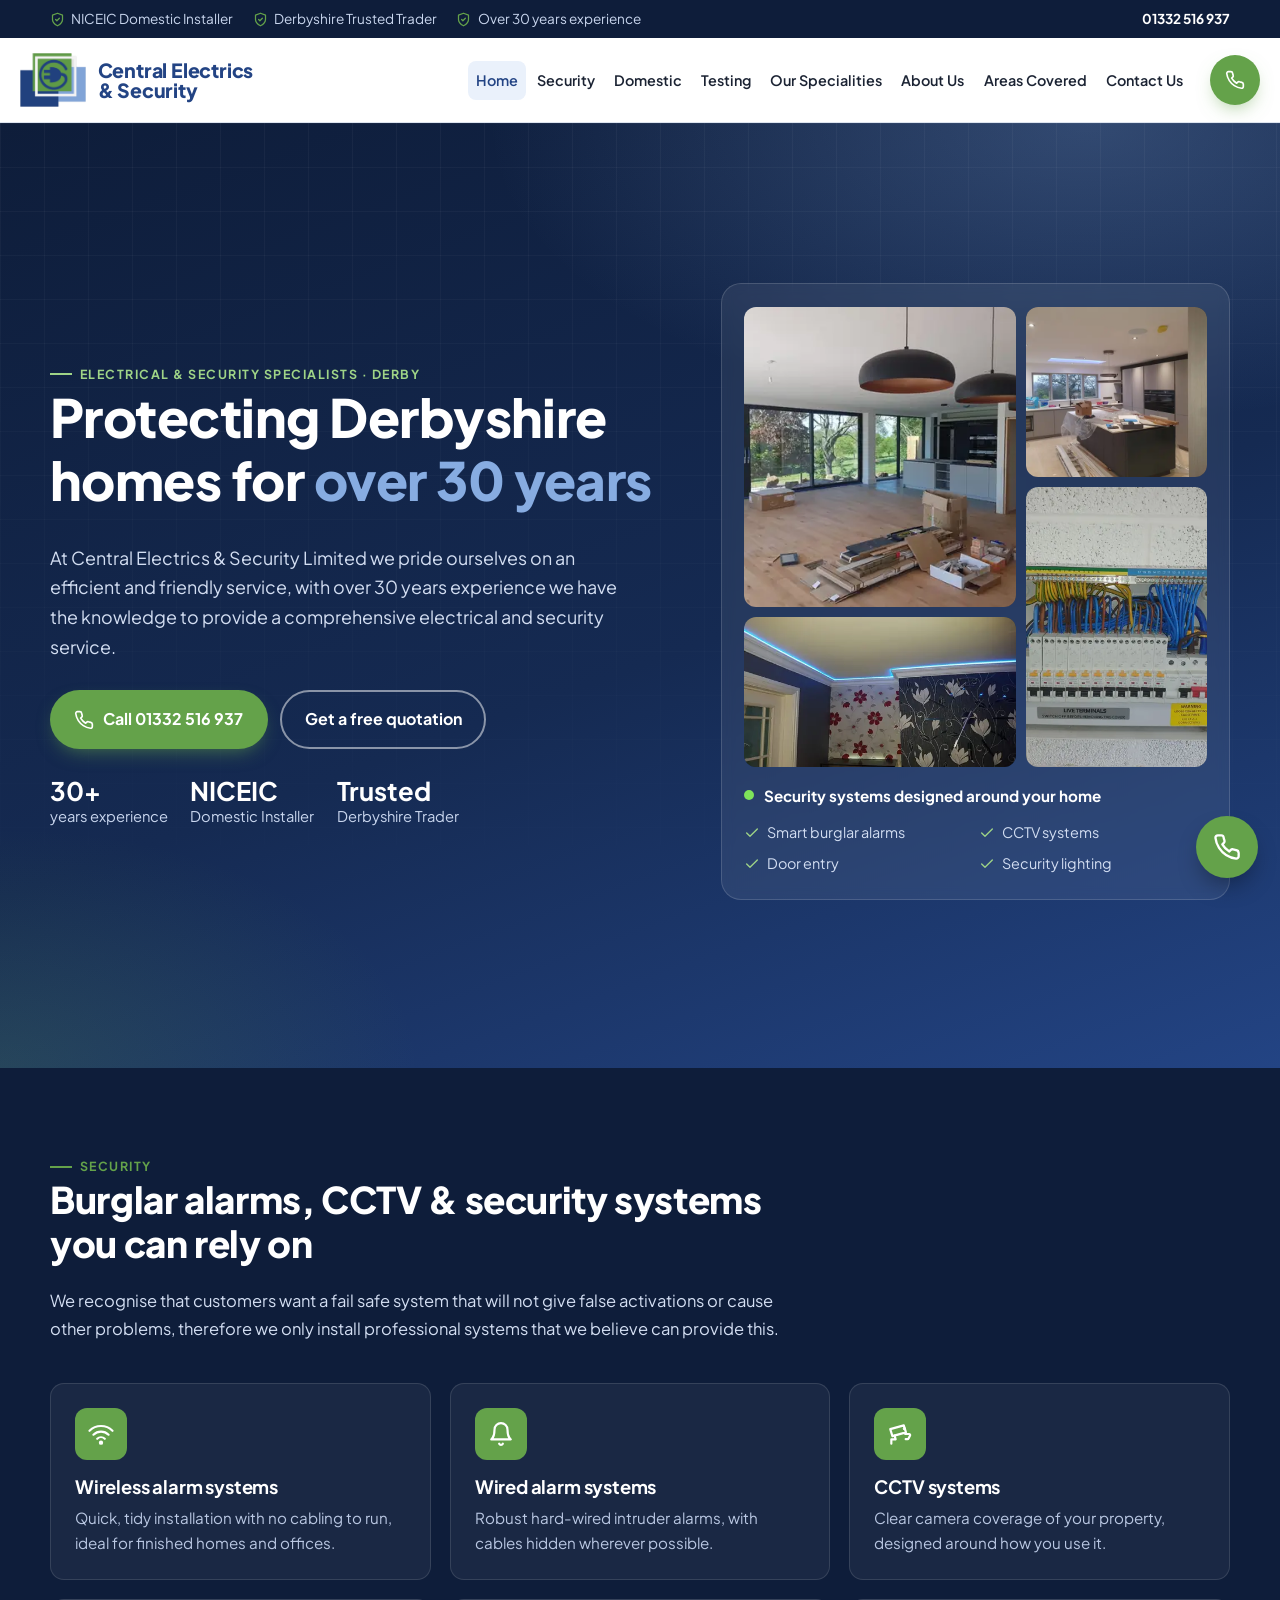
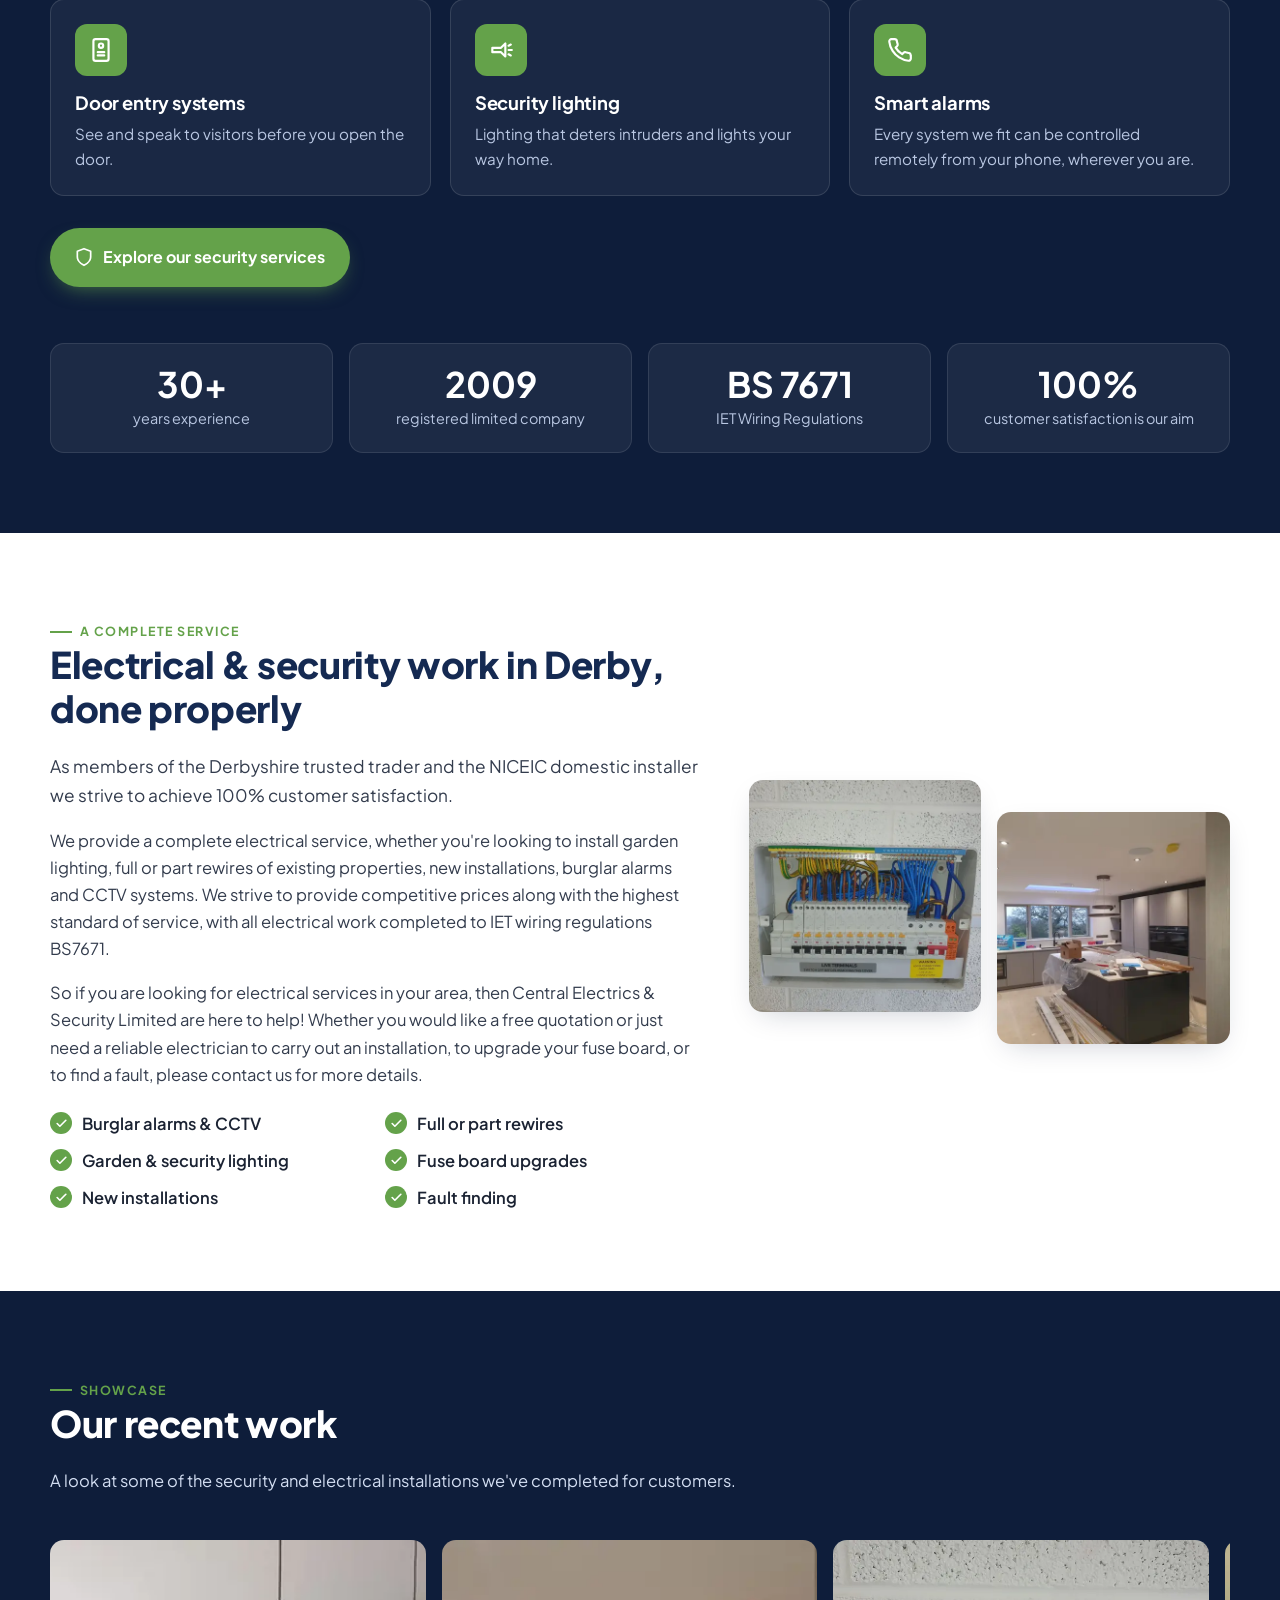
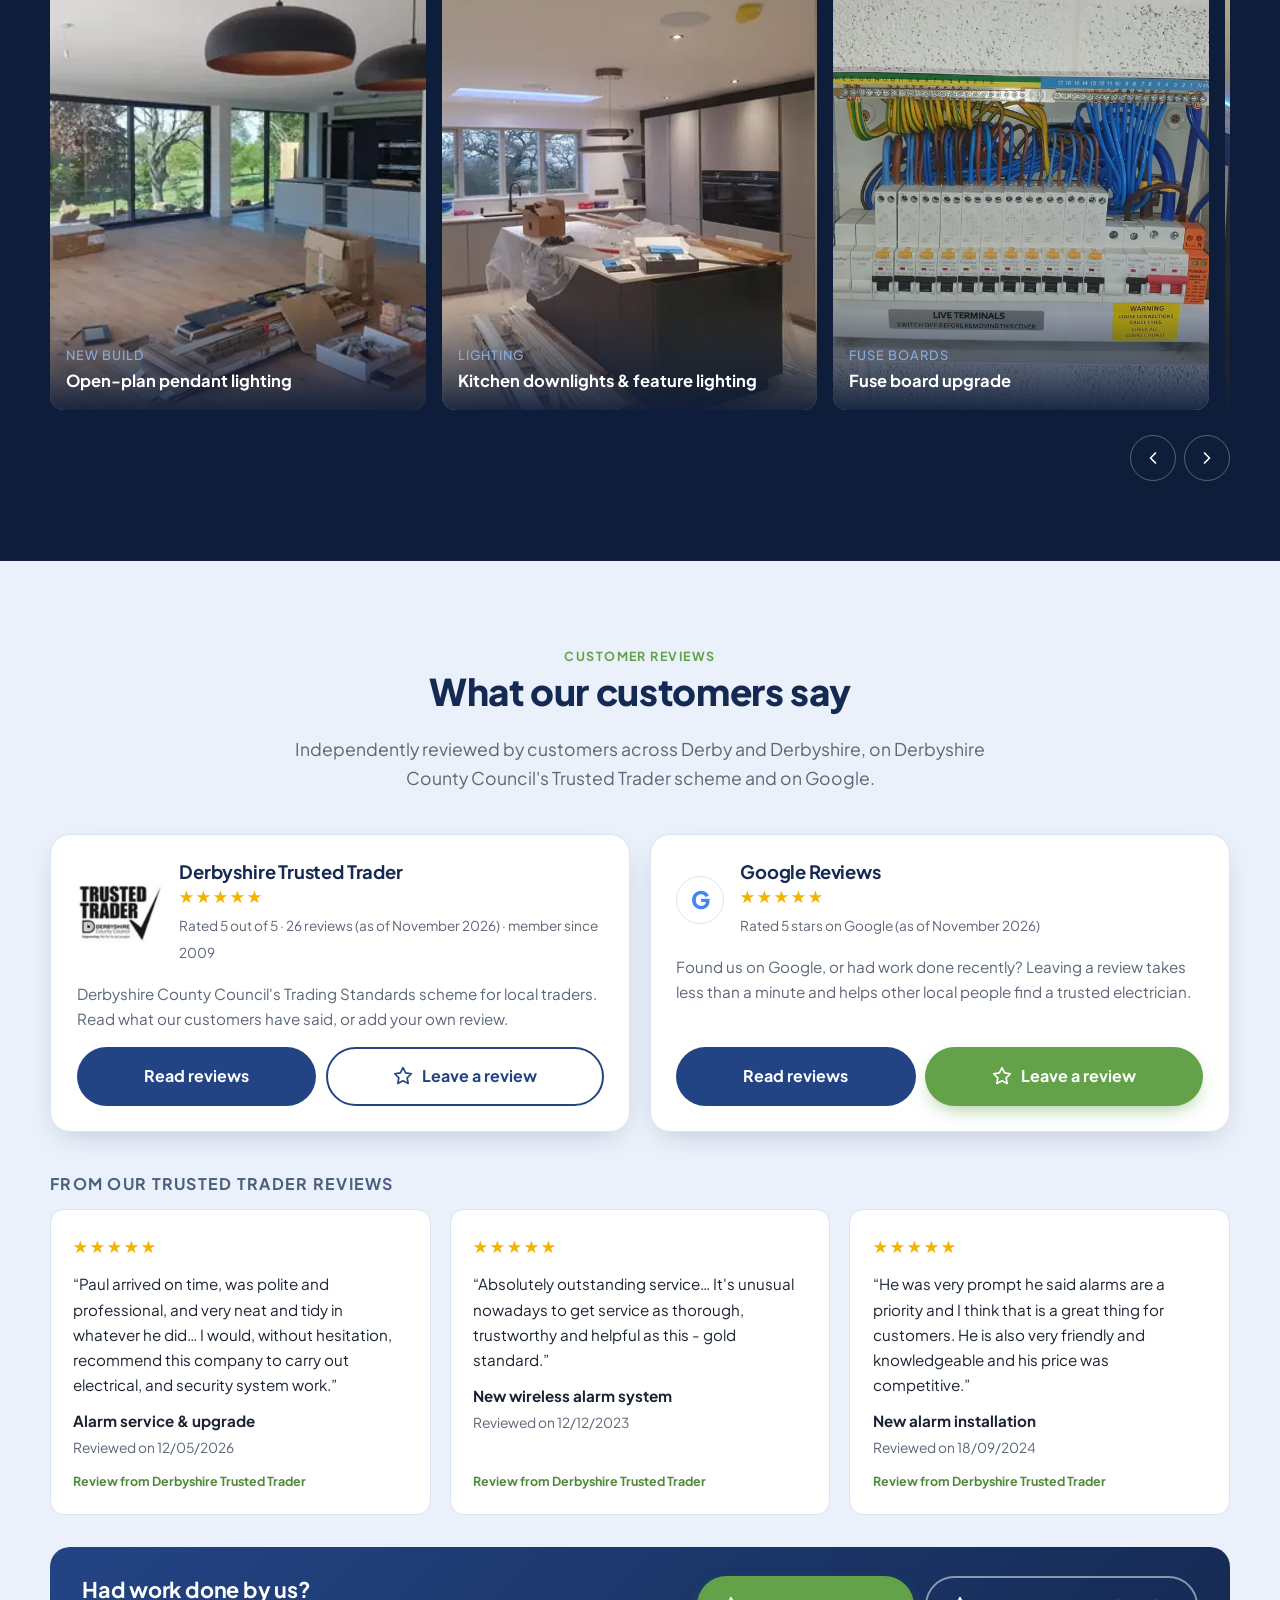
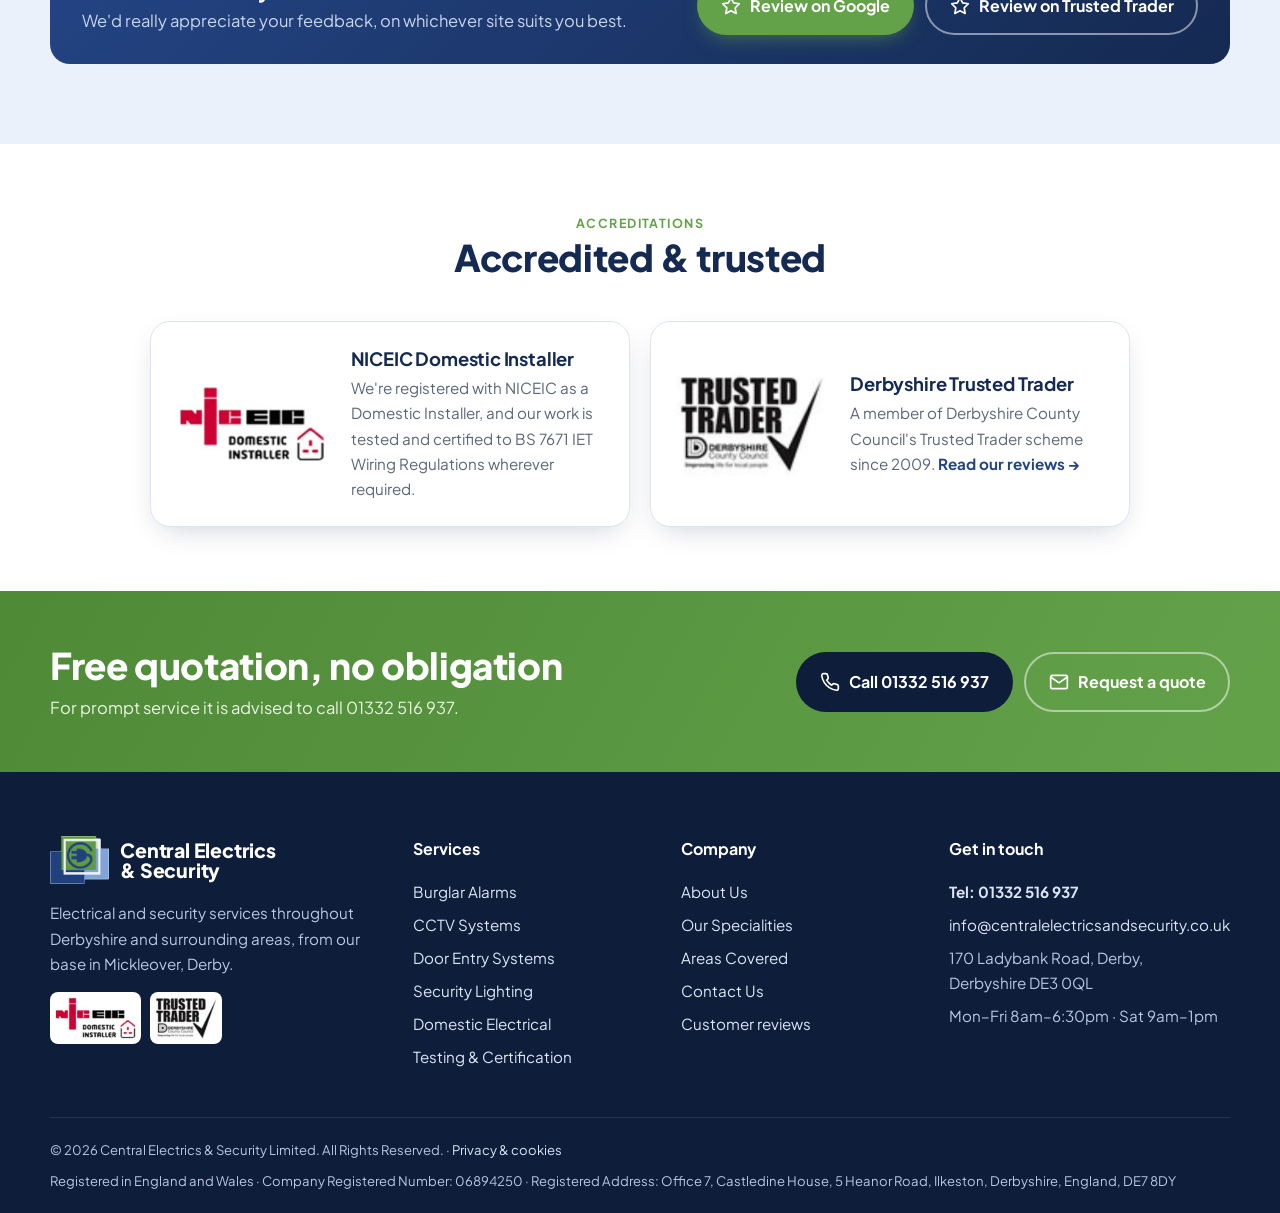
<file: index.html>
<!DOCTYPE html>
<html lang="en-GB">
<head>
<meta charset="utf-8">
<meta name="viewport" content="width=device-width, initial-scale=1, viewport-fit=cover">
<title>Central Electrics & Security | Electricians, Burglar Alarms & CCTV in Derby</title>
<meta name="description" content="Central Electrics & Security Ltd, Derby. Burglar alarms, CCTV, door entry, security lighting and domestic electrical work. NICEIC Domestic Installer with over 30 years experience.">
<meta name="theme-color" content="#0e1d3a">
<link rel="canonical" href="https://www.centralelectricsandsecurity.co.uk/">
<meta property="og:type" content="website">
<meta property="og:locale" content="en_GB">
<meta property="og:site_name" content="Central Electrics &amp; Security">
<meta property="og:title" content="Central Electrics & Security | Electricians, Burglar Alarms & CCTV in Derby">
<meta property="og:description" content="Central Electrics & Security Ltd, Derby. Burglar alarms, CCTV, door entry, security lighting and domestic electrical work. NICEIC Domestic Installer with over 30 years experience.">
<meta property="og:url" content="https://www.centralelectricsandsecurity.co.uk/">
<meta property="og:image" content="https://www.centralelectricsandsecurity.co.uk/images/share-square.png">
<meta property="og:image:width" content="600"><meta property="og:image:height" content="600">
<meta property="og:image:alt" content="Central Electrics &amp; Security logo">
<meta name="twitter:card" content="summary_large_image">
<meta name="twitter:image" content="https://www.centralelectricsandsecurity.co.uk/images/share.jpg">
<meta name="twitter:image:alt" content="Central Electrics &amp; Security: burglar alarms, CCTV and electrical work in Derby">
<meta name="format-detection" content="telephone=yes">
<link rel="icon" type="image/png" href="images/favicon.png">
<link rel="apple-touch-icon" href="images/apple-touch-icon.png">
<link rel="preconnect" href="https://fonts.googleapis.com"><link rel="preconnect" href="https://fonts.gstatic.com" crossorigin>
<link rel="preload" as="style" href="https://fonts.googleapis.com/css2?family=Plus+Jakarta+Sans:wght@400;500;600;700;800&display=optional" onload="this.onload=null;this.rel='stylesheet'">
<noscript><link rel="stylesheet" href="https://fonts.googleapis.com/css2?family=Plus+Jakarta+Sans:wght@400;500;600;700;800&display=optional"></noscript>
<link rel="preload" as="image" imagesrcset="images/projects/open-plan-pendant-lighting-480.webp 480w, images/projects/open-plan-pendant-lighting-800.webp 800w, images/projects/open-plan-pendant-lighting-1200.webp 1200w, images/projects/open-plan-pendant-lighting.webp 1600w" imagesizes="(max-width: 900px) 60vw, 340px" fetchpriority="high">
<link rel="stylesheet" href="css/style.css?v=20261120c">
<script type="application/ld+json">{"@context": "https://schema.org", "@type": "Electrician", "@id": "https://www.centralelectricsandsecurity.co.uk/#business", "name": "Central Electrics & Security Ltd", "url": "https://www.centralelectricsandsecurity.co.uk/", "telephone": "+441332516937", "email": "info@centralelectricsandsecurity.co.uk", "image": "https://www.centralelectricsandsecurity.co.uk/images/projects/open-plan-pendant-lighting.jpg", "logo": "https://www.centralelectricsandsecurity.co.uk/images/icon.png", "description": "Family run electrical and security business in Mickleover, Derby. Burglar alarms, smart alarms, CCTV, door entry, security lighting and domestic electrical work. NICEIC Domestic Installer and Derbyshire Trusted Trader.", "founder": {"@type": "Person", "name": "Paul Fowlkes", "jobTitle": "Electrician & Security Installer"}, "foundingDate": "2009-05-01", "address": {"@type": "PostalAddress", "streetAddress": "170 Ladybank Road", "addressLocality": "Mickleover, Derby", "addressRegion": "Derbyshire", "postalCode": "DE3 0QL", "addressCountry": "GB"}, "geo": {"@type": "GeoCoordinates", "latitude": 52.9119798, "longitude": -1.5547513}, "areaServed": [{"@type": "City", "name": "Derby"}, {"@type": "Place", "name": "Mickleover"}, {"@type": "Place", "name": "Littleover"}, {"@type": "Place", "name": "Allestree"}, {"@type": "Place", "name": "Duffield"}, {"@type": "Place", "name": "Quarndon"}, {"@type": "AdministrativeArea", "name": "Derbyshire"}], "openingHoursSpecification": [{"@type": "OpeningHoursSpecification", "dayOfWeek": ["Monday", "Tuesday", "Wednesday", "Thursday", "Friday"], "opens": "08:00", "closes": "18:30"}, {"@type": "OpeningHoursSpecification", "dayOfWeek": "Saturday", "opens": "09:00", "closes": "13:00"}], "sameAs": ["https://www.google.com/maps/place/?q=place_id:ChIJi2XwCVb2eUgR8YL2YHHdaZI", "https://apps.derbyshire.gov.uk/applications/trusted-trader/profile.asp?tid=56896"], "knowsAbout": ["Burglar alarms", "Smart alarms", "CCTV", "Door entry systems", "Security lighting", "Fuse board upgrades", "Rewiring", "Electrical testing"]}</script>
</head>
<body>
<a class="skip" href="#main">Skip to content</a>
<div class="topbar"><div class="container">
  <div class="badges"><span><svg viewBox="0 0 24 24" fill="none" stroke="currentColor" stroke-width="2" stroke-linecap="round" stroke-linejoin="round" aria-hidden="true" ><path d="M12 22s8-4 8-10V5l-8-3-8 3v7c0 6 8 10 8 10z"/><path d="m9 12 2 2 4-4"/></svg> NICEIC Domestic Installer</span><span><svg viewBox="0 0 24 24" fill="none" stroke="currentColor" stroke-width="2" stroke-linecap="round" stroke-linejoin="round" aria-hidden="true" ><path d="M12 22s8-4 8-10V5l-8-3-8 3v7c0 6 8 10 8 10z"/><path d="m9 12 2 2 4-4"/></svg> Derbyshire Trusted Trader</span><span><svg viewBox="0 0 24 24" fill="none" stroke="currentColor" stroke-width="2" stroke-linecap="round" stroke-linejoin="round" aria-hidden="true" ><path d="M12 22s8-4 8-10V5l-8-3-8 3v7c0 6 8 10 8 10z"/><path d="m9 12 2 2 4-4"/></svg> Over 30 years experience</span></div>
  <a href="tel:+441332516937">01332 516 937</a>
</div></div>
<header class="site-header"><div class="container">
  <a class="logo" href="index.html" aria-label="Central Electrics &amp; Security home"><img src="images/icon.png" alt="" width="66" height="54"><span class="wordmark">Central Electrics<br>&amp; Security</span></a>
  <nav class="nav" aria-label="Main"><ul><li><a href="index.html" aria-current="page">Home</a></li><li><a href="security.html">Security</a></li><li><a href="domestic.html">Domestic</a></li><li><a href="testing.html">Testing</a></li><li><a href="our-speciality.html">Our Specialities</a></li><li><a href="aboutus.html">About Us</a></li><li><a href="areascovered.html">Areas Covered</a></li><li><a href="contactus.html">Contact Us</a></li></ul></nav>
  <a class="btn btn-green header-call" href="tel:+441332516937"><svg viewBox="0 0 24 24" fill="none" stroke="currentColor" stroke-width="2" stroke-linecap="round" stroke-linejoin="round" aria-hidden="true" ><path d="M22 16.9v3a2 2 0 0 1-2.2 2 19.8 19.8 0 0 1-8.6-3.1 19.5 19.5 0 0 1-6-6A19.8 19.8 0 0 1 2.1 4.2 2 2 0 0 1 4.1 2h3a2 2 0 0 1 2 1.7c.1.9.4 1.8.7 2.7a2 2 0 0 1-.5 2.1L8 9.8a16 16 0 0 0 6 6l1.3-1.3a2 2 0 0 1 2.1-.4c.9.3 1.8.6 2.7.7a2 2 0 0 1 1.7 2z"/></svg><span><span class="long">Call </span>01332 516 937</span></a>
  <button class="menu-btn" aria-label="Open menu" aria-expanded="false"><svg viewBox="0 0 24 24" fill="none" stroke="currentColor" stroke-width="2" stroke-linecap="round" stroke-linejoin="round" aria-hidden="true" ><path d="M3 6h18M3 12h18M3 18h18"/></svg></button>
</div></header>
<main id="main">

<section class="hero"><div class="container">
  <div>
    <span class="eyebrow">Electrical &amp; Security Specialists &middot; Derby</span>
    <h1>Protecting Derbyshire homes for <em>over 30 years</em></h1>
    <p>At Central Electrics &amp; Security Limited we pride ourselves on an efficient and friendly service, with over 30 years experience we have the knowledge to provide a comprehensive electrical and security service.</p>
    <div class="hero-ctas">
      <a class="btn btn-green" href="tel:+441332516937"><svg viewBox="0 0 24 24" fill="none" stroke="currentColor" stroke-width="2" stroke-linecap="round" stroke-linejoin="round" aria-hidden="true" ><path d="M22 16.9v3a2 2 0 0 1-2.2 2 19.8 19.8 0 0 1-8.6-3.1 19.5 19.5 0 0 1-6-6A19.8 19.8 0 0 1 2.1 4.2 2 2 0 0 1 4.1 2h3a2 2 0 0 1 2 1.7c.1.9.4 1.8.7 2.7a2 2 0 0 1-.5 2.1L8 9.8a16 16 0 0 0 6 6l1.3-1.3a2 2 0 0 1 2.1-.4c.9.3 1.8.6 2.7.7a2 2 0 0 1 1.7 2z"/></svg> Call 01332 516 937</a>
      <a class="btn btn-ghost" href="contactus.html#quote">Get a free quotation</a>
    </div>
    <div class="hero-trust">
      <div><b>30+</b>years experience</div>
      <div><b>NICEIC</b>Domestic Installer</div>
      <div><b>Trusted</b>Derbyshire Trader</div>
    </div>
  </div>
  <div class="hero-card">
    <div class="collage">
      <div class="slides c1"><img fetchpriority="high" src="images/projects/open-plan-pendant-lighting.jpg" alt="Open-plan pendant lighting" class="on" srcset="images/projects/open-plan-pendant-lighting-480.webp 480w, images/projects/open-plan-pendant-lighting-800.webp 800w, images/projects/open-plan-pendant-lighting-1200.webp 1200w, images/projects/open-plan-pendant-lighting.webp 1600w" sizes="(max-width: 900px) 60vw, 340px" width="1600" height="1200"><img src="images/projects/new-build-exterior.jpg" alt="New build electrical installation" loading="lazy" srcset="images/projects/new-build-exterior-480.webp 480w, images/projects/new-build-exterior-800.webp 800w, images/projects/new-build-exterior-1200.webp 1200w, images/projects/new-build-exterior.webp 1600w" sizes="(max-width: 900px) 60vw, 340px" width="1600" height="1200" decoding="async"></div>
      <div class="slides c2"><img src="images/projects/kitchen-lighting.jpg" alt="Kitchen downlights and feature lighting" class="on" srcset="images/projects/kitchen-lighting-480.webp 480w, images/projects/kitchen-lighting-800.webp 800w, images/projects/kitchen-lighting-1200.webp 1200w, images/projects/kitchen-lighting.webp 1600w" sizes="(max-width: 900px) 60vw, 340px" width="1600" height="1600" decoding="async"><img src="images/projects/led-ceiling-lighting-red.jpg" alt="Kitchen LED lighting" loading="lazy" srcset="images/projects/led-ceiling-lighting-red-480.webp 480w, images/projects/led-ceiling-lighting-red-800.webp 800w, images/projects/led-ceiling-lighting-red-1200.webp 1200w, images/projects/led-ceiling-lighting-red.webp 1600w" sizes="(max-width: 900px) 60vw, 340px" width="1600" height="1022" decoding="async"></div>
      <div class="slides c3"><img src="images/projects/consumer-unit-upgrade-2.jpg" alt="New fuse board installation" class="on" srcset="images/projects/consumer-unit-upgrade-2-480.webp 480w, images/projects/consumer-unit-upgrade-2-800.webp 800w, images/projects/consumer-unit-upgrade-2-1200.webp 1200w, images/projects/consumer-unit-upgrade-2.webp 1600w" sizes="(max-width: 900px) 60vw, 340px" width="1600" height="1600" decoding="async"><img src="images/projects/first-fix-cabling.jpg" alt="First fix cabling" loading="lazy" srcset="images/projects/first-fix-cabling-480.webp 480w, images/projects/first-fix-cabling.webp 757w" sizes="(max-width: 900px) 60vw, 340px" width="757" height="1600" decoding="async"></div>
      <div class="slides c4"><img src="images/projects/led-coving-lighting.jpg" alt="LED coving lighting" class="on" srcset="images/projects/led-coving-lighting-480.webp 480w, images/projects/led-coving-lighting-800.webp 800w, images/projects/led-coving-lighting-1200.webp 1200w, images/projects/led-coving-lighting.webp 1600w" sizes="(max-width: 900px) 60vw, 340px" width="1600" height="1200" decoding="async"><img src="images/projects/labelled-fuse-board.jpg" alt="Labelled and certified fuse board" loading="lazy" srcset="images/projects/labelled-fuse-board-480.webp 480w, images/projects/labelled-fuse-board-800.webp 800w, images/projects/labelled-fuse-board-1200.webp 1200w, images/projects/labelled-fuse-board.webp 1600w" sizes="(max-width: 900px) 60vw, 340px" width="1600" height="1600" decoding="async"></div>
    </div>
    <div class="status"><span class="dot"></span> Security systems designed around your home</div>
    <ul>
      <li><svg viewBox="0 0 24 24" fill="none" stroke="currentColor" stroke-width="2" stroke-linecap="round" stroke-linejoin="round" aria-hidden="true" ><path d="M20 6 9 17l-5-5"/></svg> Smart burglar alarms</li><li><svg viewBox="0 0 24 24" fill="none" stroke="currentColor" stroke-width="2" stroke-linecap="round" stroke-linejoin="round" aria-hidden="true" ><path d="M20 6 9 17l-5-5"/></svg> CCTV systems</li>
      <li><svg viewBox="0 0 24 24" fill="none" stroke="currentColor" stroke-width="2" stroke-linecap="round" stroke-linejoin="round" aria-hidden="true" ><path d="M20 6 9 17l-5-5"/></svg> Door entry</li><li><svg viewBox="0 0 24 24" fill="none" stroke="currentColor" stroke-width="2" stroke-linecap="round" stroke-linejoin="round" aria-hidden="true" ><path d="M20 6 9 17l-5-5"/></svg> Security lighting</li>
    </ul>
  </div>
</div></section>

<section class="bg-dark"><div class="container">
  <div class="section-head">
    <span class="eyebrow">Security</span>
    <h2>Burglar alarms, CCTV &amp; security systems you can rely on</h2>
    <p>We recognise that customers want a fail safe system that will not give false activations or cause other problems, therefore we only install professional systems that we believe can provide this.</p>
  </div>
  <div class="grid grid-3"><div class="card sec reveal"><div class="icon"><svg viewBox="0 0 24 24" fill="none" stroke="currentColor" stroke-width="2" stroke-linecap="round" stroke-linejoin="round" aria-hidden="true" ><path d="M5 12.6a10 10 0 0 1 14 0"/><path d="M1.4 9a15 15 0 0 1 21.2 0"/><path d="M8.5 16.4a5 5 0 0 1 7 0"/><circle cx="12" cy="20" r="1"/></svg></div><h3>Wireless alarm systems</h3><p>Quick, tidy installation with no cabling to run, ideal for finished homes and offices.</p></div><div class="card sec reveal"><div class="icon"><svg viewBox="0 0 24 24" fill="none" stroke="currentColor" stroke-width="2" stroke-linecap="round" stroke-linejoin="round" aria-hidden="true" ><path d="M6 8a6 6 0 0 1 12 0c0 7 3 9 3 9H3s3-2 3-9"/><path d="M10.3 21a1.9 1.9 0 0 0 3.4 0"/></svg></div><h3>Wired alarm systems</h3><p>Robust hard-wired intruder alarms, with cables hidden wherever possible.</p></div><div class="card sec reveal"><div class="icon"><svg viewBox="0 0 24 24" fill="none" stroke="currentColor" stroke-width="2" stroke-linecap="round" stroke-linejoin="round" aria-hidden="true" ><path d="M16.75 12h3.63a1 1 0 0 1 .9 1.45l-1.38 2.76a1 1 0 0 1-.9.55h-1.76"/><path d="M3 7.5 15.5 4l2 6.5L5 14z"/><path d="M7 13.5 8 17H4v4"/><circle cx="16" cy="7" r=".5"/></svg></div><h3>CCTV systems</h3><p>Clear camera coverage of your property, designed around how you use it.</p></div><div class="card sec reveal"><div class="icon"><svg viewBox="0 0 24 24" fill="none" stroke="currentColor" stroke-width="2" stroke-linecap="round" stroke-linejoin="round" aria-hidden="true" ><rect x="5" y="2" width="14" height="20" rx="2"/><circle cx="12" cy="8" r="2"/><path d="M9 14h6M9 17h6"/></svg></div><h3>Door entry systems</h3><p>See and speak to visitors before you open the door.</p></div><div class="card sec reveal"><div class="icon"><svg viewBox="0 0 24 24" fill="none" stroke="currentColor" stroke-width="2" stroke-linecap="round" stroke-linejoin="round" aria-hidden="true" ><path d="M4 10h8l4-4v12l-4-4H4z"/><path d="M19 8l2-1M19 12h3M19 16l2 1"/></svg></div><h3>Security lighting</h3><p>Lighting that deters intruders and lights your way home.</p></div><div class="card sec reveal"><div class="icon"><svg viewBox="0 0 24 24" fill="none" stroke="currentColor" stroke-width="2" stroke-linecap="round" stroke-linejoin="round" aria-hidden="true" ><path d="M22 16.9v3a2 2 0 0 1-2.2 2 19.8 19.8 0 0 1-8.6-3.1 19.5 19.5 0 0 1-6-6A19.8 19.8 0 0 1 2.1 4.2 2 2 0 0 1 4.1 2h3a2 2 0 0 1 2 1.7c.1.9.4 1.8.7 2.7a2 2 0 0 1-.5 2.1L8 9.8a16 16 0 0 0 6 6l1.3-1.3a2 2 0 0 1 2.1-.4c.9.3 1.8.6 2.7.7a2 2 0 0 1 1.7 2z"/></svg></div><h3>Smart alarms</h3><p>Every system we fit can be controlled remotely from your phone, wherever you are.</p></div></div>
  <div style="margin-top:2rem"><a class="btn btn-green" href="security.html"><svg viewBox="0 0 24 24" fill="none" stroke="currentColor" stroke-width="2" stroke-linecap="round" stroke-linejoin="round" aria-hidden="true" ><path d="M12 22s8-4 8-10V5l-8-3-8 3v7c0 6 8 10 8 10z"/></svg> Explore our security services</a></div>
  <div class="stats" style="margin-top:3.5rem">
    <div><b>30+</b><span>years experience</span></div>
    <div><b>2009</b><span>registered limited company</span></div>
    <div><b>BS 7671</b><span>IET Wiring Regulations</span></div>
    <div><b>100%</b><span>customer satisfaction is our aim</span></div>
  </div>
</div></section>

<section><div class="container split">
  <div class="prose reveal">
    <span class="eyebrow">A complete service</span>
    <h2>Electrical &amp; security work in Derby, done properly</h2>
    <p>As members of the Derbyshire trusted trader and the NICEIC domestic installer we strive to achieve 100% customer satisfaction.</p>
    <p>We provide a complete electrical service, whether you're looking to install garden lighting, full or part rewires of existing properties, new installations, burglar alarms and CCTV systems. We strive to provide competitive prices along with the highest standard of service, with all electrical work completed to IET wiring regulations BS7671.</p>
    <p>So if you are looking for electrical services in your area, then Central Electrics &amp; Security Limited are here to help! Whether you would like a free quotation or just need a reliable electrician to carry out an installation, to upgrade your fuse board, or to find a fault, please contact us for more details.</p>
    <ul class="checks" style="margin-top:1.4rem">
      <li>Burglar alarms &amp; CCTV</li><li>Full or part rewires</li><li>Garden &amp; security lighting</li>
      <li>Fuse board upgrades</li><li>New installations</li><li>Fault finding</li>
    </ul>
  </div>
  <div class="media media-stack reveal">
    <img src="images/projects/consumer-unit-upgrade-2.jpg" alt="New fuse board installation" loading="lazy" srcset="images/projects/consumer-unit-upgrade-2-480.webp 480w, images/projects/consumer-unit-upgrade-2-800.webp 800w, images/projects/consumer-unit-upgrade-2-1200.webp 1200w, images/projects/consumer-unit-upgrade-2.webp 1600w" sizes="(max-width: 860px) 50vw, 260px" width="1600" height="1600" decoding="async">
    <img src="images/projects/kitchen-lighting.jpg" alt="Kitchen lighting installation" loading="lazy" style="margin-top:2rem" srcset="images/projects/kitchen-lighting-480.webp 480w, images/projects/kitchen-lighting-800.webp 800w, images/projects/kitchen-lighting-1200.webp 1200w, images/projects/kitchen-lighting.webp 1600w" sizes="(max-width: 860px) 50vw, 260px" width="1600" height="1600" decoding="async">
  </div>
</div></section>

<section class="bg-dark" id="showcase"><div class="container">
  <div class="section-head">
    <span class="eyebrow">Showcase</span>
    <h2>Our recent work</h2>
    <p>A look at some of the security and electrical installations we've completed for customers.</p>
  </div>
  <div class="reel-wrap">
  <!-- SHOWCASE REEL: add a new project by copying a <figure> line.
       Videos work too: <figure><video src="videos/job.mp4" muted loop playsinline autoplay></video><figcaption><small>Security</small>Title</figcaption></figure> -->
  <div class="reel" tabindex="0" aria-label="Showcase of our work"><figure><img src="images/projects/open-plan-pendant-lighting.jpg" alt="Open-plan pendant lighting" loading="lazy" srcset="images/projects/open-plan-pendant-lighting-480.webp 480w, images/projects/open-plan-pendant-lighting-800.webp 800w, images/projects/open-plan-pendant-lighting-1200.webp 1200w, images/projects/open-plan-pendant-lighting.webp 1600w" sizes="(max-width: 560px) 78vw, 380px" width="1600" height="1200" decoding="async"><figcaption><small>New build</small>Open-plan pendant lighting</figcaption></figure><figure><img src="images/projects/kitchen-lighting.jpg" alt="Kitchen downlights &amp; feature lighting" loading="lazy" srcset="images/projects/kitchen-lighting-480.webp 480w, images/projects/kitchen-lighting-800.webp 800w, images/projects/kitchen-lighting-1200.webp 1200w, images/projects/kitchen-lighting.webp 1600w" sizes="(max-width: 560px) 78vw, 380px" width="1600" height="1600" decoding="async"><figcaption><small>Lighting</small>Kitchen downlights &amp; feature lighting</figcaption></figure><figure><img src="images/projects/consumer-unit-upgrade-2.jpg" alt="Fuse board upgrade" loading="lazy" srcset="images/projects/consumer-unit-upgrade-2-480.webp 480w, images/projects/consumer-unit-upgrade-2-800.webp 800w, images/projects/consumer-unit-upgrade-2-1200.webp 1200w, images/projects/consumer-unit-upgrade-2.webp 1600w" sizes="(max-width: 860px) 100vw, 560px" width="1600" height="1600" decoding="async"><figcaption><small>Fuse boards</small>Fuse board upgrade</figcaption></figure><figure><img src="images/projects/led-coving-lighting.jpg" alt="LED coving lighting" loading="lazy" srcset="images/projects/led-coving-lighting-480.webp 480w, images/projects/led-coving-lighting-800.webp 800w, images/projects/led-coving-lighting-1200.webp 1200w, images/projects/led-coving-lighting.webp 1600w" sizes="(max-width: 860px) 100vw, 560px" width="1600" height="1200" decoding="async"><figcaption><small>Lighting</small>LED coving lighting</figcaption></figure><figure><img src="images/projects/new-build-exterior.jpg" alt="New build electrical installation" loading="lazy" srcset="images/projects/new-build-exterior-480.webp 480w, images/projects/new-build-exterior-800.webp 800w, images/projects/new-build-exterior-1200.webp 1200w, images/projects/new-build-exterior.webp 1600w" sizes="(max-width: 860px) 100vw, 560px" width="1600" height="1200" decoding="async"><figcaption><small>New build</small>New build electrical installation</figcaption></figure><figure><img src="images/projects/labelled-fuse-board.jpg" alt="Tested, labelled &amp; certified" loading="lazy" srcset="images/projects/labelled-fuse-board-480.webp 480w, images/projects/labelled-fuse-board-800.webp 800w, images/projects/labelled-fuse-board-1200.webp 1200w, images/projects/labelled-fuse-board.webp 1600w" sizes="(max-width: 860px) 100vw, 560px" width="1600" height="1600" decoding="async"><figcaption><small>Testing</small>Tested, labelled &amp; certified</figcaption></figure><figure><img src="images/projects/led-ceiling-lighting-red.jpg" alt="Kitchen LED lighting" loading="lazy" srcset="images/projects/led-ceiling-lighting-red-480.webp 480w, images/projects/led-ceiling-lighting-red-800.webp 800w, images/projects/led-ceiling-lighting-red-1200.webp 1200w, images/projects/led-ceiling-lighting-red.webp 1600w" sizes="(max-width: 860px) 100vw, 560px" width="1600" height="1022" decoding="async"><figcaption><small>Lighting</small>Kitchen LED lighting</figcaption></figure><figure><img src="images/projects/first-fix-cabling.jpg" alt="First fix cabling" loading="lazy" srcset="images/projects/first-fix-cabling-480.webp 480w, images/projects/first-fix-cabling.webp 757w" sizes="(max-width: 860px) 100vw, 560px" width="757" height="1600" decoding="async"><figcaption><small>Rewiring</small>First fix cabling</figcaption></figure></div>
  <div class="reel-ctrl"><button data-prev aria-label="Previous"><svg viewBox="0 0 24 24" fill="none" stroke="currentColor" stroke-width="2" stroke-linecap="round" stroke-linejoin="round" aria-hidden="true" ><path d="m15 18-6-6 6-6"/></svg></button><button data-next aria-label="Next"><svg viewBox="0 0 24 24" fill="none" stroke="currentColor" stroke-width="2" stroke-linecap="round" stroke-linejoin="round" aria-hidden="true" ><path d="m9 18 6-6-6-6"/></svg></button></div>
</div>
</div></section>

<section class="bg-soft" id="reviews"><div class="container">
  <div class="section-head center">
    <span class="eyebrow">Customer Reviews</span>
    <h2>What our customers say</h2>
    <p class="lead">Independently reviewed by customers across Derby and Derbyshire, on Derbyshire County Council's Trusted Trader scheme and on Google.</p>
  </div>

  <div class="platforms">
    <div class="platform reveal">
      <div class="platform-top">
        <img src="images/trusted-trader.png" alt="Derbyshire Trusted Trader" width="87" height="60">
        <div><h3>Derbyshire Trusted Trader</h3><div class="stars" aria-hidden="true">★★★★★</div><small>Rated 5 out of 5 &middot; 26 reviews (as of November 2026) &middot; member since 2009</small></div>
      </div>
      <p>Derbyshire County Council's Trading Standards scheme for local traders. Read what our customers have said, or add your own review.</p>
      <div class="platform-btns">
        <a class="btn btn-navy" href="https://apps.derbyshire.gov.uk/applications/trusted-trader/profile.asp?tid=56896&d=20&p=DE30QL&q=Electricians" target="_blank" rel="noopener">Read reviews</a>
        <a class="btn btn-outline" href="https://tradingstandards.derbyshire.gov.uk/resident2/s/trusted-trader-feedback" target="_blank" rel="noopener"><svg viewBox="0 0 24 24" fill="none" stroke="currentColor" stroke-width="2" stroke-linecap="round" stroke-linejoin="round" aria-hidden="true" ><path d="m12 2 3.1 6.3 6.9 1-5 4.9 1.2 6.8L12 17.8 5.8 21l1.2-6.8-5-4.9 6.9-1z"/></svg> Leave a review</a>
      </div>
    </div>
    <div class="platform reveal">
      <div class="platform-top">
        <div class="g-badge" aria-hidden="true">G</div>
        <div><h3>Google Reviews</h3><div class="stars" aria-hidden="true" id="g-stars">★★★★★</div><small id="g-count">Rated 5 stars on Google (as of November 2026)</small></div>
      </div>
      <p>Found us on Google, or had work done recently? Leaving a review takes less than a minute and helps other local people find a trusted electrician.</p>
      <div class="platform-btns">
        <a class="btn btn-navy" href="#" data-read-reviews>Read reviews</a>
        <a class="btn btn-green" href="#" data-write-review><svg viewBox="0 0 24 24" fill="none" stroke="currentColor" stroke-width="2" stroke-linecap="round" stroke-linejoin="round" aria-hidden="true" ><path d="m12 2 3.1 6.3 6.9 1-5 4.9 1.2 6.8L12 17.8 5.8 21l1.2-6.8-5-4.9 6.9-1z"/></svg> Leave a review</a>
      </div>
    </div>
  </div>

  <h3 class="reviews-sub">From our Trusted Trader reviews</h3>
  <div class="review-grid"><article class="review"><div class="stars" aria-label="5 out of 5">★★★★★</div><p>&ldquo;Paul arrived on time, was polite and professional, and very neat and tidy in whatever he did&hellip; I would, without hesitation, recommend this company to carry out electrical, and security system work.&rdquo;</p>
  <div class="who"><div><b>Alarm service &amp; upgrade</b><small>Reviewed on 12/05/2026</small></div></div>
  <div class="src tt-src">Review from Derbyshire Trusted Trader</div></article><article class="review"><div class="stars" aria-label="5 out of 5">★★★★★</div><p>&ldquo;Absolutely outstanding service&hellip; It's unusual nowadays to get service as thorough, trustworthy and helpful as this - gold standard.&rdquo;</p>
  <div class="who"><div><b>New wireless alarm system</b><small>Reviewed on 12/12/2023</small></div></div>
  <div class="src tt-src">Review from Derbyshire Trusted Trader</div></article><article class="review"><div class="stars" aria-label="5 out of 5">★★★★★</div><p>&ldquo;He was very prompt he said alarms are a priority and I think that is a great thing for customers. He is also very friendly and knowledgeable and his price was competitive.&rdquo;</p>
  <div class="who"><div><b>New alarm installation</b><small>Reviewed on 18/09/2024</small></div></div>
  <div class="src tt-src">Review from Derbyshire Trusted Trader</div></article></div>
  <div id="google-block" hidden>
    <h3 class="reviews-sub">From our Google reviews</h3>
    <div class="review-grid" id="google-reviews"></div>
  </div>

  <div class="review-cta reveal">
    <div><h3>Had work done by us?</h3><p>We'd really appreciate your feedback, on whichever site suits you best.</p></div>
    <div class="btns"><a class="btn btn-green" href="#" data-write-review><svg viewBox="0 0 24 24" fill="none" stroke="currentColor" stroke-width="2" stroke-linecap="round" stroke-linejoin="round" aria-hidden="true" ><path d="m12 2 3.1 6.3 6.9 1-5 4.9 1.2 6.8L12 17.8 5.8 21l1.2-6.8-5-4.9 6.9-1z"/></svg> Review on Google</a><a class="btn btn-ghost" href="https://tradingstandards.derbyshire.gov.uk/resident2/s/trusted-trader-feedback" target="_blank" rel="noopener"><svg viewBox="0 0 24 24" fill="none" stroke="currentColor" stroke-width="2" stroke-linecap="round" stroke-linejoin="round" aria-hidden="true" ><path d="m12 2 3.1 6.3 6.9 1-5 4.9 1.2 6.8L12 17.8 5.8 21l1.2-6.8-5-4.9 6.9-1z"/></svg> Review on Trusted Trader</a></div>
  </div>
</div></section>

<section class="accred-sec"><div class="container">
  <div class="section-head center"><span class="eyebrow">Accreditations</span><h2>Accredited &amp; trusted</h2></div>
  <div class="accred-grid">
    <div class="accred-card reveal">
      <img src="images/niceic-domestic-installer.png" alt="NICEIC Domestic Installer logo" width="300" height="160">
      <div><h3>NICEIC Domestic Installer</h3><p>We're registered with NICEIC as a Domestic Installer, and our work is tested and certified to BS 7671 IET Wiring Regulations wherever required.</p></div>
    </div>
    <a class="accred-card reveal" href="https://apps.derbyshire.gov.uk/applications/trusted-trader/profile.asp?tid=56896&d=20&p=DE30QL&q=Electricians" target="_blank" rel="noopener">
      <img src="images/trusted-trader.png" alt="Derbyshire County Council Trusted Trader logo" width="218" height="151">
      <div><h3>Derbyshire Trusted Trader</h3><p>A member of Derbyshire County Council's Trusted Trader scheme since 2009. <span class="link">Read our reviews &rarr;</span></p></div>
    </a>
  </div>
</div></section>

<section class="cta-band"><div class="container">
  <div><h2>Free quotation, no obligation</h2><p>For prompt service it is advised to call 01332 516 937.</p></div>
  <div class="btns"><a class="btn btn-navy" href="tel:+441332516937"><svg viewBox="0 0 24 24" fill="none" stroke="currentColor" stroke-width="2" stroke-linecap="round" stroke-linejoin="round" aria-hidden="true" ><path d="M22 16.9v3a2 2 0 0 1-2.2 2 19.8 19.8 0 0 1-8.6-3.1 19.5 19.5 0 0 1-6-6A19.8 19.8 0 0 1 2.1 4.2 2 2 0 0 1 4.1 2h3a2 2 0 0 1 2 1.7c.1.9.4 1.8.7 2.7a2 2 0 0 1-.5 2.1L8 9.8a16 16 0 0 0 6 6l1.3-1.3a2 2 0 0 1 2.1-.4c.9.3 1.8.6 2.7.7a2 2 0 0 1 1.7 2z"/></svg> Call 01332 516 937</a><a class="btn btn-ghost" href="contactus.html#quote"><svg viewBox="0 0 24 24" fill="none" stroke="currentColor" stroke-width="2" stroke-linecap="round" stroke-linejoin="round" aria-hidden="true" ><rect x="2" y="4" width="20" height="16" rx="2"/><path d="m22 6-10 7L2 6"/></svg> Request a quote</a></div>
</div></section>

</main>
<footer class="site-footer"><div class="container">
  <div class="footer-grid">
    <div>
      <div class="logo footer-logo"><img src="images/icon.png" alt="" width="60" height="49"><span class="wordmark">Central Electrics<br>&amp; Security</span></div>
      <p>Electrical and security services throughout Derbyshire and surrounding areas, from our base in Mickleover, Derby.</p>
      <div class="footer-accred">
        <img src="images/niceic-domestic-installer.png" alt="NICEIC Domestic Installer" width="98" height="52">
        <a href="https://apps.derbyshire.gov.uk/applications/trusted-trader/profile.asp?tid=56896&d=20&p=DE30QL&q=Electricians" target="_blank" rel="noopener"><img src="images/trusted-trader.png" alt="Derbyshire Trusted Trader" width="75" height="52"></a>
      </div>
    </div>
    <div><h4>Services</h4><ul>
      <li><a href="security.html">Burglar Alarms</a></li><li><a href="security.html">CCTV Systems</a></li>
      <li><a href="security.html">Door Entry Systems</a></li><li><a href="security.html">Security Lighting</a></li>
      <li><a href="domestic.html">Domestic Electrical</a></li><li><a href="testing.html">Testing &amp; Certification</a></li></ul></div>
    <div><h4>Company</h4><ul>
      <li><a href="aboutus.html">About Us</a></li><li><a href="our-speciality.html">Our Specialities</a></li>
      <li><a href="areascovered.html">Areas Covered</a></li><li><a href="contactus.html">Contact Us</a></li>
      <li><a href="#reviews">Customer reviews</a></li></ul></div>
    <div><h4>Get in touch</h4><ul>
      <li><a href="tel:+441332516937"><b>Tel: 01332 516 937</b></a></li>
      <li><a href="mailto:info@centralelectricsandsecurity.co.uk">info@centralelectricsandsecurity.co.uk</a></li>
      <li>170 Ladybank Road, Derby,<br>Derbyshire DE3 0QL</li>
      <li>Mon&ndash;Fri 8am&ndash;6:30pm &middot; Sat 9am&ndash;1pm</li></ul></div>
  </div>
  <div class="footer-bottom">
    <span>&copy; <span data-year></span> Central Electrics &amp; Security Limited. All Rights Reserved. &middot; <a href="privacy.html">Privacy &amp; cookies</a></span>
    <span>Registered in England and Wales &middot; Company Registered Number: 06894250 &middot; Registered Address: Office 7, Castledine House, 5 Heanor Road, Ilkeston, Derbyshire, England, DE7 8DY</span>
  </div>
</div></footer>

<a class="fab-call" href="tel:+441332516937" aria-label="Call 01332 516 937"><svg viewBox="0 0 24 24" fill="none" stroke="currentColor" stroke-width="2" stroke-linecap="round" stroke-linejoin="round" aria-hidden="true" ><path d="M22 16.9v3a2 2 0 0 1-2.2 2 19.8 19.8 0 0 1-8.6-3.1 19.5 19.5 0 0 1-6-6A19.8 19.8 0 0 1 2.1 4.2 2 2 0 0 1 4.1 2h3a2 2 0 0 1 2 1.7c.1.9.4 1.8.7 2.7a2 2 0 0 1-.5 2.1L8 9.8a16 16 0 0 0 6 6l1.3-1.3a2 2 0 0 1 2.1-.4c.9.3 1.8.6 2.7.7a2 2 0 0 1 1.7 2z"/></svg></a>
<nav class="mobile-bar" aria-label="Quick actions">
  <a class="call" href="tel:+441332516937"><svg viewBox="0 0 24 24" fill="none" stroke="currentColor" stroke-width="2" stroke-linecap="round" stroke-linejoin="round" aria-hidden="true" ><path d="M22 16.9v3a2 2 0 0 1-2.2 2 19.8 19.8 0 0 1-8.6-3.1 19.5 19.5 0 0 1-6-6A19.8 19.8 0 0 1 2.1 4.2 2 2 0 0 1 4.1 2h3a2 2 0 0 1 2 1.7c.1.9.4 1.8.7 2.7a2 2 0 0 1-.5 2.1L8 9.8a16 16 0 0 0 6 6l1.3-1.3a2 2 0 0 1 2.1-.4c.9.3 1.8.6 2.7.7a2 2 0 0 1 1.7 2z"/></svg> Call Now</a>
  <a class="alt" href="contactus.html#quote"><svg viewBox="0 0 24 24" fill="none" stroke="currentColor" stroke-width="2" stroke-linecap="round" stroke-linejoin="round" aria-hidden="true" ><path d="M21 15a2 2 0 0 1-2 2H7l-4 4V5a2 2 0 0 1 2-2h14a2 2 0 0 1 2 2z"/></svg> Quote</a>
  <a class="alt" href="#reviews"><svg viewBox="0 0 24 24" fill="none" stroke="currentColor" stroke-width="2" stroke-linecap="round" stroke-linejoin="round" aria-hidden="true" ><path d="m12 2 3.1 6.3 6.9 1-5 4.9 1.2 6.8L12 17.8 5.8 21l1.2-6.8-5-4.9 6.9-1z"/></svg> Reviews</a>
</nav>
<script src="js/main.js?v=20261120c" defer></script>
</body>
</html>
</file>
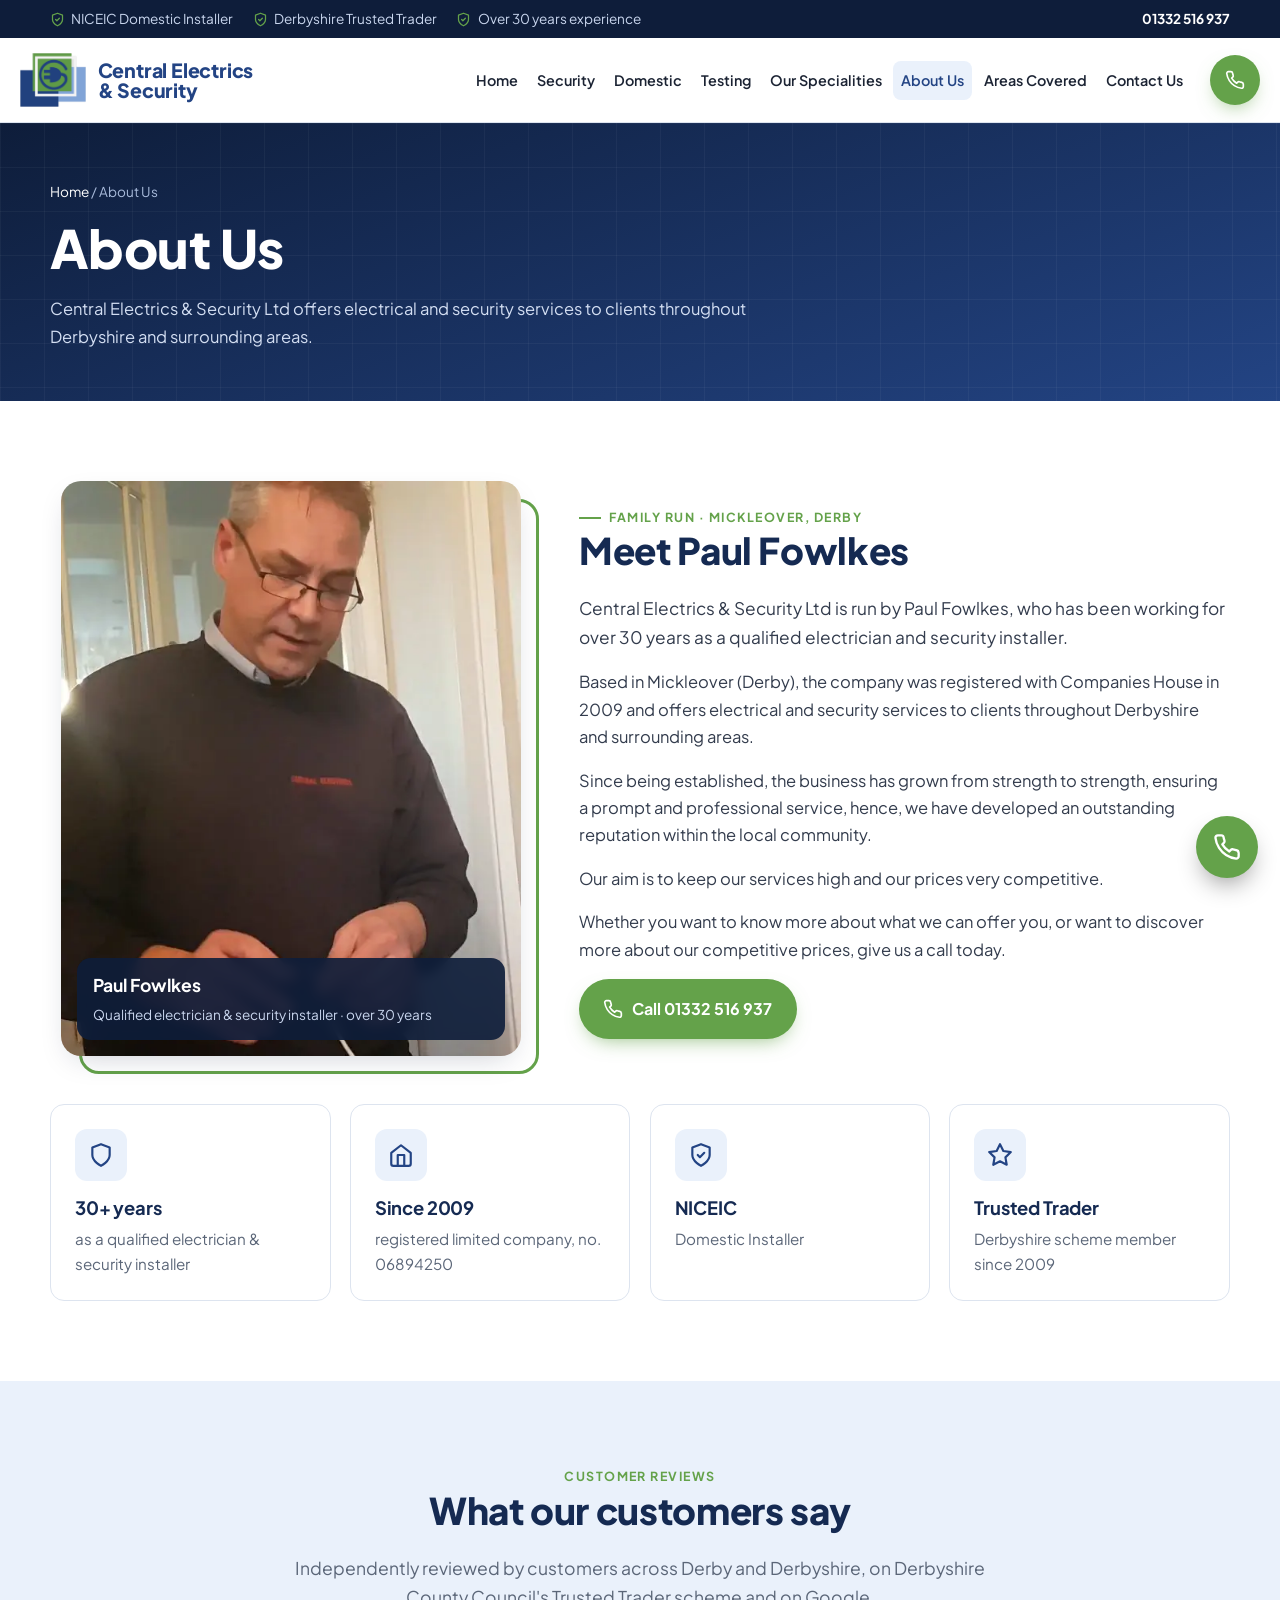
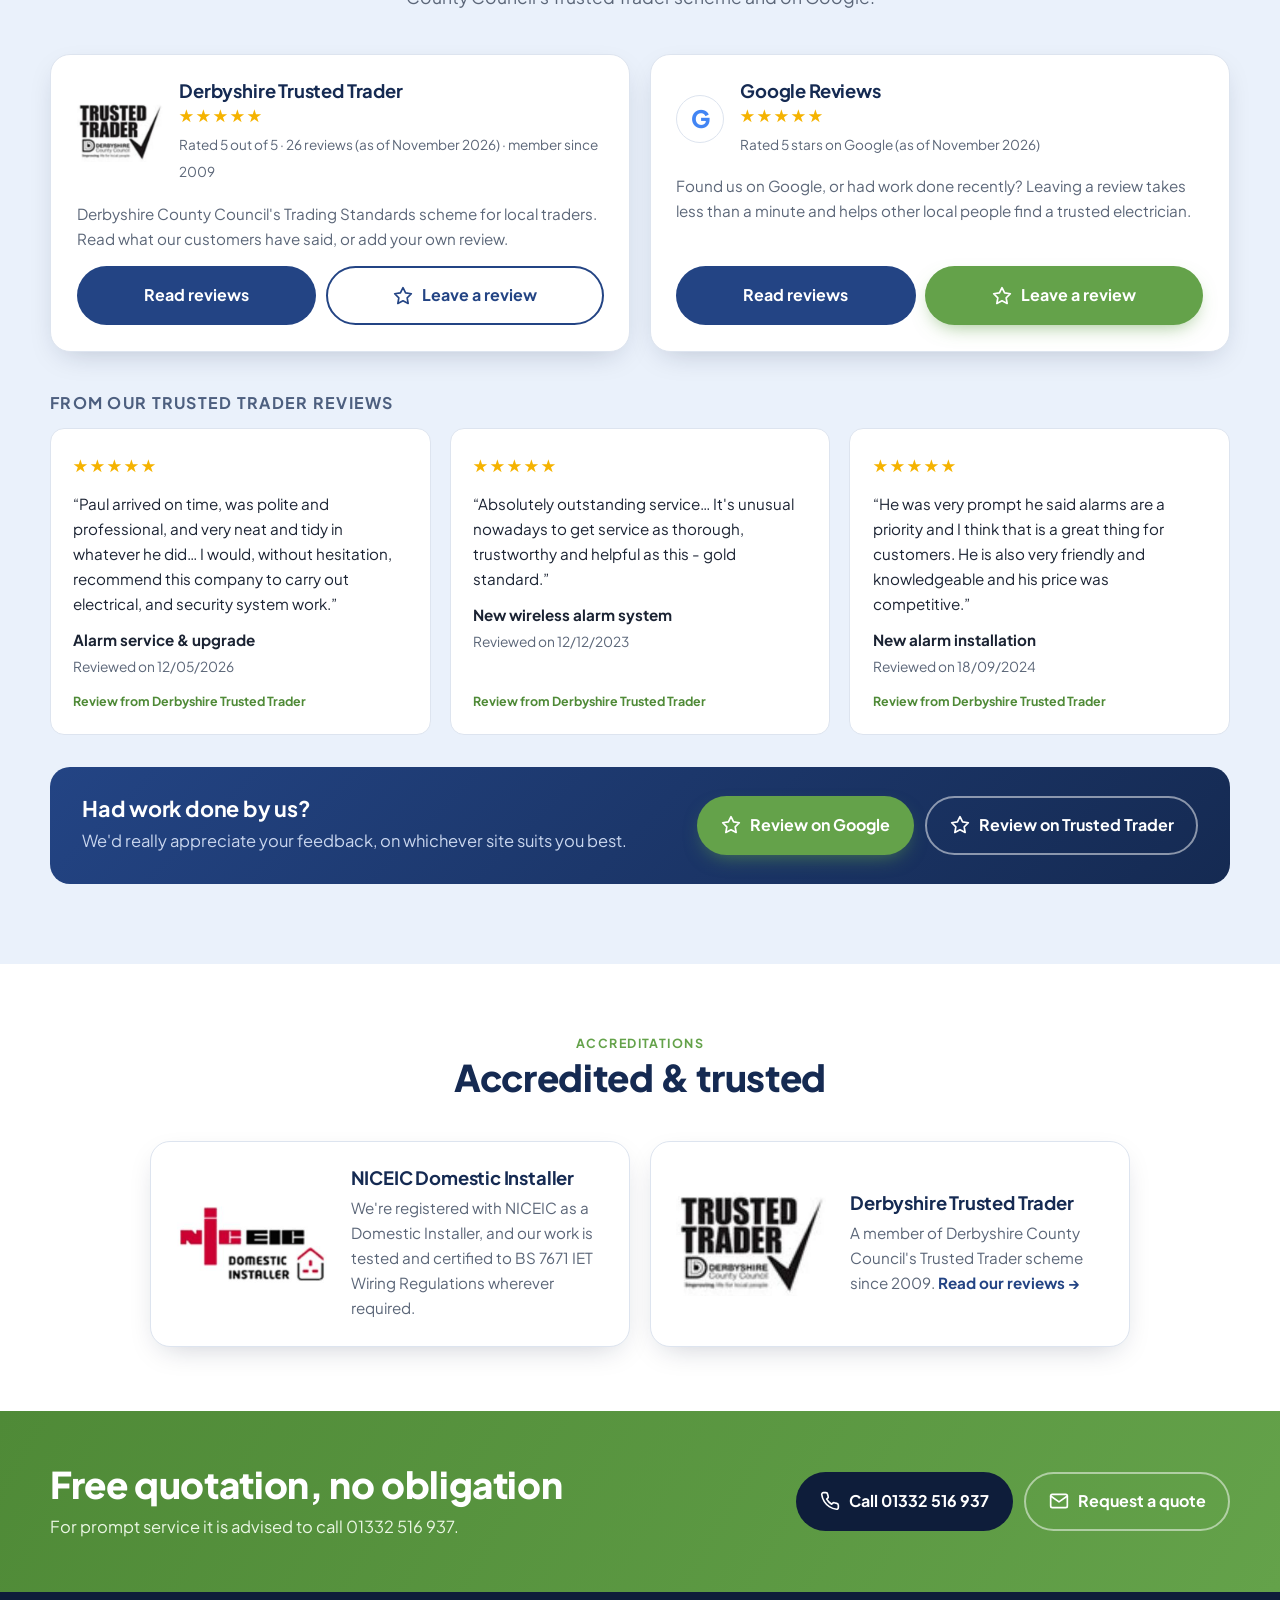
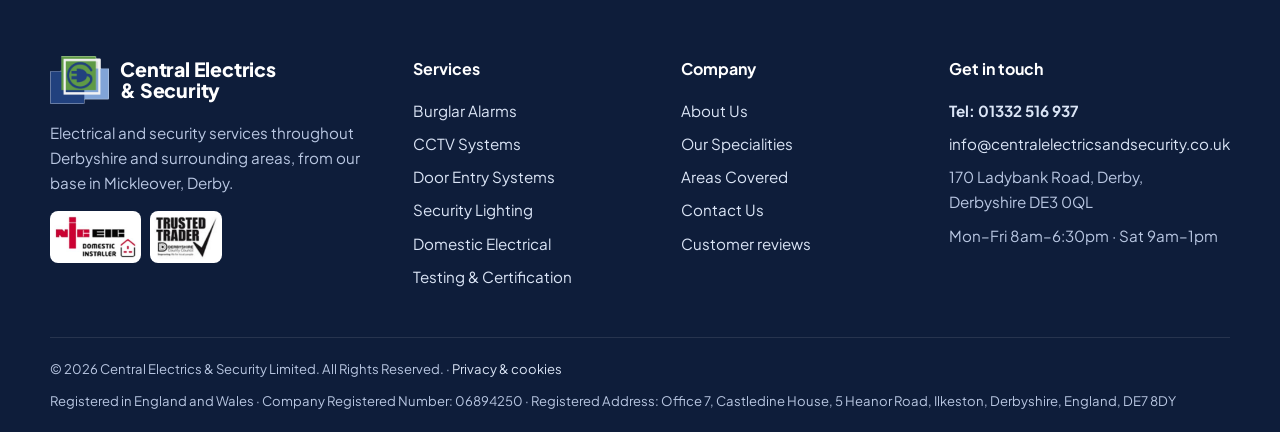
<file: aboutus.html>
<!DOCTYPE html>
<html lang="en-GB">
<head>
<meta charset="utf-8">
<meta name="viewport" content="width=device-width, initial-scale=1, viewport-fit=cover">
<title>About Us | Central Electrics & Security, Mickleover, Derby</title>
<meta name="description" content="Run by Paul Fowlkes, a qualified electrician and security installer with over 30 years experience, based in Mickleover, Derby.">
<meta name="theme-color" content="#0e1d3a">
<link rel="canonical" href="https://www.centralelectricsandsecurity.co.uk/aboutus.html">
<meta property="og:type" content="website">
<meta property="og:locale" content="en_GB">
<meta property="og:site_name" content="Central Electrics &amp; Security">
<meta property="og:title" content="About Us | Central Electrics & Security, Mickleover, Derby">
<meta property="og:description" content="Run by Paul Fowlkes, a qualified electrician and security installer with over 30 years experience, based in Mickleover, Derby.">
<meta property="og:url" content="https://www.centralelectricsandsecurity.co.uk/aboutus.html">
<meta property="og:image" content="https://www.centralelectricsandsecurity.co.uk/images/share-square.png">
<meta property="og:image:width" content="600"><meta property="og:image:height" content="600">
<meta property="og:image:alt" content="Central Electrics &amp; Security logo">
<meta name="twitter:card" content="summary_large_image">
<meta name="twitter:image" content="https://www.centralelectricsandsecurity.co.uk/images/share.jpg">
<meta name="twitter:image:alt" content="Central Electrics &amp; Security: burglar alarms, CCTV and electrical work in Derby">
<meta name="format-detection" content="telephone=yes">
<link rel="icon" type="image/png" href="images/favicon.png">
<link rel="apple-touch-icon" href="images/apple-touch-icon.png">
<link rel="preconnect" href="https://fonts.googleapis.com"><link rel="preconnect" href="https://fonts.gstatic.com" crossorigin>
<link rel="preload" as="style" href="https://fonts.googleapis.com/css2?family=Plus+Jakarta+Sans:wght@400;500;600;700;800&display=optional" onload="this.onload=null;this.rel='stylesheet'">
<noscript><link rel="stylesheet" href="https://fonts.googleapis.com/css2?family=Plus+Jakarta+Sans:wght@400;500;600;700;800&display=optional"></noscript>
<link rel="stylesheet" href="css/style.css?v=20261120c">
<script type="application/ld+json">{"@context": "https://schema.org", "@type": "Electrician", "@id": "https://www.centralelectricsandsecurity.co.uk/#business", "name": "Central Electrics & Security Ltd", "url": "https://www.centralelectricsandsecurity.co.uk/", "telephone": "+441332516937", "email": "info@centralelectricsandsecurity.co.uk", "image": "https://www.centralelectricsandsecurity.co.uk/images/projects/open-plan-pendant-lighting.jpg", "logo": "https://www.centralelectricsandsecurity.co.uk/images/icon.png", "description": "Family run electrical and security business in Mickleover, Derby. Burglar alarms, smart alarms, CCTV, door entry, security lighting and domestic electrical work. NICEIC Domestic Installer and Derbyshire Trusted Trader.", "founder": {"@type": "Person", "name": "Paul Fowlkes", "jobTitle": "Electrician & Security Installer"}, "foundingDate": "2009-05-01", "address": {"@type": "PostalAddress", "streetAddress": "170 Ladybank Road", "addressLocality": "Mickleover, Derby", "addressRegion": "Derbyshire", "postalCode": "DE3 0QL", "addressCountry": "GB"}, "geo": {"@type": "GeoCoordinates", "latitude": 52.9119798, "longitude": -1.5547513}, "areaServed": [{"@type": "City", "name": "Derby"}, {"@type": "Place", "name": "Mickleover"}, {"@type": "Place", "name": "Littleover"}, {"@type": "Place", "name": "Allestree"}, {"@type": "Place", "name": "Duffield"}, {"@type": "Place", "name": "Quarndon"}, {"@type": "AdministrativeArea", "name": "Derbyshire"}], "openingHoursSpecification": [{"@type": "OpeningHoursSpecification", "dayOfWeek": ["Monday", "Tuesday", "Wednesday", "Thursday", "Friday"], "opens": "08:00", "closes": "18:30"}, {"@type": "OpeningHoursSpecification", "dayOfWeek": "Saturday", "opens": "09:00", "closes": "13:00"}], "sameAs": ["https://www.google.com/maps/place/?q=place_id:ChIJi2XwCVb2eUgR8YL2YHHdaZI", "https://apps.derbyshire.gov.uk/applications/trusted-trader/profile.asp?tid=56896"], "knowsAbout": ["Burglar alarms", "Smart alarms", "CCTV", "Door entry systems", "Security lighting", "Fuse board upgrades", "Rewiring", "Electrical testing"]}</script>
</head>
<body>
<a class="skip" href="#main">Skip to content</a>
<div class="topbar"><div class="container">
  <div class="badges"><span><svg viewBox="0 0 24 24" fill="none" stroke="currentColor" stroke-width="2" stroke-linecap="round" stroke-linejoin="round" aria-hidden="true" ><path d="M12 22s8-4 8-10V5l-8-3-8 3v7c0 6 8 10 8 10z"/><path d="m9 12 2 2 4-4"/></svg> NICEIC Domestic Installer</span><span><svg viewBox="0 0 24 24" fill="none" stroke="currentColor" stroke-width="2" stroke-linecap="round" stroke-linejoin="round" aria-hidden="true" ><path d="M12 22s8-4 8-10V5l-8-3-8 3v7c0 6 8 10 8 10z"/><path d="m9 12 2 2 4-4"/></svg> Derbyshire Trusted Trader</span><span><svg viewBox="0 0 24 24" fill="none" stroke="currentColor" stroke-width="2" stroke-linecap="round" stroke-linejoin="round" aria-hidden="true" ><path d="M12 22s8-4 8-10V5l-8-3-8 3v7c0 6 8 10 8 10z"/><path d="m9 12 2 2 4-4"/></svg> Over 30 years experience</span></div>
  <a href="tel:+441332516937">01332 516 937</a>
</div></div>
<header class="site-header"><div class="container">
  <a class="logo" href="index.html" aria-label="Central Electrics &amp; Security home"><img src="images/icon.png" alt="" width="66" height="54"><span class="wordmark">Central Electrics<br>&amp; Security</span></a>
  <nav class="nav" aria-label="Main"><ul><li><a href="index.html">Home</a></li><li><a href="security.html">Security</a></li><li><a href="domestic.html">Domestic</a></li><li><a href="testing.html">Testing</a></li><li><a href="our-speciality.html">Our Specialities</a></li><li><a href="aboutus.html" aria-current="page">About Us</a></li><li><a href="areascovered.html">Areas Covered</a></li><li><a href="contactus.html">Contact Us</a></li></ul></nav>
  <a class="btn btn-green header-call" href="tel:+441332516937"><svg viewBox="0 0 24 24" fill="none" stroke="currentColor" stroke-width="2" stroke-linecap="round" stroke-linejoin="round" aria-hidden="true" ><path d="M22 16.9v3a2 2 0 0 1-2.2 2 19.8 19.8 0 0 1-8.6-3.1 19.5 19.5 0 0 1-6-6A19.8 19.8 0 0 1 2.1 4.2 2 2 0 0 1 4.1 2h3a2 2 0 0 1 2 1.7c.1.9.4 1.8.7 2.7a2 2 0 0 1-.5 2.1L8 9.8a16 16 0 0 0 6 6l1.3-1.3a2 2 0 0 1 2.1-.4c.9.3 1.8.6 2.7.7a2 2 0 0 1 1.7 2z"/></svg><span><span class="long">Call </span>01332 516 937</span></a>
  <button class="menu-btn" aria-label="Open menu" aria-expanded="false"><svg viewBox="0 0 24 24" fill="none" stroke="currentColor" stroke-width="2" stroke-linecap="round" stroke-linejoin="round" aria-hidden="true" ><path d="M3 6h18M3 12h18M3 18h18"/></svg></button>
</div></header>
<main id="main">
<section class="page-hero" style="padding:3.6rem 0 3.2rem"><div class="container">
  <div class="crumbs"><a href="index.html">Home</a> / About Us</div>
  <h1>About Us</h1><p>Central Electrics &amp; Security Ltd offers electrical and security services to clients throughout Derbyshire and surrounding areas.</p>
</div></section>

<section><div class="container split rev">
  <figure class="profile reveal">
    <img src="images/paul-fowlkes.jpg" alt="Paul Fowlkes, electrician and security installer, at work" width="575" height="719" srcset="images/paul-fowlkes-480.webp 480w, images/paul-fowlkes.webp 575w" sizes="(max-width: 860px) 100vw, 560px" loading="lazy" decoding="async">
    <figcaption><b>Paul Fowlkes</b><span>Qualified electrician &amp; security installer &middot; over 30 years</span></figcaption>
  </figure>
  <div class="prose reveal">
    <span class="eyebrow">Family run &middot; Mickleover, Derby</span>
    <h2>Meet Paul Fowlkes</h2>
    <p>Central Electrics &amp; Security Ltd is run by Paul Fowlkes, who has been working for over 30 years as a qualified electrician and security installer.</p>
    <p>Based in Mickleover (Derby), the company was registered with Companies House in 2009 and offers electrical and security services to clients throughout Derbyshire and surrounding areas.</p>
    <p>Since being established, the business has grown from strength to strength, ensuring a prompt and professional service, hence, we have developed an outstanding reputation within the local community.</p>
    <p>Our aim is to keep our services high and our prices very competitive.</p>
    <p>Whether you want to know more about what we can offer you, or want to discover more about our competitive prices, give us a call today.</p>
    <a class="btn btn-green" href="tel:+441332516937"><svg viewBox="0 0 24 24" fill="none" stroke="currentColor" stroke-width="2" stroke-linecap="round" stroke-linejoin="round" aria-hidden="true" ><path d="M22 16.9v3a2 2 0 0 1-2.2 2 19.8 19.8 0 0 1-8.6-3.1 19.5 19.5 0 0 1-6-6A19.8 19.8 0 0 1 2.1 4.2 2 2 0 0 1 4.1 2h3a2 2 0 0 1 2 1.7c.1.9.4 1.8.7 2.7a2 2 0 0 1-.5 2.1L8 9.8a16 16 0 0 0 6 6l1.3-1.3a2 2 0 0 1 2.1-.4c.9.3 1.8.6 2.7.7a2 2 0 0 1 1.7 2z"/></svg> Call 01332 516 937</a>
  </div>
</div>
<div class="container" style="margin-top:3rem">
    <div class="grid grid-4">
      <div class="card"><div class="icon"><svg viewBox="0 0 24 24" fill="none" stroke="currentColor" stroke-width="2" stroke-linecap="round" stroke-linejoin="round" aria-hidden="true" ><path d="M12 22s8-4 8-10V5l-8-3-8 3v7c0 6 8 10 8 10z"/></svg></div><h3>30+ years</h3><p>as a qualified electrician &amp; security installer</p></div>
      <div class="card"><div class="icon"><svg viewBox="0 0 24 24" fill="none" stroke="currentColor" stroke-width="2" stroke-linecap="round" stroke-linejoin="round" aria-hidden="true" ><path d="m3 10 9-7 9 7v10a2 2 0 0 1-2 2H5a2 2 0 0 1-2-2z"/><path d="M9 22V12h6v10"/></svg></div><h3>Since 2009</h3><p>registered limited company, no. 06894250</p></div>
      <div class="card"><div class="icon"><svg viewBox="0 0 24 24" fill="none" stroke="currentColor" stroke-width="2" stroke-linecap="round" stroke-linejoin="round" aria-hidden="true" ><path d="M12 22s8-4 8-10V5l-8-3-8 3v7c0 6 8 10 8 10z"/><path d="m9 12 2 2 4-4"/></svg></div><h3>NICEIC</h3><p>Domestic Installer</p></div>
      <div class="card"><div class="icon"><svg viewBox="0 0 24 24" fill="none" stroke="currentColor" stroke-width="2" stroke-linecap="round" stroke-linejoin="round" aria-hidden="true" ><path d="m12 2 3.1 6.3 6.9 1-5 4.9 1.2 6.8L12 17.8 5.8 21l1.2-6.8-5-4.9 6.9-1z"/></svg></div><h3>Trusted Trader</h3><p>Derbyshire scheme member since 2009</p></div>
    </div>
</div></section>
<section class="bg-soft" id="reviews"><div class="container">
  <div class="section-head center">
    <span class="eyebrow">Customer Reviews</span>
    <h2>What our customers say</h2>
    <p class="lead">Independently reviewed by customers across Derby and Derbyshire, on Derbyshire County Council's Trusted Trader scheme and on Google.</p>
  </div>

  <div class="platforms">
    <div class="platform reveal">
      <div class="platform-top">
        <img src="images/trusted-trader.png" alt="Derbyshire Trusted Trader" width="87" height="60">
        <div><h3>Derbyshire Trusted Trader</h3><div class="stars" aria-hidden="true">★★★★★</div><small>Rated 5 out of 5 &middot; 26 reviews (as of November 2026) &middot; member since 2009</small></div>
      </div>
      <p>Derbyshire County Council's Trading Standards scheme for local traders. Read what our customers have said, or add your own review.</p>
      <div class="platform-btns">
        <a class="btn btn-navy" href="https://apps.derbyshire.gov.uk/applications/trusted-trader/profile.asp?tid=56896&d=20&p=DE30QL&q=Electricians" target="_blank" rel="noopener">Read reviews</a>
        <a class="btn btn-outline" href="https://tradingstandards.derbyshire.gov.uk/resident2/s/trusted-trader-feedback" target="_blank" rel="noopener"><svg viewBox="0 0 24 24" fill="none" stroke="currentColor" stroke-width="2" stroke-linecap="round" stroke-linejoin="round" aria-hidden="true" ><path d="m12 2 3.1 6.3 6.9 1-5 4.9 1.2 6.8L12 17.8 5.8 21l1.2-6.8-5-4.9 6.9-1z"/></svg> Leave a review</a>
      </div>
    </div>
    <div class="platform reveal">
      <div class="platform-top">
        <div class="g-badge" aria-hidden="true">G</div>
        <div><h3>Google Reviews</h3><div class="stars" aria-hidden="true" id="g-stars">★★★★★</div><small id="g-count">Rated 5 stars on Google (as of November 2026)</small></div>
      </div>
      <p>Found us on Google, or had work done recently? Leaving a review takes less than a minute and helps other local people find a trusted electrician.</p>
      <div class="platform-btns">
        <a class="btn btn-navy" href="#" data-read-reviews>Read reviews</a>
        <a class="btn btn-green" href="#" data-write-review><svg viewBox="0 0 24 24" fill="none" stroke="currentColor" stroke-width="2" stroke-linecap="round" stroke-linejoin="round" aria-hidden="true" ><path d="m12 2 3.1 6.3 6.9 1-5 4.9 1.2 6.8L12 17.8 5.8 21l1.2-6.8-5-4.9 6.9-1z"/></svg> Leave a review</a>
      </div>
    </div>
  </div>

  <h3 class="reviews-sub">From our Trusted Trader reviews</h3>
  <div class="review-grid"><article class="review"><div class="stars" aria-label="5 out of 5">★★★★★</div><p>&ldquo;Paul arrived on time, was polite and professional, and very neat and tidy in whatever he did&hellip; I would, without hesitation, recommend this company to carry out electrical, and security system work.&rdquo;</p>
  <div class="who"><div><b>Alarm service &amp; upgrade</b><small>Reviewed on 12/05/2026</small></div></div>
  <div class="src tt-src">Review from Derbyshire Trusted Trader</div></article><article class="review"><div class="stars" aria-label="5 out of 5">★★★★★</div><p>&ldquo;Absolutely outstanding service&hellip; It's unusual nowadays to get service as thorough, trustworthy and helpful as this - gold standard.&rdquo;</p>
  <div class="who"><div><b>New wireless alarm system</b><small>Reviewed on 12/12/2023</small></div></div>
  <div class="src tt-src">Review from Derbyshire Trusted Trader</div></article><article class="review"><div class="stars" aria-label="5 out of 5">★★★★★</div><p>&ldquo;He was very prompt he said alarms are a priority and I think that is a great thing for customers. He is also very friendly and knowledgeable and his price was competitive.&rdquo;</p>
  <div class="who"><div><b>New alarm installation</b><small>Reviewed on 18/09/2024</small></div></div>
  <div class="src tt-src">Review from Derbyshire Trusted Trader</div></article></div>
  <div id="google-block" hidden>
    <h3 class="reviews-sub">From our Google reviews</h3>
    <div class="review-grid" id="google-reviews"></div>
  </div>

  <div class="review-cta reveal">
    <div><h3>Had work done by us?</h3><p>We'd really appreciate your feedback, on whichever site suits you best.</p></div>
    <div class="btns"><a class="btn btn-green" href="#" data-write-review><svg viewBox="0 0 24 24" fill="none" stroke="currentColor" stroke-width="2" stroke-linecap="round" stroke-linejoin="round" aria-hidden="true" ><path d="m12 2 3.1 6.3 6.9 1-5 4.9 1.2 6.8L12 17.8 5.8 21l1.2-6.8-5-4.9 6.9-1z"/></svg> Review on Google</a><a class="btn btn-ghost" href="https://tradingstandards.derbyshire.gov.uk/resident2/s/trusted-trader-feedback" target="_blank" rel="noopener"><svg viewBox="0 0 24 24" fill="none" stroke="currentColor" stroke-width="2" stroke-linecap="round" stroke-linejoin="round" aria-hidden="true" ><path d="m12 2 3.1 6.3 6.9 1-5 4.9 1.2 6.8L12 17.8 5.8 21l1.2-6.8-5-4.9 6.9-1z"/></svg> Review on Trusted Trader</a></div>
  </div>
</div></section>

<section class="accred-sec"><div class="container">
  <div class="section-head center"><span class="eyebrow">Accreditations</span><h2>Accredited &amp; trusted</h2></div>
  <div class="accred-grid">
    <div class="accred-card reveal">
      <img src="images/niceic-domestic-installer.png" alt="NICEIC Domestic Installer logo" width="300" height="160">
      <div><h3>NICEIC Domestic Installer</h3><p>We're registered with NICEIC as a Domestic Installer, and our work is tested and certified to BS 7671 IET Wiring Regulations wherever required.</p></div>
    </div>
    <a class="accred-card reveal" href="https://apps.derbyshire.gov.uk/applications/trusted-trader/profile.asp?tid=56896&d=20&p=DE30QL&q=Electricians" target="_blank" rel="noopener">
      <img src="images/trusted-trader.png" alt="Derbyshire County Council Trusted Trader logo" width="218" height="151">
      <div><h3>Derbyshire Trusted Trader</h3><p>A member of Derbyshire County Council's Trusted Trader scheme since 2009. <span class="link">Read our reviews &rarr;</span></p></div>
    </a>
  </div>
</div></section>

<section class="cta-band"><div class="container">
  <div><h2>Free quotation, no obligation</h2><p>For prompt service it is advised to call 01332 516 937.</p></div>
  <div class="btns"><a class="btn btn-navy" href="tel:+441332516937"><svg viewBox="0 0 24 24" fill="none" stroke="currentColor" stroke-width="2" stroke-linecap="round" stroke-linejoin="round" aria-hidden="true" ><path d="M22 16.9v3a2 2 0 0 1-2.2 2 19.8 19.8 0 0 1-8.6-3.1 19.5 19.5 0 0 1-6-6A19.8 19.8 0 0 1 2.1 4.2 2 2 0 0 1 4.1 2h3a2 2 0 0 1 2 1.7c.1.9.4 1.8.7 2.7a2 2 0 0 1-.5 2.1L8 9.8a16 16 0 0 0 6 6l1.3-1.3a2 2 0 0 1 2.1-.4c.9.3 1.8.6 2.7.7a2 2 0 0 1 1.7 2z"/></svg> Call 01332 516 937</a><a class="btn btn-ghost" href="contactus.html#quote"><svg viewBox="0 0 24 24" fill="none" stroke="currentColor" stroke-width="2" stroke-linecap="round" stroke-linejoin="round" aria-hidden="true" ><rect x="2" y="4" width="20" height="16" rx="2"/><path d="m22 6-10 7L2 6"/></svg> Request a quote</a></div>
</div></section>

</main>
<footer class="site-footer"><div class="container">
  <div class="footer-grid">
    <div>
      <div class="logo footer-logo"><img src="images/icon.png" alt="" width="60" height="49"><span class="wordmark">Central Electrics<br>&amp; Security</span></div>
      <p>Electrical and security services throughout Derbyshire and surrounding areas, from our base in Mickleover, Derby.</p>
      <div class="footer-accred">
        <img src="images/niceic-domestic-installer.png" alt="NICEIC Domestic Installer" width="98" height="52">
        <a href="https://apps.derbyshire.gov.uk/applications/trusted-trader/profile.asp?tid=56896&d=20&p=DE30QL&q=Electricians" target="_blank" rel="noopener"><img src="images/trusted-trader.png" alt="Derbyshire Trusted Trader" width="75" height="52"></a>
      </div>
    </div>
    <div><h4>Services</h4><ul>
      <li><a href="security.html">Burglar Alarms</a></li><li><a href="security.html">CCTV Systems</a></li>
      <li><a href="security.html">Door Entry Systems</a></li><li><a href="security.html">Security Lighting</a></li>
      <li><a href="domestic.html">Domestic Electrical</a></li><li><a href="testing.html">Testing &amp; Certification</a></li></ul></div>
    <div><h4>Company</h4><ul>
      <li><a href="aboutus.html">About Us</a></li><li><a href="our-speciality.html">Our Specialities</a></li>
      <li><a href="areascovered.html">Areas Covered</a></li><li><a href="contactus.html">Contact Us</a></li>
      <li><a href="#reviews">Customer reviews</a></li></ul></div>
    <div><h4>Get in touch</h4><ul>
      <li><a href="tel:+441332516937"><b>Tel: 01332 516 937</b></a></li>
      <li><a href="mailto:info@centralelectricsandsecurity.co.uk">info@centralelectricsandsecurity.co.uk</a></li>
      <li>170 Ladybank Road, Derby,<br>Derbyshire DE3 0QL</li>
      <li>Mon&ndash;Fri 8am&ndash;6:30pm &middot; Sat 9am&ndash;1pm</li></ul></div>
  </div>
  <div class="footer-bottom">
    <span>&copy; <span data-year></span> Central Electrics &amp; Security Limited. All Rights Reserved. &middot; <a href="privacy.html">Privacy &amp; cookies</a></span>
    <span>Registered in England and Wales &middot; Company Registered Number: 06894250 &middot; Registered Address: Office 7, Castledine House, 5 Heanor Road, Ilkeston, Derbyshire, England, DE7 8DY</span>
  </div>
</div></footer>

<a class="fab-call" href="tel:+441332516937" aria-label="Call 01332 516 937"><svg viewBox="0 0 24 24" fill="none" stroke="currentColor" stroke-width="2" stroke-linecap="round" stroke-linejoin="round" aria-hidden="true" ><path d="M22 16.9v3a2 2 0 0 1-2.2 2 19.8 19.8 0 0 1-8.6-3.1 19.5 19.5 0 0 1-6-6A19.8 19.8 0 0 1 2.1 4.2 2 2 0 0 1 4.1 2h3a2 2 0 0 1 2 1.7c.1.9.4 1.8.7 2.7a2 2 0 0 1-.5 2.1L8 9.8a16 16 0 0 0 6 6l1.3-1.3a2 2 0 0 1 2.1-.4c.9.3 1.8.6 2.7.7a2 2 0 0 1 1.7 2z"/></svg></a>
<nav class="mobile-bar" aria-label="Quick actions">
  <a class="call" href="tel:+441332516937"><svg viewBox="0 0 24 24" fill="none" stroke="currentColor" stroke-width="2" stroke-linecap="round" stroke-linejoin="round" aria-hidden="true" ><path d="M22 16.9v3a2 2 0 0 1-2.2 2 19.8 19.8 0 0 1-8.6-3.1 19.5 19.5 0 0 1-6-6A19.8 19.8 0 0 1 2.1 4.2 2 2 0 0 1 4.1 2h3a2 2 0 0 1 2 1.7c.1.9.4 1.8.7 2.7a2 2 0 0 1-.5 2.1L8 9.8a16 16 0 0 0 6 6l1.3-1.3a2 2 0 0 1 2.1-.4c.9.3 1.8.6 2.7.7a2 2 0 0 1 1.7 2z"/></svg> Call Now</a>
  <a class="alt" href="contactus.html#quote"><svg viewBox="0 0 24 24" fill="none" stroke="currentColor" stroke-width="2" stroke-linecap="round" stroke-linejoin="round" aria-hidden="true" ><path d="M21 15a2 2 0 0 1-2 2H7l-4 4V5a2 2 0 0 1 2-2h14a2 2 0 0 1 2 2z"/></svg> Quote</a>
  <a class="alt" href="#reviews"><svg viewBox="0 0 24 24" fill="none" stroke="currentColor" stroke-width="2" stroke-linecap="round" stroke-linejoin="round" aria-hidden="true" ><path d="m12 2 3.1 6.3 6.9 1-5 4.9 1.2 6.8L12 17.8 5.8 21l1.2-6.8-5-4.9 6.9-1z"/></svg> Reviews</a>
</nav>
<script src="js/main.js?v=20261120c" defer></script>
</body>
</html>
</file>
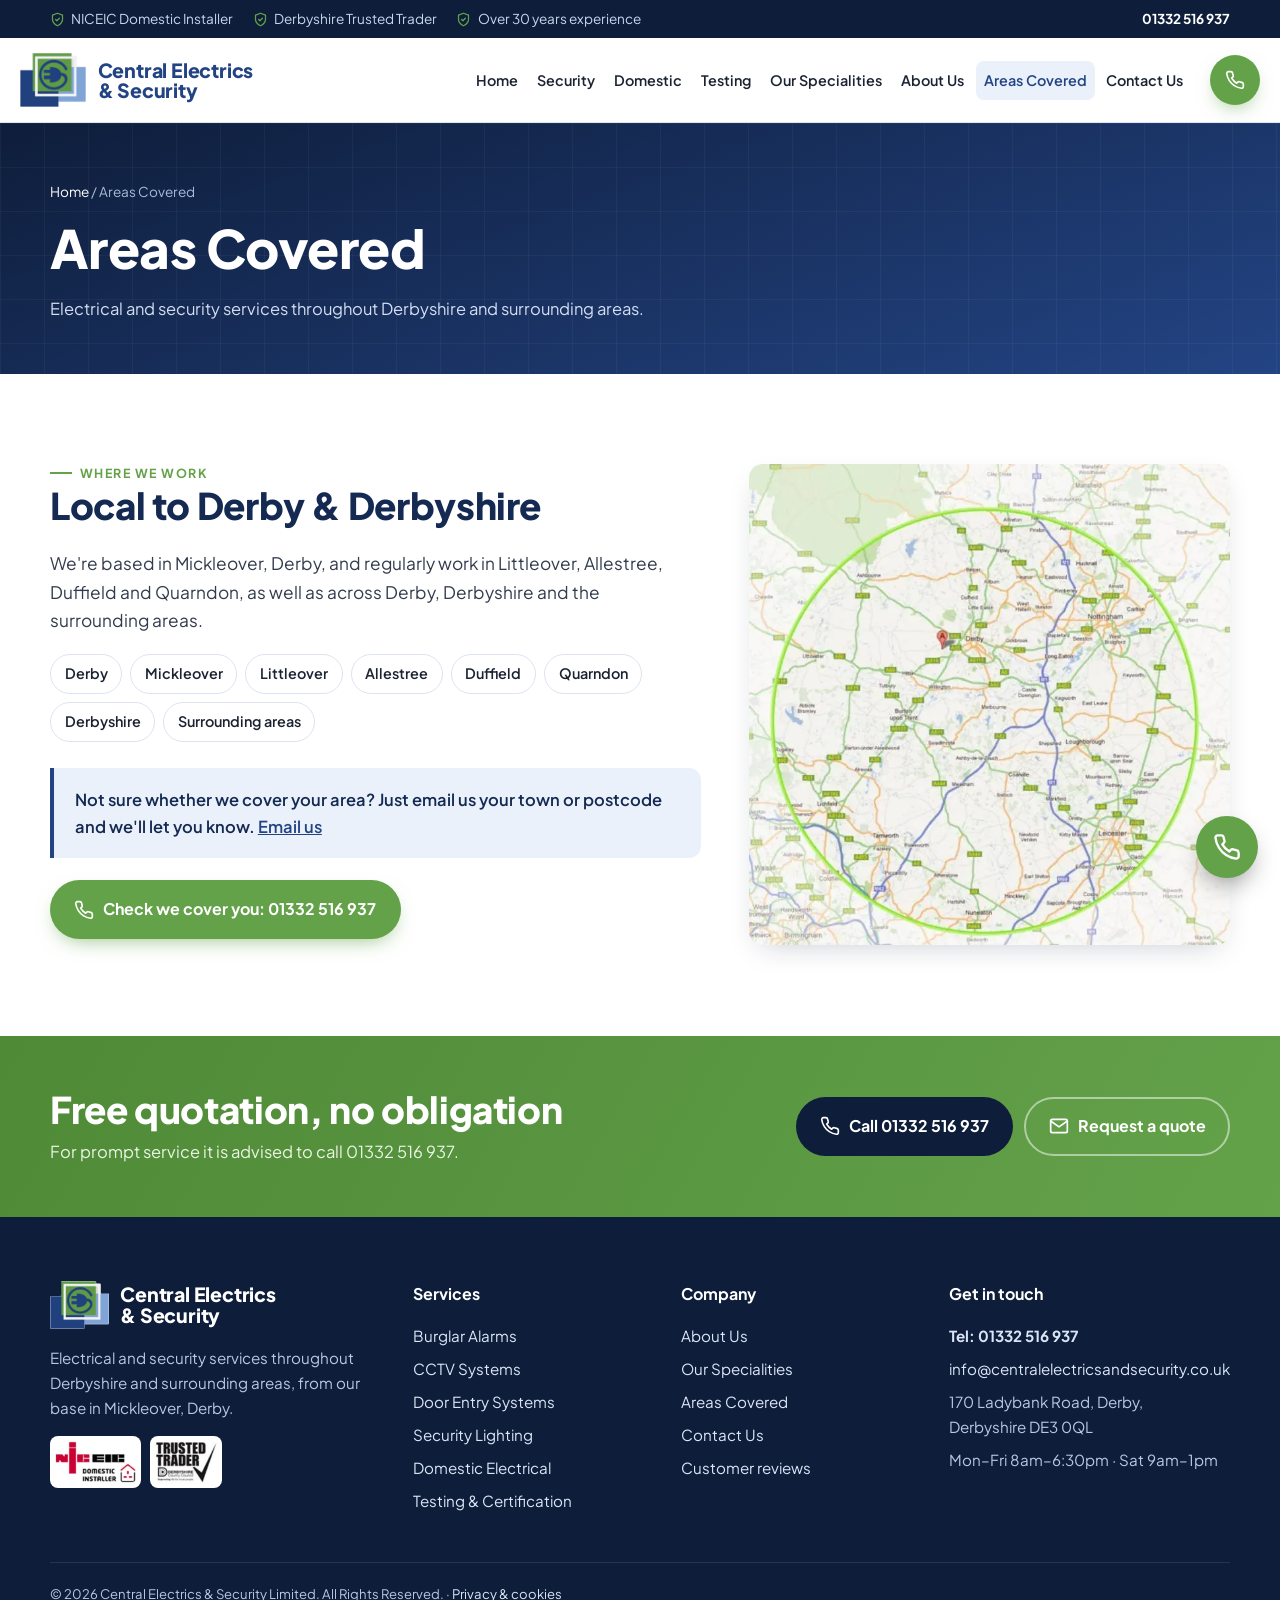
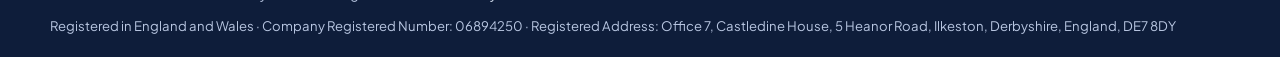
<file: areascovered.html>
<!DOCTYPE html>
<html lang="en-GB">
<head>
<meta charset="utf-8">
<meta name="viewport" content="width=device-width, initial-scale=1, viewport-fit=cover">
<title>Areas Covered | Central Electrics & Security, Derby</title>
<meta name="description" content="Electrical and security services across Derby, Mickleover, Littleover, Allestree, Duffield, Quarndon and the rest of Derbyshire.">
<meta name="theme-color" content="#0e1d3a">
<link rel="canonical" href="https://www.centralelectricsandsecurity.co.uk/areascovered.html">
<meta property="og:type" content="website">
<meta property="og:locale" content="en_GB">
<meta property="og:site_name" content="Central Electrics &amp; Security">
<meta property="og:title" content="Areas Covered | Central Electrics & Security, Derby">
<meta property="og:description" content="Electrical and security services across Derby, Mickleover, Littleover, Allestree, Duffield, Quarndon and the rest of Derbyshire.">
<meta property="og:url" content="https://www.centralelectricsandsecurity.co.uk/areascovered.html">
<meta property="og:image" content="https://www.centralelectricsandsecurity.co.uk/images/share-square.png">
<meta property="og:image:width" content="600"><meta property="og:image:height" content="600">
<meta property="og:image:alt" content="Central Electrics &amp; Security logo">
<meta name="twitter:card" content="summary_large_image">
<meta name="twitter:image" content="https://www.centralelectricsandsecurity.co.uk/images/share.jpg">
<meta name="twitter:image:alt" content="Central Electrics &amp; Security: burglar alarms, CCTV and electrical work in Derby">
<meta name="format-detection" content="telephone=yes">
<link rel="icon" type="image/png" href="images/favicon.png">
<link rel="apple-touch-icon" href="images/apple-touch-icon.png">
<link rel="preconnect" href="https://fonts.googleapis.com"><link rel="preconnect" href="https://fonts.gstatic.com" crossorigin>
<link rel="preload" as="style" href="https://fonts.googleapis.com/css2?family=Plus+Jakarta+Sans:wght@400;500;600;700;800&display=optional" onload="this.onload=null;this.rel='stylesheet'">
<noscript><link rel="stylesheet" href="https://fonts.googleapis.com/css2?family=Plus+Jakarta+Sans:wght@400;500;600;700;800&display=optional"></noscript>
<link rel="stylesheet" href="css/style.css?v=20261120c">
<script type="application/ld+json">{"@context": "https://schema.org", "@type": "Electrician", "@id": "https://www.centralelectricsandsecurity.co.uk/#business", "name": "Central Electrics & Security Ltd", "url": "https://www.centralelectricsandsecurity.co.uk/", "telephone": "+441332516937", "email": "info@centralelectricsandsecurity.co.uk", "image": "https://www.centralelectricsandsecurity.co.uk/images/projects/open-plan-pendant-lighting.jpg", "logo": "https://www.centralelectricsandsecurity.co.uk/images/icon.png", "description": "Family run electrical and security business in Mickleover, Derby. Burglar alarms, smart alarms, CCTV, door entry, security lighting and domestic electrical work. NICEIC Domestic Installer and Derbyshire Trusted Trader.", "founder": {"@type": "Person", "name": "Paul Fowlkes", "jobTitle": "Electrician & Security Installer"}, "foundingDate": "2009-05-01", "address": {"@type": "PostalAddress", "streetAddress": "170 Ladybank Road", "addressLocality": "Mickleover, Derby", "addressRegion": "Derbyshire", "postalCode": "DE3 0QL", "addressCountry": "GB"}, "geo": {"@type": "GeoCoordinates", "latitude": 52.9119798, "longitude": -1.5547513}, "areaServed": [{"@type": "City", "name": "Derby"}, {"@type": "Place", "name": "Mickleover"}, {"@type": "Place", "name": "Littleover"}, {"@type": "Place", "name": "Allestree"}, {"@type": "Place", "name": "Duffield"}, {"@type": "Place", "name": "Quarndon"}, {"@type": "AdministrativeArea", "name": "Derbyshire"}], "openingHoursSpecification": [{"@type": "OpeningHoursSpecification", "dayOfWeek": ["Monday", "Tuesday", "Wednesday", "Thursday", "Friday"], "opens": "08:00", "closes": "18:30"}, {"@type": "OpeningHoursSpecification", "dayOfWeek": "Saturday", "opens": "09:00", "closes": "13:00"}], "sameAs": ["https://www.google.com/maps/place/?q=place_id:ChIJi2XwCVb2eUgR8YL2YHHdaZI", "https://apps.derbyshire.gov.uk/applications/trusted-trader/profile.asp?tid=56896"], "knowsAbout": ["Burglar alarms", "Smart alarms", "CCTV", "Door entry systems", "Security lighting", "Fuse board upgrades", "Rewiring", "Electrical testing"]}</script>
</head>
<body>
<a class="skip" href="#main">Skip to content</a>
<div class="topbar"><div class="container">
  <div class="badges"><span><svg viewBox="0 0 24 24" fill="none" stroke="currentColor" stroke-width="2" stroke-linecap="round" stroke-linejoin="round" aria-hidden="true" ><path d="M12 22s8-4 8-10V5l-8-3-8 3v7c0 6 8 10 8 10z"/><path d="m9 12 2 2 4-4"/></svg> NICEIC Domestic Installer</span><span><svg viewBox="0 0 24 24" fill="none" stroke="currentColor" stroke-width="2" stroke-linecap="round" stroke-linejoin="round" aria-hidden="true" ><path d="M12 22s8-4 8-10V5l-8-3-8 3v7c0 6 8 10 8 10z"/><path d="m9 12 2 2 4-4"/></svg> Derbyshire Trusted Trader</span><span><svg viewBox="0 0 24 24" fill="none" stroke="currentColor" stroke-width="2" stroke-linecap="round" stroke-linejoin="round" aria-hidden="true" ><path d="M12 22s8-4 8-10V5l-8-3-8 3v7c0 6 8 10 8 10z"/><path d="m9 12 2 2 4-4"/></svg> Over 30 years experience</span></div>
  <a href="tel:+441332516937">01332 516 937</a>
</div></div>
<header class="site-header"><div class="container">
  <a class="logo" href="index.html" aria-label="Central Electrics &amp; Security home"><img src="images/icon.png" alt="" width="66" height="54"><span class="wordmark">Central Electrics<br>&amp; Security</span></a>
  <nav class="nav" aria-label="Main"><ul><li><a href="index.html">Home</a></li><li><a href="security.html">Security</a></li><li><a href="domestic.html">Domestic</a></li><li><a href="testing.html">Testing</a></li><li><a href="our-speciality.html">Our Specialities</a></li><li><a href="aboutus.html">About Us</a></li><li><a href="areascovered.html" aria-current="page">Areas Covered</a></li><li><a href="contactus.html">Contact Us</a></li></ul></nav>
  <a class="btn btn-green header-call" href="tel:+441332516937"><svg viewBox="0 0 24 24" fill="none" stroke="currentColor" stroke-width="2" stroke-linecap="round" stroke-linejoin="round" aria-hidden="true" ><path d="M22 16.9v3a2 2 0 0 1-2.2 2 19.8 19.8 0 0 1-8.6-3.1 19.5 19.5 0 0 1-6-6A19.8 19.8 0 0 1 2.1 4.2 2 2 0 0 1 4.1 2h3a2 2 0 0 1 2 1.7c.1.9.4 1.8.7 2.7a2 2 0 0 1-.5 2.1L8 9.8a16 16 0 0 0 6 6l1.3-1.3a2 2 0 0 1 2.1-.4c.9.3 1.8.6 2.7.7a2 2 0 0 1 1.7 2z"/></svg><span><span class="long">Call </span>01332 516 937</span></a>
  <button class="menu-btn" aria-label="Open menu" aria-expanded="false"><svg viewBox="0 0 24 24" fill="none" stroke="currentColor" stroke-width="2" stroke-linecap="round" stroke-linejoin="round" aria-hidden="true" ><path d="M3 6h18M3 12h18M3 18h18"/></svg></button>
</div></header>
<main id="main">
<section class="page-hero" style="padding:3.6rem 0 3.2rem"><div class="container">
  <div class="crumbs"><a href="index.html">Home</a> / Areas Covered</div>
  <h1>Areas Covered</h1><p>Electrical and security services throughout Derbyshire and surrounding areas.</p>
</div></section>

<section><div class="container split">
  <div class="prose reveal">
    <span class="eyebrow">Where we work</span>
    <h2>Local to Derby &amp; Derbyshire</h2>
    <p>We're based in Mickleover, Derby, and regularly work in Littleover, Allestree, Duffield and Quarndon, as well as across Derby, Derbyshire and the surrounding areas.</p>
    <div class="towns" style="margin:1.2rem 0 1.6rem"><span>Derby</span><span>Mickleover</span><span>Littleover</span><span>Allestree</span><span>Duffield</span><span>Quarndon</span><span>Derbyshire</span><span>Surrounding areas</span></div>
    <div class="note">Not sure whether we cover your area? Just email us your town or postcode and we'll let you know. <a href="mailto:info@centralelectricsandsecurity.co.uk?subject=Do%20you%20cover%20my%20area%3F">Email us</a></div>
    <p style="margin-top:1.4rem"><a class="btn btn-green" href="tel:+441332516937"><svg viewBox="0 0 24 24" fill="none" stroke="currentColor" stroke-width="2" stroke-linecap="round" stroke-linejoin="round" aria-hidden="true" ><path d="M22 16.9v3a2 2 0 0 1-2.2 2 19.8 19.8 0 0 1-8.6-3.1 19.5 19.5 0 0 1-6-6A19.8 19.8 0 0 1 2.1 4.2 2 2 0 0 1 4.1 2h3a2 2 0 0 1 2 1.7c.1.9.4 1.8.7 2.7a2 2 0 0 1-.5 2.1L8 9.8a16 16 0 0 0 6 6l1.3-1.3a2 2 0 0 1 2.1-.4c.9.3 1.8.6 2.7.7a2 2 0 0 1 1.7 2z"/></svg> Check we cover you: 01332 516 937</a></p>
  </div>
  <div class="media reveal"><img src="images/map.jpg" alt="Map of areas covered" loading="lazy" style="aspect-ratio:1/1" srcset="images/map-480.webp 480w, images/map.webp 728w" sizes="(max-width: 860px) 100vw, 560px" width="728" height="728" decoding="async"></div>
</div></section>
<section class="cta-band"><div class="container">
  <div><h2>Free quotation, no obligation</h2><p>For prompt service it is advised to call 01332 516 937.</p></div>
  <div class="btns"><a class="btn btn-navy" href="tel:+441332516937"><svg viewBox="0 0 24 24" fill="none" stroke="currentColor" stroke-width="2" stroke-linecap="round" stroke-linejoin="round" aria-hidden="true" ><path d="M22 16.9v3a2 2 0 0 1-2.2 2 19.8 19.8 0 0 1-8.6-3.1 19.5 19.5 0 0 1-6-6A19.8 19.8 0 0 1 2.1 4.2 2 2 0 0 1 4.1 2h3a2 2 0 0 1 2 1.7c.1.9.4 1.8.7 2.7a2 2 0 0 1-.5 2.1L8 9.8a16 16 0 0 0 6 6l1.3-1.3a2 2 0 0 1 2.1-.4c.9.3 1.8.6 2.7.7a2 2 0 0 1 1.7 2z"/></svg> Call 01332 516 937</a><a class="btn btn-ghost" href="contactus.html#quote"><svg viewBox="0 0 24 24" fill="none" stroke="currentColor" stroke-width="2" stroke-linecap="round" stroke-linejoin="round" aria-hidden="true" ><rect x="2" y="4" width="20" height="16" rx="2"/><path d="m22 6-10 7L2 6"/></svg> Request a quote</a></div>
</div></section>

</main>
<footer class="site-footer"><div class="container">
  <div class="footer-grid">
    <div>
      <div class="logo footer-logo"><img src="images/icon.png" alt="" width="60" height="49"><span class="wordmark">Central Electrics<br>&amp; Security</span></div>
      <p>Electrical and security services throughout Derbyshire and surrounding areas, from our base in Mickleover, Derby.</p>
      <div class="footer-accred">
        <img src="images/niceic-domestic-installer.png" alt="NICEIC Domestic Installer" width="98" height="52">
        <a href="https://apps.derbyshire.gov.uk/applications/trusted-trader/profile.asp?tid=56896&d=20&p=DE30QL&q=Electricians" target="_blank" rel="noopener"><img src="images/trusted-trader.png" alt="Derbyshire Trusted Trader" width="75" height="52"></a>
      </div>
    </div>
    <div><h4>Services</h4><ul>
      <li><a href="security.html">Burglar Alarms</a></li><li><a href="security.html">CCTV Systems</a></li>
      <li><a href="security.html">Door Entry Systems</a></li><li><a href="security.html">Security Lighting</a></li>
      <li><a href="domestic.html">Domestic Electrical</a></li><li><a href="testing.html">Testing &amp; Certification</a></li></ul></div>
    <div><h4>Company</h4><ul>
      <li><a href="aboutus.html">About Us</a></li><li><a href="our-speciality.html">Our Specialities</a></li>
      <li><a href="areascovered.html">Areas Covered</a></li><li><a href="contactus.html">Contact Us</a></li>
      <li><a href="index.html#reviews">Customer reviews</a></li></ul></div>
    <div><h4>Get in touch</h4><ul>
      <li><a href="tel:+441332516937"><b>Tel: 01332 516 937</b></a></li>
      <li><a href="mailto:info@centralelectricsandsecurity.co.uk">info@centralelectricsandsecurity.co.uk</a></li>
      <li>170 Ladybank Road, Derby,<br>Derbyshire DE3 0QL</li>
      <li>Mon&ndash;Fri 8am&ndash;6:30pm &middot; Sat 9am&ndash;1pm</li></ul></div>
  </div>
  <div class="footer-bottom">
    <span>&copy; <span data-year></span> Central Electrics &amp; Security Limited. All Rights Reserved. &middot; <a href="privacy.html">Privacy &amp; cookies</a></span>
    <span>Registered in England and Wales &middot; Company Registered Number: 06894250 &middot; Registered Address: Office 7, Castledine House, 5 Heanor Road, Ilkeston, Derbyshire, England, DE7 8DY</span>
  </div>
</div></footer>

<a class="fab-call" href="tel:+441332516937" aria-label="Call 01332 516 937"><svg viewBox="0 0 24 24" fill="none" stroke="currentColor" stroke-width="2" stroke-linecap="round" stroke-linejoin="round" aria-hidden="true" ><path d="M22 16.9v3a2 2 0 0 1-2.2 2 19.8 19.8 0 0 1-8.6-3.1 19.5 19.5 0 0 1-6-6A19.8 19.8 0 0 1 2.1 4.2 2 2 0 0 1 4.1 2h3a2 2 0 0 1 2 1.7c.1.9.4 1.8.7 2.7a2 2 0 0 1-.5 2.1L8 9.8a16 16 0 0 0 6 6l1.3-1.3a2 2 0 0 1 2.1-.4c.9.3 1.8.6 2.7.7a2 2 0 0 1 1.7 2z"/></svg></a>
<nav class="mobile-bar" aria-label="Quick actions">
  <a class="call" href="tel:+441332516937"><svg viewBox="0 0 24 24" fill="none" stroke="currentColor" stroke-width="2" stroke-linecap="round" stroke-linejoin="round" aria-hidden="true" ><path d="M22 16.9v3a2 2 0 0 1-2.2 2 19.8 19.8 0 0 1-8.6-3.1 19.5 19.5 0 0 1-6-6A19.8 19.8 0 0 1 2.1 4.2 2 2 0 0 1 4.1 2h3a2 2 0 0 1 2 1.7c.1.9.4 1.8.7 2.7a2 2 0 0 1-.5 2.1L8 9.8a16 16 0 0 0 6 6l1.3-1.3a2 2 0 0 1 2.1-.4c.9.3 1.8.6 2.7.7a2 2 0 0 1 1.7 2z"/></svg> Call Now</a>
  <a class="alt" href="contactus.html#quote"><svg viewBox="0 0 24 24" fill="none" stroke="currentColor" stroke-width="2" stroke-linecap="round" stroke-linejoin="round" aria-hidden="true" ><path d="M21 15a2 2 0 0 1-2 2H7l-4 4V5a2 2 0 0 1 2-2h14a2 2 0 0 1 2 2z"/></svg> Quote</a>
  <a class="alt" href="index.html#reviews"><svg viewBox="0 0 24 24" fill="none" stroke="currentColor" stroke-width="2" stroke-linecap="round" stroke-linejoin="round" aria-hidden="true" ><path d="m12 2 3.1 6.3 6.9 1-5 4.9 1.2 6.8L12 17.8 5.8 21l1.2-6.8-5-4.9 6.9-1z"/></svg> Reviews</a>
</nav>
<script src="js/main.js?v=20261120c" defer></script>
</body>
</html>
</file>
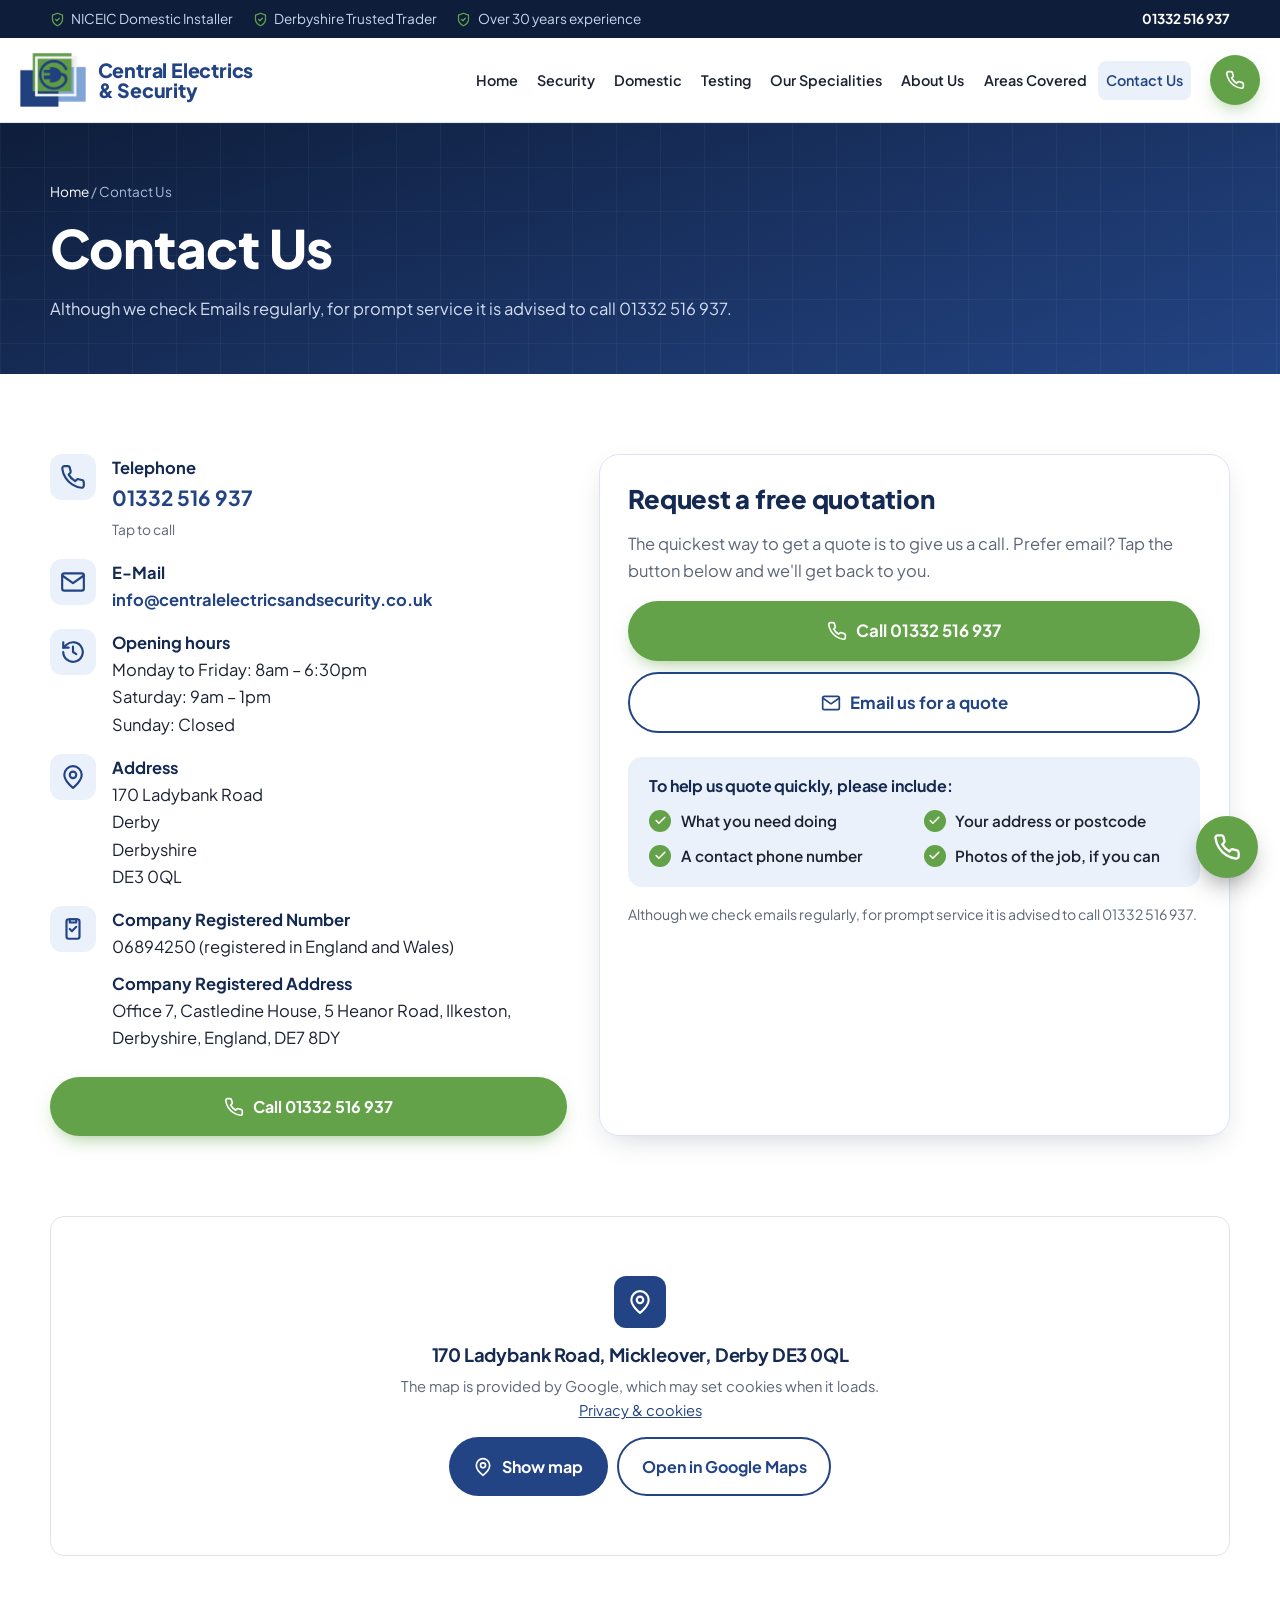
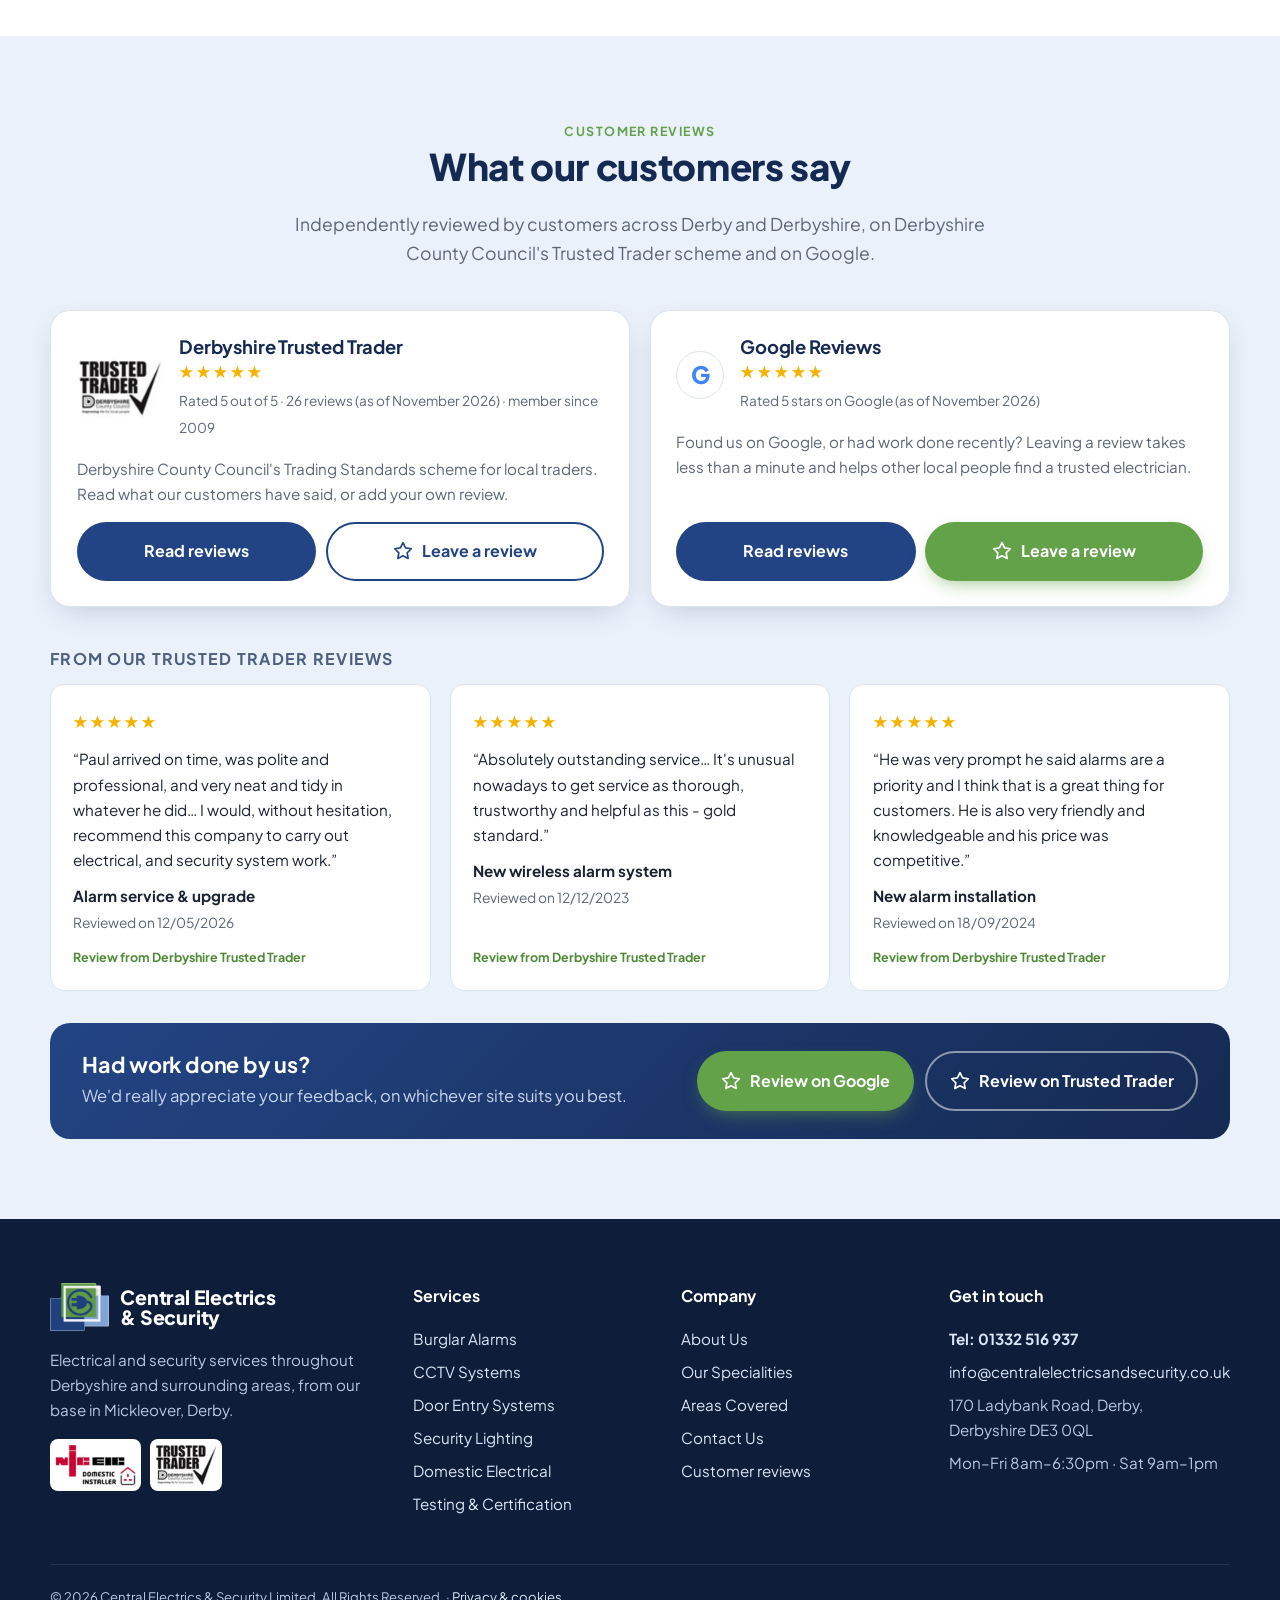
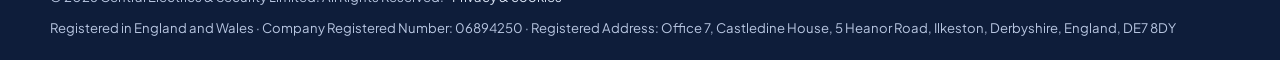
<file: contactus.html>
<!DOCTYPE html>
<html lang="en-GB">
<head>
<meta charset="utf-8">
<meta name="viewport" content="width=device-width, initial-scale=1, viewport-fit=cover">
<title>Contact Us | Central Electrics & Security, Derby | 01332 516 937</title>
<meta name="description" content="Call 01332 516 937 or email info@centralelectricsandsecurity.co.uk for a free quotation.">
<meta name="theme-color" content="#0e1d3a">
<link rel="canonical" href="https://www.centralelectricsandsecurity.co.uk/contactus.html">
<meta property="og:type" content="website">
<meta property="og:locale" content="en_GB">
<meta property="og:site_name" content="Central Electrics &amp; Security">
<meta property="og:title" content="Contact Us | Central Electrics & Security, Derby | 01332 516 937">
<meta property="og:description" content="Call 01332 516 937 or email info@centralelectricsandsecurity.co.uk for a free quotation.">
<meta property="og:url" content="https://www.centralelectricsandsecurity.co.uk/contactus.html">
<meta property="og:image" content="https://www.centralelectricsandsecurity.co.uk/images/share-square.png">
<meta property="og:image:width" content="600"><meta property="og:image:height" content="600">
<meta property="og:image:alt" content="Central Electrics &amp; Security logo">
<meta name="twitter:card" content="summary_large_image">
<meta name="twitter:image" content="https://www.centralelectricsandsecurity.co.uk/images/share.jpg">
<meta name="twitter:image:alt" content="Central Electrics &amp; Security: burglar alarms, CCTV and electrical work in Derby">
<meta name="format-detection" content="telephone=yes">
<link rel="icon" type="image/png" href="images/favicon.png">
<link rel="apple-touch-icon" href="images/apple-touch-icon.png">
<link rel="preconnect" href="https://fonts.googleapis.com"><link rel="preconnect" href="https://fonts.gstatic.com" crossorigin>
<link rel="preload" as="style" href="https://fonts.googleapis.com/css2?family=Plus+Jakarta+Sans:wght@400;500;600;700;800&display=optional" onload="this.onload=null;this.rel='stylesheet'">
<noscript><link rel="stylesheet" href="https://fonts.googleapis.com/css2?family=Plus+Jakarta+Sans:wght@400;500;600;700;800&display=optional"></noscript>
<link rel="stylesheet" href="css/style.css?v=20261120c">
<script type="application/ld+json">{"@context": "https://schema.org", "@type": "Electrician", "@id": "https://www.centralelectricsandsecurity.co.uk/#business", "name": "Central Electrics & Security Ltd", "url": "https://www.centralelectricsandsecurity.co.uk/", "telephone": "+441332516937", "email": "info@centralelectricsandsecurity.co.uk", "image": "https://www.centralelectricsandsecurity.co.uk/images/projects/open-plan-pendant-lighting.jpg", "logo": "https://www.centralelectricsandsecurity.co.uk/images/icon.png", "description": "Family run electrical and security business in Mickleover, Derby. Burglar alarms, smart alarms, CCTV, door entry, security lighting and domestic electrical work. NICEIC Domestic Installer and Derbyshire Trusted Trader.", "founder": {"@type": "Person", "name": "Paul Fowlkes", "jobTitle": "Electrician & Security Installer"}, "foundingDate": "2009-05-01", "address": {"@type": "PostalAddress", "streetAddress": "170 Ladybank Road", "addressLocality": "Mickleover, Derby", "addressRegion": "Derbyshire", "postalCode": "DE3 0QL", "addressCountry": "GB"}, "geo": {"@type": "GeoCoordinates", "latitude": 52.9119798, "longitude": -1.5547513}, "areaServed": [{"@type": "City", "name": "Derby"}, {"@type": "Place", "name": "Mickleover"}, {"@type": "Place", "name": "Littleover"}, {"@type": "Place", "name": "Allestree"}, {"@type": "Place", "name": "Duffield"}, {"@type": "Place", "name": "Quarndon"}, {"@type": "AdministrativeArea", "name": "Derbyshire"}], "openingHoursSpecification": [{"@type": "OpeningHoursSpecification", "dayOfWeek": ["Monday", "Tuesday", "Wednesday", "Thursday", "Friday"], "opens": "08:00", "closes": "18:30"}, {"@type": "OpeningHoursSpecification", "dayOfWeek": "Saturday", "opens": "09:00", "closes": "13:00"}], "sameAs": ["https://www.google.com/maps/place/?q=place_id:ChIJi2XwCVb2eUgR8YL2YHHdaZI", "https://apps.derbyshire.gov.uk/applications/trusted-trader/profile.asp?tid=56896"], "knowsAbout": ["Burglar alarms", "Smart alarms", "CCTV", "Door entry systems", "Security lighting", "Fuse board upgrades", "Rewiring", "Electrical testing"]}</script>
</head>
<body>
<a class="skip" href="#main">Skip to content</a>
<div class="topbar"><div class="container">
  <div class="badges"><span><svg viewBox="0 0 24 24" fill="none" stroke="currentColor" stroke-width="2" stroke-linecap="round" stroke-linejoin="round" aria-hidden="true" ><path d="M12 22s8-4 8-10V5l-8-3-8 3v7c0 6 8 10 8 10z"/><path d="m9 12 2 2 4-4"/></svg> NICEIC Domestic Installer</span><span><svg viewBox="0 0 24 24" fill="none" stroke="currentColor" stroke-width="2" stroke-linecap="round" stroke-linejoin="round" aria-hidden="true" ><path d="M12 22s8-4 8-10V5l-8-3-8 3v7c0 6 8 10 8 10z"/><path d="m9 12 2 2 4-4"/></svg> Derbyshire Trusted Trader</span><span><svg viewBox="0 0 24 24" fill="none" stroke="currentColor" stroke-width="2" stroke-linecap="round" stroke-linejoin="round" aria-hidden="true" ><path d="M12 22s8-4 8-10V5l-8-3-8 3v7c0 6 8 10 8 10z"/><path d="m9 12 2 2 4-4"/></svg> Over 30 years experience</span></div>
  <a href="tel:+441332516937">01332 516 937</a>
</div></div>
<header class="site-header"><div class="container">
  <a class="logo" href="index.html" aria-label="Central Electrics &amp; Security home"><img src="images/icon.png" alt="" width="66" height="54"><span class="wordmark">Central Electrics<br>&amp; Security</span></a>
  <nav class="nav" aria-label="Main"><ul><li><a href="index.html">Home</a></li><li><a href="security.html">Security</a></li><li><a href="domestic.html">Domestic</a></li><li><a href="testing.html">Testing</a></li><li><a href="our-speciality.html">Our Specialities</a></li><li><a href="aboutus.html">About Us</a></li><li><a href="areascovered.html">Areas Covered</a></li><li><a href="contactus.html" aria-current="page">Contact Us</a></li></ul></nav>
  <a class="btn btn-green header-call" href="tel:+441332516937"><svg viewBox="0 0 24 24" fill="none" stroke="currentColor" stroke-width="2" stroke-linecap="round" stroke-linejoin="round" aria-hidden="true" ><path d="M22 16.9v3a2 2 0 0 1-2.2 2 19.8 19.8 0 0 1-8.6-3.1 19.5 19.5 0 0 1-6-6A19.8 19.8 0 0 1 2.1 4.2 2 2 0 0 1 4.1 2h3a2 2 0 0 1 2 1.7c.1.9.4 1.8.7 2.7a2 2 0 0 1-.5 2.1L8 9.8a16 16 0 0 0 6 6l1.3-1.3a2 2 0 0 1 2.1-.4c.9.3 1.8.6 2.7.7a2 2 0 0 1 1.7 2z"/></svg><span><span class="long">Call </span>01332 516 937</span></a>
  <button class="menu-btn" aria-label="Open menu" aria-expanded="false"><svg viewBox="0 0 24 24" fill="none" stroke="currentColor" stroke-width="2" stroke-linecap="round" stroke-linejoin="round" aria-hidden="true" ><path d="M3 6h18M3 12h18M3 18h18"/></svg></button>
</div></header>
<main id="main">
<section class="page-hero" style="padding:3.6rem 0 3.2rem"><div class="container">
  <div class="crumbs"><a href="index.html">Home</a> / Contact Us</div>
  <h1>Contact Us</h1><p>Although we check Emails regularly, for prompt service it is advised to call 01332 516 937.</p>
</div></section>

<section><div class="container contact-grid">
  <div class="reveal">
    <ul class="info-list">
      <li><span class="icon"><svg viewBox="0 0 24 24" fill="none" stroke="currentColor" stroke-width="2" stroke-linecap="round" stroke-linejoin="round" aria-hidden="true" ><path d="M22 16.9v3a2 2 0 0 1-2.2 2 19.8 19.8 0 0 1-8.6-3.1 19.5 19.5 0 0 1-6-6A19.8 19.8 0 0 1 2.1 4.2 2 2 0 0 1 4.1 2h3a2 2 0 0 1 2 1.7c.1.9.4 1.8.7 2.7a2 2 0 0 1-.5 2.1L8 9.8a16 16 0 0 0 6 6l1.3-1.3a2 2 0 0 1 2.1-.4c.9.3 1.8.6 2.7.7a2 2 0 0 1 1.7 2z"/></svg></span><div><b>Telephone</b><a href="tel:+441332516937" style="font-size:1.3rem">01332 516 937</a><br><small style="color:var(--muted)">Tap to call</small></div></li>
      <li><span class="icon"><svg viewBox="0 0 24 24" fill="none" stroke="currentColor" stroke-width="2" stroke-linecap="round" stroke-linejoin="round" aria-hidden="true" ><rect x="2" y="4" width="20" height="16" rx="2"/><path d="m22 6-10 7L2 6"/></svg></span><div><b>E-Mail</b><a href="mailto:info@centralelectricsandsecurity.co.uk" style="word-break:break-all">info@centralelectricsandsecurity.co.uk</a></div></li>
      <li><span class="icon"><svg viewBox="0 0 24 24" fill="none" stroke="currentColor" stroke-width="2" stroke-linecap="round" stroke-linejoin="round" aria-hidden="true" ><path d="M3 12a9 9 0 1 0 3-6.7L3 8"/><path d="M3 3v5h5M12 7v5l3 2"/></svg></span><div><b>Opening hours</b>Monday to Friday: 8am &ndash; 6:30pm<br>Saturday: 9am &ndash; 1pm<br>Sunday: Closed</div></li>
      <li><span class="icon"><svg viewBox="0 0 24 24" fill="none" stroke="currentColor" stroke-width="2" stroke-linecap="round" stroke-linejoin="round" aria-hidden="true" ><path d="M20 10c0 6-8 12-8 12s-8-6-8-12a8 8 0 0 1 16 0z"/><circle cx="12" cy="10" r="3"/></svg></span><div><b>Address</b>170 Ladybank Road<br>Derby<br>Derbyshire<br>DE3 0QL</div></li>
      <li><span class="icon"><svg viewBox="0 0 24 24" fill="none" stroke="currentColor" stroke-width="2" stroke-linecap="round" stroke-linejoin="round" aria-hidden="true" ><rect x="6" y="3" width="12" height="18" rx="2"/><path d="M9 3h6v3H9zM9 12l2 2 4-4"/></svg></span><div><b>Company Registered Number</b>06894250 (registered in England and Wales)<br><b style="margin-top:.6rem">Company Registered Address</b>Office 7, Castledine House, 5 Heanor Road, Ilkeston, Derbyshire, England, DE7 8DY</div></li>
    </ul>
    <a class="btn btn-green" href="tel:+441332516937" style="margin-top:1.6rem;width:100%"><svg viewBox="0 0 24 24" fill="none" stroke="currentColor" stroke-width="2" stroke-linecap="round" stroke-linejoin="round" aria-hidden="true" ><path d="M22 16.9v3a2 2 0 0 1-2.2 2 19.8 19.8 0 0 1-8.6-3.1 19.5 19.5 0 0 1-6-6A19.8 19.8 0 0 1 2.1 4.2 2 2 0 0 1 4.1 2h3a2 2 0 0 1 2 1.7c.1.9.4 1.8.7 2.7a2 2 0 0 1-.5 2.1L8 9.8a16 16 0 0 0 6 6l1.3-1.3a2 2 0 0 1 2.1-.4c.9.3 1.8.6 2.7.7a2 2 0 0 1 1.7 2z"/></svg> Call 01332 516 937</a>
  </div>
  <div class="quote reveal" id="quote">
    <h2 style="font-size:1.6rem">Request a free quotation</h2>
    <p style="color:var(--muted)">The quickest way to get a quote is to give us a call. Prefer email? Tap the button below and we'll get back to you.</p>
    <a class="btn btn-green quote-btn" href="tel:+441332516937"><svg viewBox="0 0 24 24" fill="none" stroke="currentColor" stroke-width="2" stroke-linecap="round" stroke-linejoin="round" aria-hidden="true" ><path d="M22 16.9v3a2 2 0 0 1-2.2 2 19.8 19.8 0 0 1-8.6-3.1 19.5 19.5 0 0 1-6-6A19.8 19.8 0 0 1 2.1 4.2 2 2 0 0 1 4.1 2h3a2 2 0 0 1 2 1.7c.1.9.4 1.8.7 2.7a2 2 0 0 1-.5 2.1L8 9.8a16 16 0 0 0 6 6l1.3-1.3a2 2 0 0 1 2.1-.4c.9.3 1.8.6 2.7.7a2 2 0 0 1 1.7 2z"/></svg> Call 01332 516 937</a>
    <a class="btn btn-outline quote-btn" href="mailto:info@centralelectricsandsecurity.co.uk?subject=Quote%20request&body=Hi%20Paul%2C%0A%0AI%27d%20like%20a%20quote%20for%3A%0A%0A%0AMy%20name%3A%0APhone%20number%3A%0AAddress%20/%20postcode%3A%0ABest%20time%20to%20call%3A%0A%0A%28Feel%20free%20to%20attach%20photos%20of%20the%20job.%29%0A"><svg viewBox="0 0 24 24" fill="none" stroke="currentColor" stroke-width="2" stroke-linecap="round" stroke-linejoin="round" aria-hidden="true" ><rect x="2" y="4" width="20" height="16" rx="2"/><path d="m22 6-10 7L2 6"/></svg> Email us for a quote</a>
    <div class="quote-tips">
      <h3>To help us quote quickly, please include:</h3>
      <ul class="checks">
        <li>What you need doing</li><li>Your address or postcode</li>
        <li>A contact phone number</li><li>Photos of the job, if you can</li>
      </ul>
    </div>
    <p class="quote-note">Although we check emails regularly, for prompt service it is advised to call 01332 516 937.</p>
  </div>
</div></section>
<section style="padding-top:0"><div class="container">
  <div class="map map-consent" id="map" data-src="https://maps.google.com/maps?q=DE3+0QL&amp;t=m&amp;z=14&amp;output=embed">
    <div class="map-inner">
      <span class="icon"><svg viewBox="0 0 24 24" fill="none" stroke="currentColor" stroke-width="2" stroke-linecap="round" stroke-linejoin="round" aria-hidden="true" ><path d="M20 10c0 6-8 12-8 12s-8-6-8-12a8 8 0 0 1 16 0z"/><circle cx="12" cy="10" r="3"/></svg></span>
      <h3>170 Ladybank Road, Mickleover, Derby DE3 0QL</h3>
      <p>The map is provided by Google, which may set cookies when it loads. <a href="privacy.html">Privacy &amp; cookies</a></p>
      <div class="map-btns">
        <button class="btn btn-navy" type="button" data-load-map><svg viewBox="0 0 24 24" fill="none" stroke="currentColor" stroke-width="2" stroke-linecap="round" stroke-linejoin="round" aria-hidden="true" ><path d="M20 10c0 6-8 12-8 12s-8-6-8-12a8 8 0 0 1 16 0z"/><circle cx="12" cy="10" r="3"/></svg> Show map</button>
        <a class="btn btn-outline" href="https://www.google.com/maps/search/?api=1&amp;query=170+Ladybank+Road+Derby+DE3+0QL" target="_blank" rel="noopener">Open in Google Maps</a>
      </div>
    </div>
  </div>
</div></section>
<section class="bg-soft" id="reviews"><div class="container">
  <div class="section-head center">
    <span class="eyebrow">Customer Reviews</span>
    <h2>What our customers say</h2>
    <p class="lead">Independently reviewed by customers across Derby and Derbyshire, on Derbyshire County Council's Trusted Trader scheme and on Google.</p>
  </div>

  <div class="platforms">
    <div class="platform reveal">
      <div class="platform-top">
        <img src="images/trusted-trader.png" alt="Derbyshire Trusted Trader" width="87" height="60">
        <div><h3>Derbyshire Trusted Trader</h3><div class="stars" aria-hidden="true">★★★★★</div><small>Rated 5 out of 5 &middot; 26 reviews (as of November 2026) &middot; member since 2009</small></div>
      </div>
      <p>Derbyshire County Council's Trading Standards scheme for local traders. Read what our customers have said, or add your own review.</p>
      <div class="platform-btns">
        <a class="btn btn-navy" href="https://apps.derbyshire.gov.uk/applications/trusted-trader/profile.asp?tid=56896&d=20&p=DE30QL&q=Electricians" target="_blank" rel="noopener">Read reviews</a>
        <a class="btn btn-outline" href="https://tradingstandards.derbyshire.gov.uk/resident2/s/trusted-trader-feedback" target="_blank" rel="noopener"><svg viewBox="0 0 24 24" fill="none" stroke="currentColor" stroke-width="2" stroke-linecap="round" stroke-linejoin="round" aria-hidden="true" ><path d="m12 2 3.1 6.3 6.9 1-5 4.9 1.2 6.8L12 17.8 5.8 21l1.2-6.8-5-4.9 6.9-1z"/></svg> Leave a review</a>
      </div>
    </div>
    <div class="platform reveal">
      <div class="platform-top">
        <div class="g-badge" aria-hidden="true">G</div>
        <div><h3>Google Reviews</h3><div class="stars" aria-hidden="true" id="g-stars">★★★★★</div><small id="g-count">Rated 5 stars on Google (as of November 2026)</small></div>
      </div>
      <p>Found us on Google, or had work done recently? Leaving a review takes less than a minute and helps other local people find a trusted electrician.</p>
      <div class="platform-btns">
        <a class="btn btn-navy" href="#" data-read-reviews>Read reviews</a>
        <a class="btn btn-green" href="#" data-write-review><svg viewBox="0 0 24 24" fill="none" stroke="currentColor" stroke-width="2" stroke-linecap="round" stroke-linejoin="round" aria-hidden="true" ><path d="m12 2 3.1 6.3 6.9 1-5 4.9 1.2 6.8L12 17.8 5.8 21l1.2-6.8-5-4.9 6.9-1z"/></svg> Leave a review</a>
      </div>
    </div>
  </div>

  <h3 class="reviews-sub">From our Trusted Trader reviews</h3>
  <div class="review-grid"><article class="review"><div class="stars" aria-label="5 out of 5">★★★★★</div><p>&ldquo;Paul arrived on time, was polite and professional, and very neat and tidy in whatever he did&hellip; I would, without hesitation, recommend this company to carry out electrical, and security system work.&rdquo;</p>
  <div class="who"><div><b>Alarm service &amp; upgrade</b><small>Reviewed on 12/05/2026</small></div></div>
  <div class="src tt-src">Review from Derbyshire Trusted Trader</div></article><article class="review"><div class="stars" aria-label="5 out of 5">★★★★★</div><p>&ldquo;Absolutely outstanding service&hellip; It's unusual nowadays to get service as thorough, trustworthy and helpful as this - gold standard.&rdquo;</p>
  <div class="who"><div><b>New wireless alarm system</b><small>Reviewed on 12/12/2023</small></div></div>
  <div class="src tt-src">Review from Derbyshire Trusted Trader</div></article><article class="review"><div class="stars" aria-label="5 out of 5">★★★★★</div><p>&ldquo;He was very prompt he said alarms are a priority and I think that is a great thing for customers. He is also very friendly and knowledgeable and his price was competitive.&rdquo;</p>
  <div class="who"><div><b>New alarm installation</b><small>Reviewed on 18/09/2024</small></div></div>
  <div class="src tt-src">Review from Derbyshire Trusted Trader</div></article></div>
  <div id="google-block" hidden>
    <h3 class="reviews-sub">From our Google reviews</h3>
    <div class="review-grid" id="google-reviews"></div>
  </div>

  <div class="review-cta reveal">
    <div><h3>Had work done by us?</h3><p>We'd really appreciate your feedback, on whichever site suits you best.</p></div>
    <div class="btns"><a class="btn btn-green" href="#" data-write-review><svg viewBox="0 0 24 24" fill="none" stroke="currentColor" stroke-width="2" stroke-linecap="round" stroke-linejoin="round" aria-hidden="true" ><path d="m12 2 3.1 6.3 6.9 1-5 4.9 1.2 6.8L12 17.8 5.8 21l1.2-6.8-5-4.9 6.9-1z"/></svg> Review on Google</a><a class="btn btn-ghost" href="https://tradingstandards.derbyshire.gov.uk/resident2/s/trusted-trader-feedback" target="_blank" rel="noopener"><svg viewBox="0 0 24 24" fill="none" stroke="currentColor" stroke-width="2" stroke-linecap="round" stroke-linejoin="round" aria-hidden="true" ><path d="m12 2 3.1 6.3 6.9 1-5 4.9 1.2 6.8L12 17.8 5.8 21l1.2-6.8-5-4.9 6.9-1z"/></svg> Review on Trusted Trader</a></div>
  </div>
</div></section>

</main>
<footer class="site-footer"><div class="container">
  <div class="footer-grid">
    <div>
      <div class="logo footer-logo"><img src="images/icon.png" alt="" width="60" height="49"><span class="wordmark">Central Electrics<br>&amp; Security</span></div>
      <p>Electrical and security services throughout Derbyshire and surrounding areas, from our base in Mickleover, Derby.</p>
      <div class="footer-accred">
        <img src="images/niceic-domestic-installer.png" alt="NICEIC Domestic Installer" width="98" height="52">
        <a href="https://apps.derbyshire.gov.uk/applications/trusted-trader/profile.asp?tid=56896&d=20&p=DE30QL&q=Electricians" target="_blank" rel="noopener"><img src="images/trusted-trader.png" alt="Derbyshire Trusted Trader" width="75" height="52"></a>
      </div>
    </div>
    <div><h4>Services</h4><ul>
      <li><a href="security.html">Burglar Alarms</a></li><li><a href="security.html">CCTV Systems</a></li>
      <li><a href="security.html">Door Entry Systems</a></li><li><a href="security.html">Security Lighting</a></li>
      <li><a href="domestic.html">Domestic Electrical</a></li><li><a href="testing.html">Testing &amp; Certification</a></li></ul></div>
    <div><h4>Company</h4><ul>
      <li><a href="aboutus.html">About Us</a></li><li><a href="our-speciality.html">Our Specialities</a></li>
      <li><a href="areascovered.html">Areas Covered</a></li><li><a href="contactus.html">Contact Us</a></li>
      <li><a href="#reviews">Customer reviews</a></li></ul></div>
    <div><h4>Get in touch</h4><ul>
      <li><a href="tel:+441332516937"><b>Tel: 01332 516 937</b></a></li>
      <li><a href="mailto:info@centralelectricsandsecurity.co.uk">info@centralelectricsandsecurity.co.uk</a></li>
      <li>170 Ladybank Road, Derby,<br>Derbyshire DE3 0QL</li>
      <li>Mon&ndash;Fri 8am&ndash;6:30pm &middot; Sat 9am&ndash;1pm</li></ul></div>
  </div>
  <div class="footer-bottom">
    <span>&copy; <span data-year></span> Central Electrics &amp; Security Limited. All Rights Reserved. &middot; <a href="privacy.html">Privacy &amp; cookies</a></span>
    <span>Registered in England and Wales &middot; Company Registered Number: 06894250 &middot; Registered Address: Office 7, Castledine House, 5 Heanor Road, Ilkeston, Derbyshire, England, DE7 8DY</span>
  </div>
</div></footer>

<a class="fab-call" href="tel:+441332516937" aria-label="Call 01332 516 937"><svg viewBox="0 0 24 24" fill="none" stroke="currentColor" stroke-width="2" stroke-linecap="round" stroke-linejoin="round" aria-hidden="true" ><path d="M22 16.9v3a2 2 0 0 1-2.2 2 19.8 19.8 0 0 1-8.6-3.1 19.5 19.5 0 0 1-6-6A19.8 19.8 0 0 1 2.1 4.2 2 2 0 0 1 4.1 2h3a2 2 0 0 1 2 1.7c.1.9.4 1.8.7 2.7a2 2 0 0 1-.5 2.1L8 9.8a16 16 0 0 0 6 6l1.3-1.3a2 2 0 0 1 2.1-.4c.9.3 1.8.6 2.7.7a2 2 0 0 1 1.7 2z"/></svg></a>
<nav class="mobile-bar" aria-label="Quick actions">
  <a class="call" href="tel:+441332516937"><svg viewBox="0 0 24 24" fill="none" stroke="currentColor" stroke-width="2" stroke-linecap="round" stroke-linejoin="round" aria-hidden="true" ><path d="M22 16.9v3a2 2 0 0 1-2.2 2 19.8 19.8 0 0 1-8.6-3.1 19.5 19.5 0 0 1-6-6A19.8 19.8 0 0 1 2.1 4.2 2 2 0 0 1 4.1 2h3a2 2 0 0 1 2 1.7c.1.9.4 1.8.7 2.7a2 2 0 0 1-.5 2.1L8 9.8a16 16 0 0 0 6 6l1.3-1.3a2 2 0 0 1 2.1-.4c.9.3 1.8.6 2.7.7a2 2 0 0 1 1.7 2z"/></svg> Call Now</a>
  <a class="alt" href="contactus.html#quote"><svg viewBox="0 0 24 24" fill="none" stroke="currentColor" stroke-width="2" stroke-linecap="round" stroke-linejoin="round" aria-hidden="true" ><path d="M21 15a2 2 0 0 1-2 2H7l-4 4V5a2 2 0 0 1 2-2h14a2 2 0 0 1 2 2z"/></svg> Quote</a>
  <a class="alt" href="#reviews"><svg viewBox="0 0 24 24" fill="none" stroke="currentColor" stroke-width="2" stroke-linecap="round" stroke-linejoin="round" aria-hidden="true" ><path d="m12 2 3.1 6.3 6.9 1-5 4.9 1.2 6.8L12 17.8 5.8 21l1.2-6.8-5-4.9 6.9-1z"/></svg> Reviews</a>
</nav>
<script src="js/main.js?v=20261120c" defer></script>
</body>
</html>
</file>
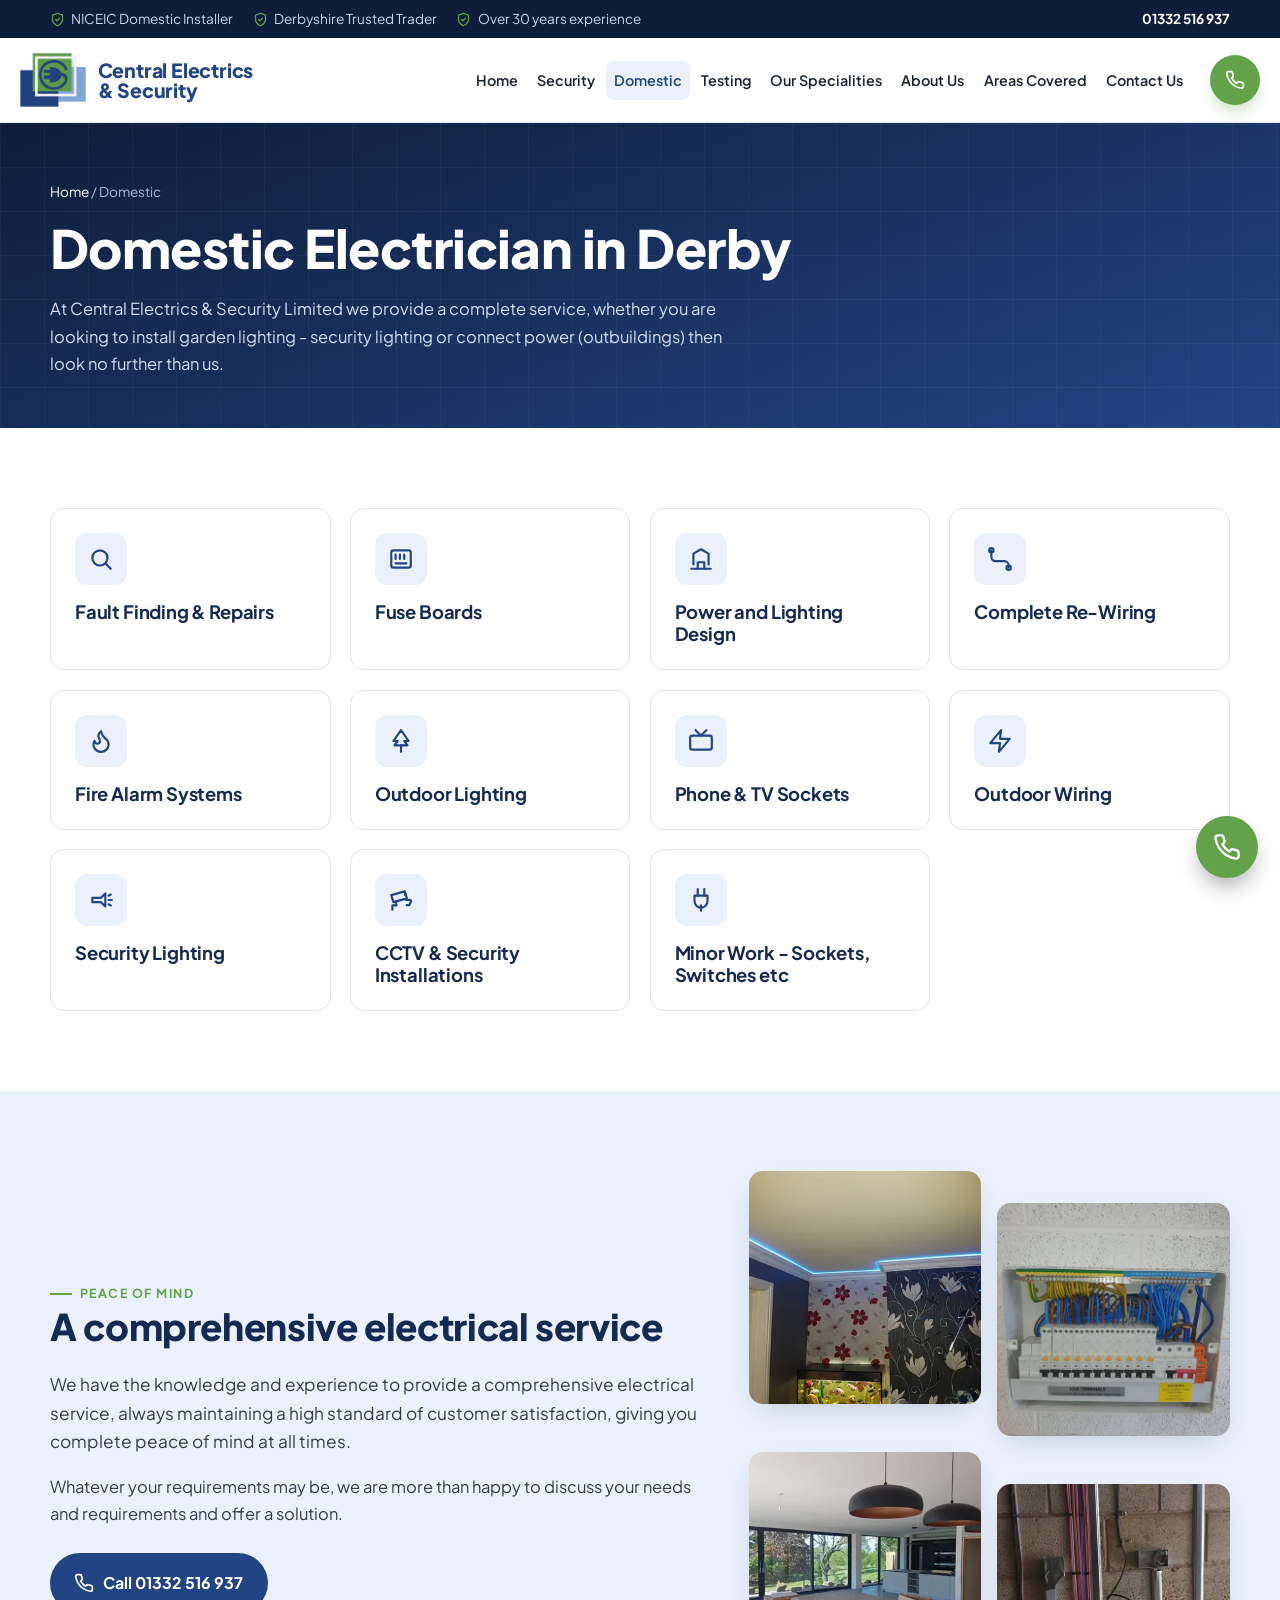
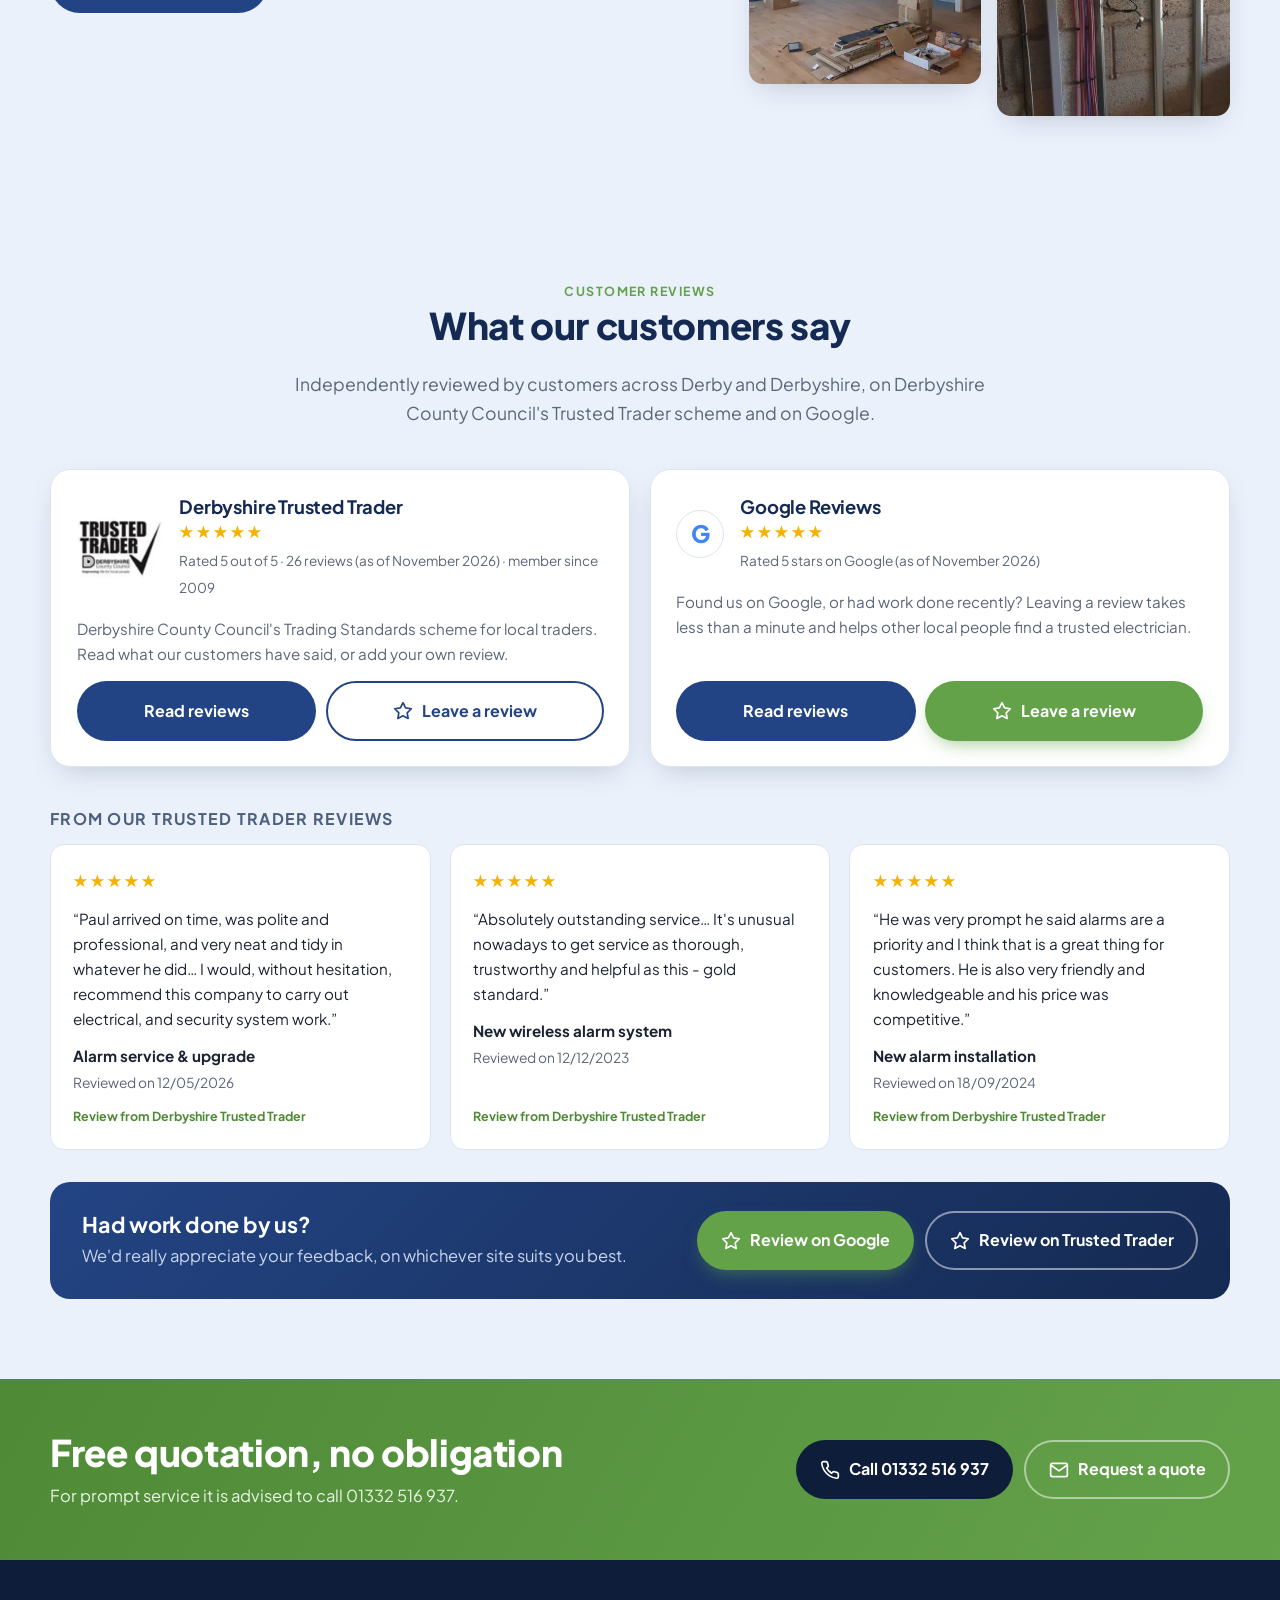
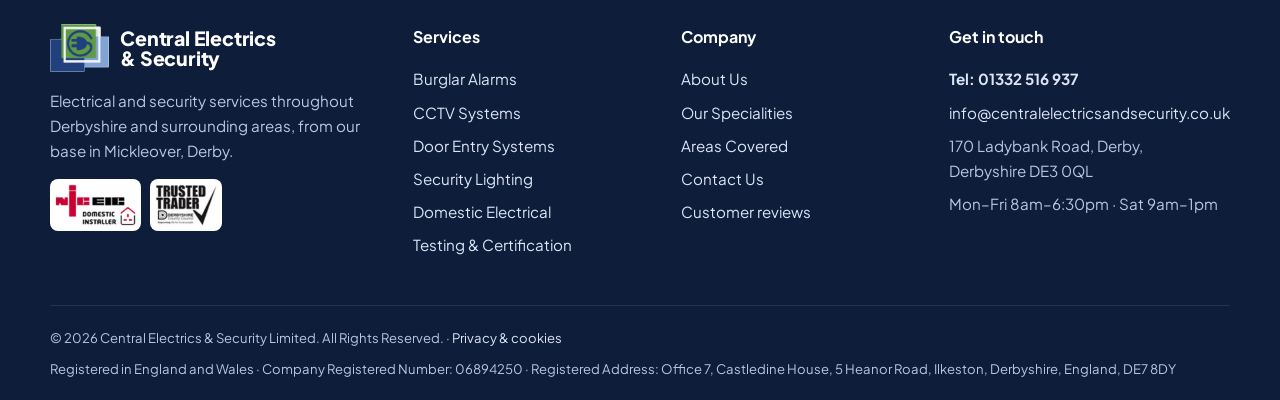
<file: domestic.html>
<!DOCTYPE html>
<html lang="en-GB">
<head>
<meta charset="utf-8">
<meta name="viewport" content="width=device-width, initial-scale=1, viewport-fit=cover">
<title>Domestic Electrician Derby | Central Electrics & Security</title>
<meta name="description" content="Fault finding, fuse boards, rewires, fire alarms, outdoor and security lighting, CCTV and minor works across Derby and Derbyshire.">
<meta name="theme-color" content="#0e1d3a">
<link rel="canonical" href="https://www.centralelectricsandsecurity.co.uk/domestic.html">
<meta property="og:type" content="website">
<meta property="og:locale" content="en_GB">
<meta property="og:site_name" content="Central Electrics &amp; Security">
<meta property="og:title" content="Domestic Electrician Derby | Central Electrics & Security">
<meta property="og:description" content="Fault finding, fuse boards, rewires, fire alarms, outdoor and security lighting, CCTV and minor works across Derby and Derbyshire.">
<meta property="og:url" content="https://www.centralelectricsandsecurity.co.uk/domestic.html">
<meta property="og:image" content="https://www.centralelectricsandsecurity.co.uk/images/share-square.png">
<meta property="og:image:width" content="600"><meta property="og:image:height" content="600">
<meta property="og:image:alt" content="Central Electrics &amp; Security logo">
<meta name="twitter:card" content="summary_large_image">
<meta name="twitter:image" content="https://www.centralelectricsandsecurity.co.uk/images/share.jpg">
<meta name="twitter:image:alt" content="Central Electrics &amp; Security: burglar alarms, CCTV and electrical work in Derby">
<meta name="format-detection" content="telephone=yes">
<link rel="icon" type="image/png" href="images/favicon.png">
<link rel="apple-touch-icon" href="images/apple-touch-icon.png">
<link rel="preconnect" href="https://fonts.googleapis.com"><link rel="preconnect" href="https://fonts.gstatic.com" crossorigin>
<link rel="preload" as="style" href="https://fonts.googleapis.com/css2?family=Plus+Jakarta+Sans:wght@400;500;600;700;800&display=optional" onload="this.onload=null;this.rel='stylesheet'">
<noscript><link rel="stylesheet" href="https://fonts.googleapis.com/css2?family=Plus+Jakarta+Sans:wght@400;500;600;700;800&display=optional"></noscript>
<link rel="stylesheet" href="css/style.css?v=20261120c">
<script type="application/ld+json">{"@context": "https://schema.org", "@type": "Electrician", "@id": "https://www.centralelectricsandsecurity.co.uk/#business", "name": "Central Electrics & Security Ltd", "url": "https://www.centralelectricsandsecurity.co.uk/", "telephone": "+441332516937", "email": "info@centralelectricsandsecurity.co.uk", "image": "https://www.centralelectricsandsecurity.co.uk/images/projects/open-plan-pendant-lighting.jpg", "logo": "https://www.centralelectricsandsecurity.co.uk/images/icon.png", "description": "Family run electrical and security business in Mickleover, Derby. Burglar alarms, smart alarms, CCTV, door entry, security lighting and domestic electrical work. NICEIC Domestic Installer and Derbyshire Trusted Trader.", "founder": {"@type": "Person", "name": "Paul Fowlkes", "jobTitle": "Electrician & Security Installer"}, "foundingDate": "2009-05-01", "address": {"@type": "PostalAddress", "streetAddress": "170 Ladybank Road", "addressLocality": "Mickleover, Derby", "addressRegion": "Derbyshire", "postalCode": "DE3 0QL", "addressCountry": "GB"}, "geo": {"@type": "GeoCoordinates", "latitude": 52.9119798, "longitude": -1.5547513}, "areaServed": [{"@type": "City", "name": "Derby"}, {"@type": "Place", "name": "Mickleover"}, {"@type": "Place", "name": "Littleover"}, {"@type": "Place", "name": "Allestree"}, {"@type": "Place", "name": "Duffield"}, {"@type": "Place", "name": "Quarndon"}, {"@type": "AdministrativeArea", "name": "Derbyshire"}], "openingHoursSpecification": [{"@type": "OpeningHoursSpecification", "dayOfWeek": ["Monday", "Tuesday", "Wednesday", "Thursday", "Friday"], "opens": "08:00", "closes": "18:30"}, {"@type": "OpeningHoursSpecification", "dayOfWeek": "Saturday", "opens": "09:00", "closes": "13:00"}], "sameAs": ["https://www.google.com/maps/place/?q=place_id:ChIJi2XwCVb2eUgR8YL2YHHdaZI", "https://apps.derbyshire.gov.uk/applications/trusted-trader/profile.asp?tid=56896"], "knowsAbout": ["Burglar alarms", "Smart alarms", "CCTV", "Door entry systems", "Security lighting", "Fuse board upgrades", "Rewiring", "Electrical testing"]}</script>
</head>
<body>
<a class="skip" href="#main">Skip to content</a>
<div class="topbar"><div class="container">
  <div class="badges"><span><svg viewBox="0 0 24 24" fill="none" stroke="currentColor" stroke-width="2" stroke-linecap="round" stroke-linejoin="round" aria-hidden="true" ><path d="M12 22s8-4 8-10V5l-8-3-8 3v7c0 6 8 10 8 10z"/><path d="m9 12 2 2 4-4"/></svg> NICEIC Domestic Installer</span><span><svg viewBox="0 0 24 24" fill="none" stroke="currentColor" stroke-width="2" stroke-linecap="round" stroke-linejoin="round" aria-hidden="true" ><path d="M12 22s8-4 8-10V5l-8-3-8 3v7c0 6 8 10 8 10z"/><path d="m9 12 2 2 4-4"/></svg> Derbyshire Trusted Trader</span><span><svg viewBox="0 0 24 24" fill="none" stroke="currentColor" stroke-width="2" stroke-linecap="round" stroke-linejoin="round" aria-hidden="true" ><path d="M12 22s8-4 8-10V5l-8-3-8 3v7c0 6 8 10 8 10z"/><path d="m9 12 2 2 4-4"/></svg> Over 30 years experience</span></div>
  <a href="tel:+441332516937">01332 516 937</a>
</div></div>
<header class="site-header"><div class="container">
  <a class="logo" href="index.html" aria-label="Central Electrics &amp; Security home"><img src="images/icon.png" alt="" width="66" height="54"><span class="wordmark">Central Electrics<br>&amp; Security</span></a>
  <nav class="nav" aria-label="Main"><ul><li><a href="index.html">Home</a></li><li><a href="security.html">Security</a></li><li><a href="domestic.html" aria-current="page">Domestic</a></li><li><a href="testing.html">Testing</a></li><li><a href="our-speciality.html">Our Specialities</a></li><li><a href="aboutus.html">About Us</a></li><li><a href="areascovered.html">Areas Covered</a></li><li><a href="contactus.html">Contact Us</a></li></ul></nav>
  <a class="btn btn-green header-call" href="tel:+441332516937"><svg viewBox="0 0 24 24" fill="none" stroke="currentColor" stroke-width="2" stroke-linecap="round" stroke-linejoin="round" aria-hidden="true" ><path d="M22 16.9v3a2 2 0 0 1-2.2 2 19.8 19.8 0 0 1-8.6-3.1 19.5 19.5 0 0 1-6-6A19.8 19.8 0 0 1 2.1 4.2 2 2 0 0 1 4.1 2h3a2 2 0 0 1 2 1.7c.1.9.4 1.8.7 2.7a2 2 0 0 1-.5 2.1L8 9.8a16 16 0 0 0 6 6l1.3-1.3a2 2 0 0 1 2.1-.4c.9.3 1.8.6 2.7.7a2 2 0 0 1 1.7 2z"/></svg><span><span class="long">Call </span>01332 516 937</span></a>
  <button class="menu-btn" aria-label="Open menu" aria-expanded="false"><svg viewBox="0 0 24 24" fill="none" stroke="currentColor" stroke-width="2" stroke-linecap="round" stroke-linejoin="round" aria-hidden="true" ><path d="M3 6h18M3 12h18M3 18h18"/></svg></button>
</div></header>
<main id="main">
<section class="page-hero" style="padding:3.6rem 0 3.2rem"><div class="container">
  <div class="crumbs"><a href="index.html">Home</a> / Domestic</div>
  <h1>Domestic Electrician in Derby</h1><p>At Central Electrics &amp; Security Limited we provide a complete service, whether you are looking to install garden lighting - security lighting or connect power (outbuildings) then look no further than us.</p>
</div></section>

<section><div class="container">
  <div class="grid grid-4"><div class="card reveal"><div class="icon"><svg viewBox="0 0 24 24" fill="none" stroke="currentColor" stroke-width="2" stroke-linecap="round" stroke-linejoin="round" aria-hidden="true" ><circle cx="11" cy="11" r="7"/><path d="m21 21-4.3-4.3"/></svg></div><h3 style="margin:0">Fault Finding &amp; Repairs</h3></div><div class="card reveal"><div class="icon"><svg viewBox="0 0 24 24" fill="none" stroke="currentColor" stroke-width="2" stroke-linecap="round" stroke-linejoin="round" aria-hidden="true" ><rect x="3" y="4" width="18" height="16" rx="2"/><path d="M7 8v4M11 8v4M15 8v4M7 16h10"/></svg></div><h3 style="margin:0">Fuse Boards</h3></div><div class="card reveal"><div class="icon"><svg viewBox="0 0 24 24" fill="none" stroke="currentColor" stroke-width="2" stroke-linecap="round" stroke-linejoin="round" aria-hidden="true" ><path d="M3 21h18"/><path d="M5 17V7l7-4 7 4v10"/><path d="M9 21v-6h6v6"/></svg></div><h3 style="margin:0">Power and Lighting Design</h3></div><div class="card reveal"><div class="icon"><svg viewBox="0 0 24 24" fill="none" stroke="currentColor" stroke-width="2" stroke-linecap="round" stroke-linejoin="round" aria-hidden="true" ><path d="M4 4v6a4 4 0 0 0 4 4h8a4 4 0 0 1 4 4v2"/><circle cx="4" cy="4" r="2"/><circle cx="20" cy="20" r="2"/></svg></div><h3 style="margin:0">Complete Re-Wiring</h3></div><div class="card reveal"><div class="icon"><svg viewBox="0 0 24 24" fill="none" stroke="currentColor" stroke-width="2" stroke-linecap="round" stroke-linejoin="round" aria-hidden="true" ><path d="M8.5 14.5A2.5 2.5 0 0 0 11 12c0-1.4-.5-2-1-3-1.1-2.1-.2-4 2-6 .5 2.5 2 4.9 4 6.5 2 1.6 3 3.5 3 5.5a7 7 0 1 1-14 0c0-1.2.4-2.3 1-3.2.3 1.3 1.3 2.7 2.5 2.7z"/></svg></div><h3 style="margin:0">Fire Alarm Systems</h3></div><div class="card reveal"><div class="icon"><svg viewBox="0 0 24 24" fill="none" stroke="currentColor" stroke-width="2" stroke-linecap="round" stroke-linejoin="round" aria-hidden="true" ><path d="M12 22v-6"/><path d="M12 2 5 12h4l-3 4h12l-3-4h4z"/></svg></div><h3 style="margin:0">Outdoor Lighting</h3></div><div class="card reveal"><div class="icon"><svg viewBox="0 0 24 24" fill="none" stroke="currentColor" stroke-width="2" stroke-linecap="round" stroke-linejoin="round" aria-hidden="true" ><rect x="2" y="7" width="20" height="13" rx="2"/><path d="m17 2-5 5-5-5"/></svg></div><h3 style="margin:0">Phone &amp; TV Sockets</h3></div><div class="card reveal"><div class="icon"><svg viewBox="0 0 24 24" fill="none" stroke="currentColor" stroke-width="2" stroke-linecap="round" stroke-linejoin="round" aria-hidden="true" ><path d="M13 2 3 14h9l-1 8 10-12h-9z"/></svg></div><h3 style="margin:0">Outdoor Wiring</h3></div><div class="card reveal"><div class="icon"><svg viewBox="0 0 24 24" fill="none" stroke="currentColor" stroke-width="2" stroke-linecap="round" stroke-linejoin="round" aria-hidden="true" ><path d="M4 10h8l4-4v12l-4-4H4z"/><path d="M19 8l2-1M19 12h3M19 16l2 1"/></svg></div><h3 style="margin:0">Security Lighting</h3></div><div class="card reveal"><div class="icon"><svg viewBox="0 0 24 24" fill="none" stroke="currentColor" stroke-width="2" stroke-linecap="round" stroke-linejoin="round" aria-hidden="true" ><path d="M16.75 12h3.63a1 1 0 0 1 .9 1.45l-1.38 2.76a1 1 0 0 1-.9.55h-1.76"/><path d="M3 7.5 15.5 4l2 6.5L5 14z"/><path d="M7 13.5 8 17H4v4"/><circle cx="16" cy="7" r=".5"/></svg></div><h3 style="margin:0">CCTV &amp; Security Installations</h3></div><div class="card reveal"><div class="icon"><svg viewBox="0 0 24 24" fill="none" stroke="currentColor" stroke-width="2" stroke-linecap="round" stroke-linejoin="round" aria-hidden="true" ><path d="M12 22v-5M9 8V2M15 8V2"/><path d="M18 8v5a6 6 0 0 1-12 0V8z"/></svg></div><h3 style="margin:0">Minor Work - Sockets, Switches etc</h3></div></div>
</div></section>
<section class="bg-soft"><div class="container split">
  <div class="prose reveal">
    <span class="eyebrow">Peace of mind</span>
    <h2>A comprehensive electrical service</h2>
    <p>We have the knowledge and experience to provide a comprehensive electrical service, always maintaining a high standard of customer satisfaction, giving you complete peace of mind at all times.</p>
    <p>Whatever your requirements may be, we are more than happy to discuss your needs and requirements and offer a solution.</p>
    <a class="btn btn-navy" href="tel:+441332516937" style="margin-top:.6rem"><svg viewBox="0 0 24 24" fill="none" stroke="currentColor" stroke-width="2" stroke-linecap="round" stroke-linejoin="round" aria-hidden="true" ><path d="M22 16.9v3a2 2 0 0 1-2.2 2 19.8 19.8 0 0 1-8.6-3.1 19.5 19.5 0 0 1-6-6A19.8 19.8 0 0 1 2.1 4.2 2 2 0 0 1 4.1 2h3a2 2 0 0 1 2 1.7c.1.9.4 1.8.7 2.7a2 2 0 0 1-.5 2.1L8 9.8a16 16 0 0 0 6 6l1.3-1.3a2 2 0 0 1 2.1-.4c.9.3 1.8.6 2.7.7a2 2 0 0 1 1.7 2z"/></svg> Call 01332 516 937</a>
  </div>
  <div class="media media-stack reveal">
    <img src="images/projects/led-coving-lighting.jpg" alt="LED coving lighting" loading="lazy" srcset="images/projects/led-coving-lighting-480.webp 480w, images/projects/led-coving-lighting-800.webp 800w, images/projects/led-coving-lighting-1200.webp 1200w, images/projects/led-coving-lighting.webp 1600w" sizes="(max-width: 860px) 50vw, 260px" width="1600" height="1200" decoding="async">
    <img src="images/projects/consumer-unit-upgrade-2.jpg" alt="Fuse board upgrade" loading="lazy" style="margin-top:2rem" srcset="images/projects/consumer-unit-upgrade-2-480.webp 480w, images/projects/consumer-unit-upgrade-2-800.webp 800w, images/projects/consumer-unit-upgrade-2-1200.webp 1200w, images/projects/consumer-unit-upgrade-2.webp 1600w" sizes="(max-width: 860px) 50vw, 260px" width="1600" height="1600" decoding="async">
    <img src="images/projects/open-plan-pendant-lighting.jpg" alt="Open-plan pendant lighting" loading="lazy" srcset="images/projects/open-plan-pendant-lighting-480.webp 480w, images/projects/open-plan-pendant-lighting-800.webp 800w, images/projects/open-plan-pendant-lighting-1200.webp 1200w, images/projects/open-plan-pendant-lighting.webp 1600w" sizes="(max-width: 860px) 50vw, 260px" width="1600" height="1200" decoding="async">
    <img src="images/projects/first-fix-cabling.jpg" alt="First fix cabling" loading="lazy" style="margin-top:2rem" srcset="images/projects/first-fix-cabling-480.webp 480w, images/projects/first-fix-cabling.webp 757w" sizes="(max-width: 860px) 50vw, 260px" width="757" height="1600" decoding="async">
  </div>
</div></section>
<section class="bg-soft" id="reviews"><div class="container">
  <div class="section-head center">
    <span class="eyebrow">Customer Reviews</span>
    <h2>What our customers say</h2>
    <p class="lead">Independently reviewed by customers across Derby and Derbyshire, on Derbyshire County Council's Trusted Trader scheme and on Google.</p>
  </div>

  <div class="platforms">
    <div class="platform reveal">
      <div class="platform-top">
        <img src="images/trusted-trader.png" alt="Derbyshire Trusted Trader" width="87" height="60">
        <div><h3>Derbyshire Trusted Trader</h3><div class="stars" aria-hidden="true">★★★★★</div><small>Rated 5 out of 5 &middot; 26 reviews (as of November 2026) &middot; member since 2009</small></div>
      </div>
      <p>Derbyshire County Council's Trading Standards scheme for local traders. Read what our customers have said, or add your own review.</p>
      <div class="platform-btns">
        <a class="btn btn-navy" href="https://apps.derbyshire.gov.uk/applications/trusted-trader/profile.asp?tid=56896&d=20&p=DE30QL&q=Electricians" target="_blank" rel="noopener">Read reviews</a>
        <a class="btn btn-outline" href="https://tradingstandards.derbyshire.gov.uk/resident2/s/trusted-trader-feedback" target="_blank" rel="noopener"><svg viewBox="0 0 24 24" fill="none" stroke="currentColor" stroke-width="2" stroke-linecap="round" stroke-linejoin="round" aria-hidden="true" ><path d="m12 2 3.1 6.3 6.9 1-5 4.9 1.2 6.8L12 17.8 5.8 21l1.2-6.8-5-4.9 6.9-1z"/></svg> Leave a review</a>
      </div>
    </div>
    <div class="platform reveal">
      <div class="platform-top">
        <div class="g-badge" aria-hidden="true">G</div>
        <div><h3>Google Reviews</h3><div class="stars" aria-hidden="true" id="g-stars">★★★★★</div><small id="g-count">Rated 5 stars on Google (as of November 2026)</small></div>
      </div>
      <p>Found us on Google, or had work done recently? Leaving a review takes less than a minute and helps other local people find a trusted electrician.</p>
      <div class="platform-btns">
        <a class="btn btn-navy" href="#" data-read-reviews>Read reviews</a>
        <a class="btn btn-green" href="#" data-write-review><svg viewBox="0 0 24 24" fill="none" stroke="currentColor" stroke-width="2" stroke-linecap="round" stroke-linejoin="round" aria-hidden="true" ><path d="m12 2 3.1 6.3 6.9 1-5 4.9 1.2 6.8L12 17.8 5.8 21l1.2-6.8-5-4.9 6.9-1z"/></svg> Leave a review</a>
      </div>
    </div>
  </div>

  <h3 class="reviews-sub">From our Trusted Trader reviews</h3>
  <div class="review-grid"><article class="review"><div class="stars" aria-label="5 out of 5">★★★★★</div><p>&ldquo;Paul arrived on time, was polite and professional, and very neat and tidy in whatever he did&hellip; I would, without hesitation, recommend this company to carry out electrical, and security system work.&rdquo;</p>
  <div class="who"><div><b>Alarm service &amp; upgrade</b><small>Reviewed on 12/05/2026</small></div></div>
  <div class="src tt-src">Review from Derbyshire Trusted Trader</div></article><article class="review"><div class="stars" aria-label="5 out of 5">★★★★★</div><p>&ldquo;Absolutely outstanding service&hellip; It's unusual nowadays to get service as thorough, trustworthy and helpful as this - gold standard.&rdquo;</p>
  <div class="who"><div><b>New wireless alarm system</b><small>Reviewed on 12/12/2023</small></div></div>
  <div class="src tt-src">Review from Derbyshire Trusted Trader</div></article><article class="review"><div class="stars" aria-label="5 out of 5">★★★★★</div><p>&ldquo;He was very prompt he said alarms are a priority and I think that is a great thing for customers. He is also very friendly and knowledgeable and his price was competitive.&rdquo;</p>
  <div class="who"><div><b>New alarm installation</b><small>Reviewed on 18/09/2024</small></div></div>
  <div class="src tt-src">Review from Derbyshire Trusted Trader</div></article></div>
  <div id="google-block" hidden>
    <h3 class="reviews-sub">From our Google reviews</h3>
    <div class="review-grid" id="google-reviews"></div>
  </div>

  <div class="review-cta reveal">
    <div><h3>Had work done by us?</h3><p>We'd really appreciate your feedback, on whichever site suits you best.</p></div>
    <div class="btns"><a class="btn btn-green" href="#" data-write-review><svg viewBox="0 0 24 24" fill="none" stroke="currentColor" stroke-width="2" stroke-linecap="round" stroke-linejoin="round" aria-hidden="true" ><path d="m12 2 3.1 6.3 6.9 1-5 4.9 1.2 6.8L12 17.8 5.8 21l1.2-6.8-5-4.9 6.9-1z"/></svg> Review on Google</a><a class="btn btn-ghost" href="https://tradingstandards.derbyshire.gov.uk/resident2/s/trusted-trader-feedback" target="_blank" rel="noopener"><svg viewBox="0 0 24 24" fill="none" stroke="currentColor" stroke-width="2" stroke-linecap="round" stroke-linejoin="round" aria-hidden="true" ><path d="m12 2 3.1 6.3 6.9 1-5 4.9 1.2 6.8L12 17.8 5.8 21l1.2-6.8-5-4.9 6.9-1z"/></svg> Review on Trusted Trader</a></div>
  </div>
</div></section>

<section class="cta-band"><div class="container">
  <div><h2>Free quotation, no obligation</h2><p>For prompt service it is advised to call 01332 516 937.</p></div>
  <div class="btns"><a class="btn btn-navy" href="tel:+441332516937"><svg viewBox="0 0 24 24" fill="none" stroke="currentColor" stroke-width="2" stroke-linecap="round" stroke-linejoin="round" aria-hidden="true" ><path d="M22 16.9v3a2 2 0 0 1-2.2 2 19.8 19.8 0 0 1-8.6-3.1 19.5 19.5 0 0 1-6-6A19.8 19.8 0 0 1 2.1 4.2 2 2 0 0 1 4.1 2h3a2 2 0 0 1 2 1.7c.1.9.4 1.8.7 2.7a2 2 0 0 1-.5 2.1L8 9.8a16 16 0 0 0 6 6l1.3-1.3a2 2 0 0 1 2.1-.4c.9.3 1.8.6 2.7.7a2 2 0 0 1 1.7 2z"/></svg> Call 01332 516 937</a><a class="btn btn-ghost" href="contactus.html#quote"><svg viewBox="0 0 24 24" fill="none" stroke="currentColor" stroke-width="2" stroke-linecap="round" stroke-linejoin="round" aria-hidden="true" ><rect x="2" y="4" width="20" height="16" rx="2"/><path d="m22 6-10 7L2 6"/></svg> Request a quote</a></div>
</div></section>

</main>
<footer class="site-footer"><div class="container">
  <div class="footer-grid">
    <div>
      <div class="logo footer-logo"><img src="images/icon.png" alt="" width="60" height="49"><span class="wordmark">Central Electrics<br>&amp; Security</span></div>
      <p>Electrical and security services throughout Derbyshire and surrounding areas, from our base in Mickleover, Derby.</p>
      <div class="footer-accred">
        <img src="images/niceic-domestic-installer.png" alt="NICEIC Domestic Installer" width="98" height="52">
        <a href="https://apps.derbyshire.gov.uk/applications/trusted-trader/profile.asp?tid=56896&d=20&p=DE30QL&q=Electricians" target="_blank" rel="noopener"><img src="images/trusted-trader.png" alt="Derbyshire Trusted Trader" width="75" height="52"></a>
      </div>
    </div>
    <div><h4>Services</h4><ul>
      <li><a href="security.html">Burglar Alarms</a></li><li><a href="security.html">CCTV Systems</a></li>
      <li><a href="security.html">Door Entry Systems</a></li><li><a href="security.html">Security Lighting</a></li>
      <li><a href="domestic.html">Domestic Electrical</a></li><li><a href="testing.html">Testing &amp; Certification</a></li></ul></div>
    <div><h4>Company</h4><ul>
      <li><a href="aboutus.html">About Us</a></li><li><a href="our-speciality.html">Our Specialities</a></li>
      <li><a href="areascovered.html">Areas Covered</a></li><li><a href="contactus.html">Contact Us</a></li>
      <li><a href="#reviews">Customer reviews</a></li></ul></div>
    <div><h4>Get in touch</h4><ul>
      <li><a href="tel:+441332516937"><b>Tel: 01332 516 937</b></a></li>
      <li><a href="mailto:info@centralelectricsandsecurity.co.uk">info@centralelectricsandsecurity.co.uk</a></li>
      <li>170 Ladybank Road, Derby,<br>Derbyshire DE3 0QL</li>
      <li>Mon&ndash;Fri 8am&ndash;6:30pm &middot; Sat 9am&ndash;1pm</li></ul></div>
  </div>
  <div class="footer-bottom">
    <span>&copy; <span data-year></span> Central Electrics &amp; Security Limited. All Rights Reserved. &middot; <a href="privacy.html">Privacy &amp; cookies</a></span>
    <span>Registered in England and Wales &middot; Company Registered Number: 06894250 &middot; Registered Address: Office 7, Castledine House, 5 Heanor Road, Ilkeston, Derbyshire, England, DE7 8DY</span>
  </div>
</div></footer>

<a class="fab-call" href="tel:+441332516937" aria-label="Call 01332 516 937"><svg viewBox="0 0 24 24" fill="none" stroke="currentColor" stroke-width="2" stroke-linecap="round" stroke-linejoin="round" aria-hidden="true" ><path d="M22 16.9v3a2 2 0 0 1-2.2 2 19.8 19.8 0 0 1-8.6-3.1 19.5 19.5 0 0 1-6-6A19.8 19.8 0 0 1 2.1 4.2 2 2 0 0 1 4.1 2h3a2 2 0 0 1 2 1.7c.1.9.4 1.8.7 2.7a2 2 0 0 1-.5 2.1L8 9.8a16 16 0 0 0 6 6l1.3-1.3a2 2 0 0 1 2.1-.4c.9.3 1.8.6 2.7.7a2 2 0 0 1 1.7 2z"/></svg></a>
<nav class="mobile-bar" aria-label="Quick actions">
  <a class="call" href="tel:+441332516937"><svg viewBox="0 0 24 24" fill="none" stroke="currentColor" stroke-width="2" stroke-linecap="round" stroke-linejoin="round" aria-hidden="true" ><path d="M22 16.9v3a2 2 0 0 1-2.2 2 19.8 19.8 0 0 1-8.6-3.1 19.5 19.5 0 0 1-6-6A19.8 19.8 0 0 1 2.1 4.2 2 2 0 0 1 4.1 2h3a2 2 0 0 1 2 1.7c.1.9.4 1.8.7 2.7a2 2 0 0 1-.5 2.1L8 9.8a16 16 0 0 0 6 6l1.3-1.3a2 2 0 0 1 2.1-.4c.9.3 1.8.6 2.7.7a2 2 0 0 1 1.7 2z"/></svg> Call Now</a>
  <a class="alt" href="contactus.html#quote"><svg viewBox="0 0 24 24" fill="none" stroke="currentColor" stroke-width="2" stroke-linecap="round" stroke-linejoin="round" aria-hidden="true" ><path d="M21 15a2 2 0 0 1-2 2H7l-4 4V5a2 2 0 0 1 2-2h14a2 2 0 0 1 2 2z"/></svg> Quote</a>
  <a class="alt" href="#reviews"><svg viewBox="0 0 24 24" fill="none" stroke="currentColor" stroke-width="2" stroke-linecap="round" stroke-linejoin="round" aria-hidden="true" ><path d="m12 2 3.1 6.3 6.9 1-5 4.9 1.2 6.8L12 17.8 5.8 21l1.2-6.8-5-4.9 6.9-1z"/></svg> Reviews</a>
</nav>
<script src="js/main.js?v=20261120c" defer></script>
</body>
</html>
</file>
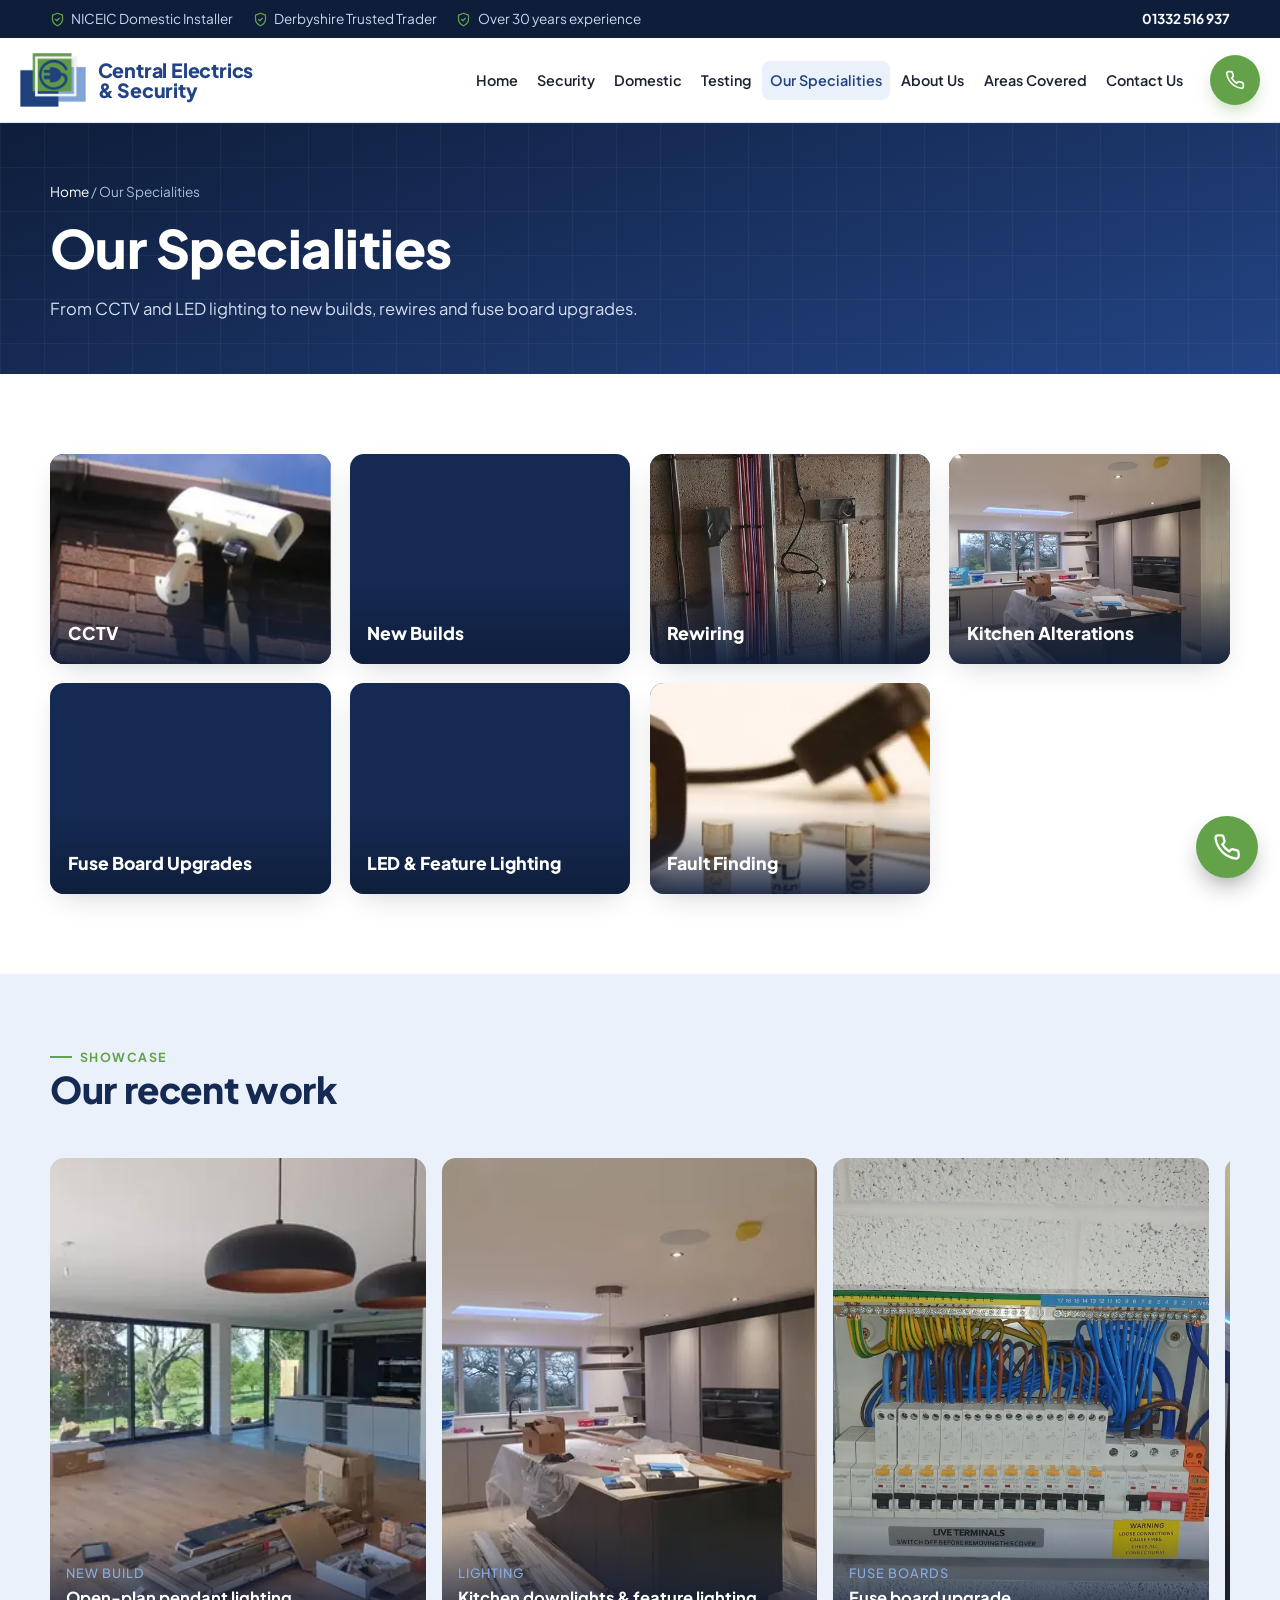
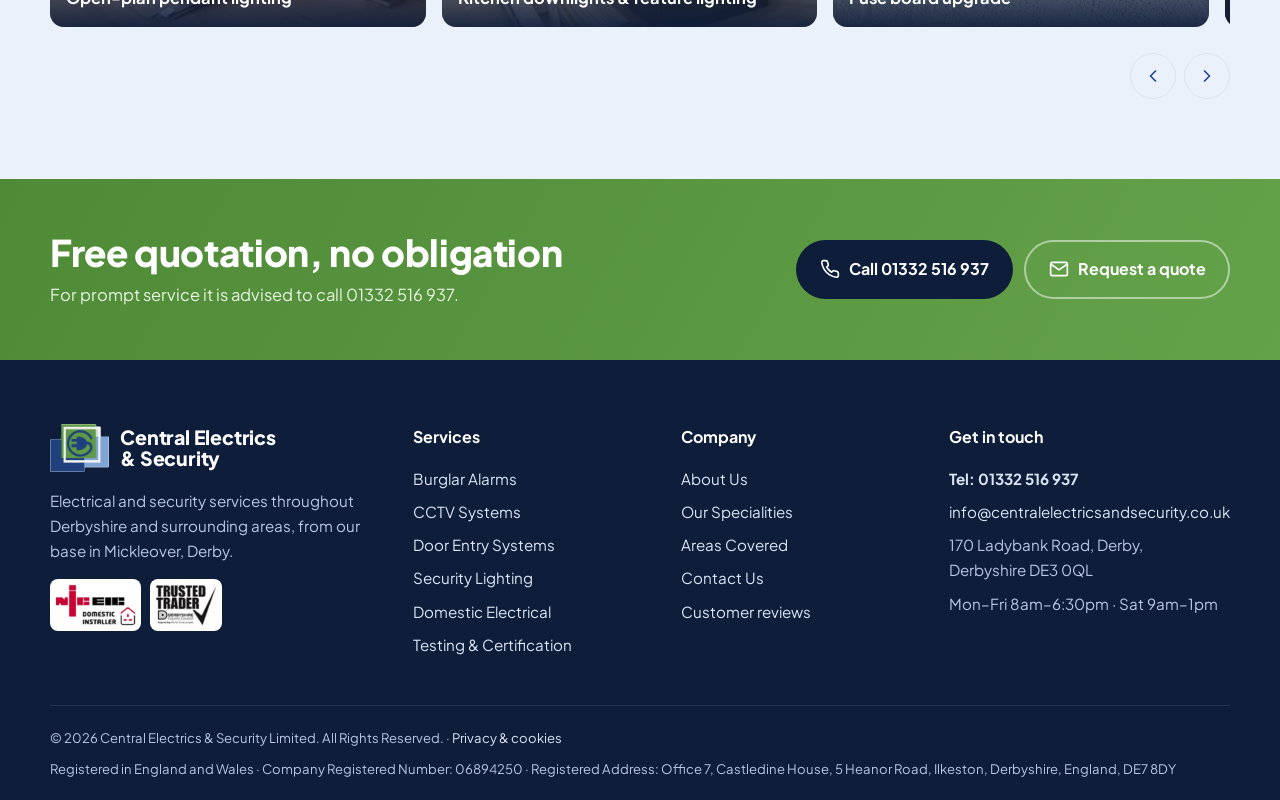
<file: our-speciality.html>
<!DOCTYPE html>
<html lang="en-GB">
<head>
<meta charset="utf-8">
<meta name="viewport" content="width=device-width, initial-scale=1, viewport-fit=cover">
<title>Our Specialities | Central Electrics & Security</title>
<meta name="description" content="CCTV, new builds, rewiring, kitchen alterations, fuse board upgrades, LED lighting and fault finding in Derby and Derbyshire.">
<meta name="theme-color" content="#0e1d3a">
<link rel="canonical" href="https://www.centralelectricsandsecurity.co.uk/our-speciality.html">
<meta property="og:type" content="website">
<meta property="og:locale" content="en_GB">
<meta property="og:site_name" content="Central Electrics &amp; Security">
<meta property="og:title" content="Our Specialities | Central Electrics & Security">
<meta property="og:description" content="CCTV, new builds, rewiring, kitchen alterations, fuse board upgrades, LED lighting and fault finding in Derby and Derbyshire.">
<meta property="og:url" content="https://www.centralelectricsandsecurity.co.uk/our-speciality.html">
<meta property="og:image" content="https://www.centralelectricsandsecurity.co.uk/images/share-square.png">
<meta property="og:image:width" content="600"><meta property="og:image:height" content="600">
<meta property="og:image:alt" content="Central Electrics &amp; Security logo">
<meta name="twitter:card" content="summary_large_image">
<meta name="twitter:image" content="https://www.centralelectricsandsecurity.co.uk/images/share.jpg">
<meta name="twitter:image:alt" content="Central Electrics &amp; Security: burglar alarms, CCTV and electrical work in Derby">
<meta name="format-detection" content="telephone=yes">
<link rel="icon" type="image/png" href="images/favicon.png">
<link rel="apple-touch-icon" href="images/apple-touch-icon.png">
<link rel="preconnect" href="https://fonts.googleapis.com"><link rel="preconnect" href="https://fonts.gstatic.com" crossorigin>
<link rel="preload" as="style" href="https://fonts.googleapis.com/css2?family=Plus+Jakarta+Sans:wght@400;500;600;700;800&display=optional" onload="this.onload=null;this.rel='stylesheet'">
<noscript><link rel="stylesheet" href="https://fonts.googleapis.com/css2?family=Plus+Jakarta+Sans:wght@400;500;600;700;800&display=optional"></noscript>
<link rel="stylesheet" href="css/style.css?v=20261120c">
<script type="application/ld+json">{"@context": "https://schema.org", "@type": "Electrician", "@id": "https://www.centralelectricsandsecurity.co.uk/#business", "name": "Central Electrics & Security Ltd", "url": "https://www.centralelectricsandsecurity.co.uk/", "telephone": "+441332516937", "email": "info@centralelectricsandsecurity.co.uk", "image": "https://www.centralelectricsandsecurity.co.uk/images/projects/open-plan-pendant-lighting.jpg", "logo": "https://www.centralelectricsandsecurity.co.uk/images/icon.png", "description": "Family run electrical and security business in Mickleover, Derby. Burglar alarms, smart alarms, CCTV, door entry, security lighting and domestic electrical work. NICEIC Domestic Installer and Derbyshire Trusted Trader.", "founder": {"@type": "Person", "name": "Paul Fowlkes", "jobTitle": "Electrician & Security Installer"}, "foundingDate": "2009-05-01", "address": {"@type": "PostalAddress", "streetAddress": "170 Ladybank Road", "addressLocality": "Mickleover, Derby", "addressRegion": "Derbyshire", "postalCode": "DE3 0QL", "addressCountry": "GB"}, "geo": {"@type": "GeoCoordinates", "latitude": 52.9119798, "longitude": -1.5547513}, "areaServed": [{"@type": "City", "name": "Derby"}, {"@type": "Place", "name": "Mickleover"}, {"@type": "Place", "name": "Littleover"}, {"@type": "Place", "name": "Allestree"}, {"@type": "Place", "name": "Duffield"}, {"@type": "Place", "name": "Quarndon"}, {"@type": "AdministrativeArea", "name": "Derbyshire"}], "openingHoursSpecification": [{"@type": "OpeningHoursSpecification", "dayOfWeek": ["Monday", "Tuesday", "Wednesday", "Thursday", "Friday"], "opens": "08:00", "closes": "18:30"}, {"@type": "OpeningHoursSpecification", "dayOfWeek": "Saturday", "opens": "09:00", "closes": "13:00"}], "sameAs": ["https://www.google.com/maps/place/?q=place_id:ChIJi2XwCVb2eUgR8YL2YHHdaZI", "https://apps.derbyshire.gov.uk/applications/trusted-trader/profile.asp?tid=56896"], "knowsAbout": ["Burglar alarms", "Smart alarms", "CCTV", "Door entry systems", "Security lighting", "Fuse board upgrades", "Rewiring", "Electrical testing"]}</script>
</head>
<body>
<a class="skip" href="#main">Skip to content</a>
<div class="topbar"><div class="container">
  <div class="badges"><span><svg viewBox="0 0 24 24" fill="none" stroke="currentColor" stroke-width="2" stroke-linecap="round" stroke-linejoin="round" aria-hidden="true" ><path d="M12 22s8-4 8-10V5l-8-3-8 3v7c0 6 8 10 8 10z"/><path d="m9 12 2 2 4-4"/></svg> NICEIC Domestic Installer</span><span><svg viewBox="0 0 24 24" fill="none" stroke="currentColor" stroke-width="2" stroke-linecap="round" stroke-linejoin="round" aria-hidden="true" ><path d="M12 22s8-4 8-10V5l-8-3-8 3v7c0 6 8 10 8 10z"/><path d="m9 12 2 2 4-4"/></svg> Derbyshire Trusted Trader</span><span><svg viewBox="0 0 24 24" fill="none" stroke="currentColor" stroke-width="2" stroke-linecap="round" stroke-linejoin="round" aria-hidden="true" ><path d="M12 22s8-4 8-10V5l-8-3-8 3v7c0 6 8 10 8 10z"/><path d="m9 12 2 2 4-4"/></svg> Over 30 years experience</span></div>
  <a href="tel:+441332516937">01332 516 937</a>
</div></div>
<header class="site-header"><div class="container">
  <a class="logo" href="index.html" aria-label="Central Electrics &amp; Security home"><img src="images/icon.png" alt="" width="66" height="54"><span class="wordmark">Central Electrics<br>&amp; Security</span></a>
  <nav class="nav" aria-label="Main"><ul><li><a href="index.html">Home</a></li><li><a href="security.html">Security</a></li><li><a href="domestic.html">Domestic</a></li><li><a href="testing.html">Testing</a></li><li><a href="our-speciality.html" aria-current="page">Our Specialities</a></li><li><a href="aboutus.html">About Us</a></li><li><a href="areascovered.html">Areas Covered</a></li><li><a href="contactus.html">Contact Us</a></li></ul></nav>
  <a class="btn btn-green header-call" href="tel:+441332516937"><svg viewBox="0 0 24 24" fill="none" stroke="currentColor" stroke-width="2" stroke-linecap="round" stroke-linejoin="round" aria-hidden="true" ><path d="M22 16.9v3a2 2 0 0 1-2.2 2 19.8 19.8 0 0 1-8.6-3.1 19.5 19.5 0 0 1-6-6A19.8 19.8 0 0 1 2.1 4.2 2 2 0 0 1 4.1 2h3a2 2 0 0 1 2 1.7c.1.9.4 1.8.7 2.7a2 2 0 0 1-.5 2.1L8 9.8a16 16 0 0 0 6 6l1.3-1.3a2 2 0 0 1 2.1-.4c.9.3 1.8.6 2.7.7a2 2 0 0 1 1.7 2z"/></svg><span><span class="long">Call </span>01332 516 937</span></a>
  <button class="menu-btn" aria-label="Open menu" aria-expanded="false"><svg viewBox="0 0 24 24" fill="none" stroke="currentColor" stroke-width="2" stroke-linecap="round" stroke-linejoin="round" aria-hidden="true" ><path d="M3 6h18M3 12h18M3 18h18"/></svg></button>
</div></header>
<main id="main">
<section class="page-hero" style="padding:3.6rem 0 3.2rem"><div class="container">
  <div class="crumbs"><a href="index.html">Home</a> / Our Specialities</div>
  <h1>Our Specialities</h1><p>From CCTV and LED lighting to new builds, rewires and fuse board upgrades.</p>
</div></section>

<section><div class="container"><div class="grid grid-4"><div class="spec reveal"><img src="images/cctv.jpg" alt="CCTV" loading="lazy" srcset="images/cctv-480.webp 480w, images/cctv.webp 535w" sizes="(max-width: 560px) 100vw, (max-width: 1000px) 50vw, 290px" width="535" height="243" decoding="async"><span>CCTV</span></div><div class="spec reveal"><img src="images/projects/new-build-exterior.jpg" alt="New Builds" loading="lazy" srcset="images/projects/new-build-exterior-480.webp 480w, images/projects/new-build-exterior-800.webp 800w, images/projects/new-build-exterior-1200.webp 1200w, images/projects/new-build-exterior.webp 1600w" sizes="(max-width: 560px) 100vw, (max-width: 1000px) 50vw, 290px" width="1600" height="1200" decoding="async"><span>New Builds</span></div><div class="spec reveal"><img src="images/projects/first-fix-cabling.jpg" alt="Rewiring" loading="lazy" srcset="images/projects/first-fix-cabling-480.webp 480w, images/projects/first-fix-cabling.webp 757w" sizes="(max-width: 560px) 100vw, (max-width: 1000px) 50vw, 290px" width="757" height="1600" decoding="async"><span>Rewiring</span></div><div class="spec reveal"><img src="images/projects/kitchen-lighting.jpg" alt="Kitchen Alterations" loading="lazy" srcset="images/projects/kitchen-lighting-480.webp 480w, images/projects/kitchen-lighting-800.webp 800w, images/projects/kitchen-lighting-1200.webp 1200w, images/projects/kitchen-lighting.webp 1600w" sizes="(max-width: 560px) 100vw, (max-width: 1000px) 50vw, 290px" width="1600" height="1600" decoding="async"><span>Kitchen Alterations</span></div><div class="spec reveal"><img src="images/projects/consumer-unit-upgrade-2.jpg" alt="Fuse Board Upgrades" loading="lazy" srcset="images/projects/consumer-unit-upgrade-2-480.webp 480w, images/projects/consumer-unit-upgrade-2-800.webp 800w, images/projects/consumer-unit-upgrade-2-1200.webp 1200w, images/projects/consumer-unit-upgrade-2.webp 1600w" sizes="(max-width: 560px) 100vw, (max-width: 1000px) 50vw, 290px" width="1600" height="1600" decoding="async"><span>Fuse Board Upgrades</span></div><div class="spec reveal"><img src="images/projects/led-coving-lighting.jpg" alt="LED &amp; Feature Lighting" loading="lazy" srcset="images/projects/led-coving-lighting-480.webp 480w, images/projects/led-coving-lighting-800.webp 800w, images/projects/led-coving-lighting-1200.webp 1200w, images/projects/led-coving-lighting.webp 1600w" sizes="(max-width: 560px) 100vw, (max-width: 1000px) 50vw, 290px" width="1600" height="1200" decoding="async"><span>LED &amp; Feature Lighting</span></div><div class="spec reveal"><img src="images/fault-finding.jpg" alt="Fault Finding" loading="lazy" srcset="images/fault-finding-480.webp 480w, images/fault-finding.webp 535w" sizes="(max-width: 560px) 100vw, (max-width: 1000px) 50vw, 290px" width="535" height="243" decoding="async"><span>Fault Finding</span></div></div></div></section>
<section class="bg-soft" style="padding-top:4rem"><div class="container">
  <div class="section-head"><span class="eyebrow">Showcase</span><h2>Our recent work</h2></div>
  <div class="reel-wrap light">
  <!-- SHOWCASE REEL: add a new project by copying a <figure> line.
       Videos work too: <figure><video src="videos/job.mp4" muted loop playsinline autoplay></video><figcaption><small>Security</small>Title</figcaption></figure> -->
  <div class="reel" tabindex="0" aria-label="Showcase of our work"><figure><img src="images/projects/open-plan-pendant-lighting.jpg" alt="Open-plan pendant lighting" loading="lazy" srcset="images/projects/open-plan-pendant-lighting-480.webp 480w, images/projects/open-plan-pendant-lighting-800.webp 800w, images/projects/open-plan-pendant-lighting-1200.webp 1200w, images/projects/open-plan-pendant-lighting.webp 1600w" sizes="(max-width: 560px) 78vw, 380px" width="1600" height="1200" decoding="async"><figcaption><small>New build</small>Open-plan pendant lighting</figcaption></figure><figure><img src="images/projects/kitchen-lighting.jpg" alt="Kitchen downlights &amp; feature lighting" loading="lazy" srcset="images/projects/kitchen-lighting-480.webp 480w, images/projects/kitchen-lighting-800.webp 800w, images/projects/kitchen-lighting-1200.webp 1200w, images/projects/kitchen-lighting.webp 1600w" sizes="(max-width: 560px) 78vw, 380px" width="1600" height="1600" decoding="async"><figcaption><small>Lighting</small>Kitchen downlights &amp; feature lighting</figcaption></figure><figure><img src="images/projects/consumer-unit-upgrade-2.jpg" alt="Fuse board upgrade" loading="lazy" srcset="images/projects/consumer-unit-upgrade-2-480.webp 480w, images/projects/consumer-unit-upgrade-2-800.webp 800w, images/projects/consumer-unit-upgrade-2-1200.webp 1200w, images/projects/consumer-unit-upgrade-2.webp 1600w" sizes="(max-width: 860px) 100vw, 560px" width="1600" height="1600" decoding="async"><figcaption><small>Fuse boards</small>Fuse board upgrade</figcaption></figure><figure><img src="images/projects/led-coving-lighting.jpg" alt="LED coving lighting" loading="lazy" srcset="images/projects/led-coving-lighting-480.webp 480w, images/projects/led-coving-lighting-800.webp 800w, images/projects/led-coving-lighting-1200.webp 1200w, images/projects/led-coving-lighting.webp 1600w" sizes="(max-width: 860px) 100vw, 560px" width="1600" height="1200" decoding="async"><figcaption><small>Lighting</small>LED coving lighting</figcaption></figure><figure><img src="images/projects/new-build-exterior.jpg" alt="New build electrical installation" loading="lazy" srcset="images/projects/new-build-exterior-480.webp 480w, images/projects/new-build-exterior-800.webp 800w, images/projects/new-build-exterior-1200.webp 1200w, images/projects/new-build-exterior.webp 1600w" sizes="(max-width: 860px) 100vw, 560px" width="1600" height="1200" decoding="async"><figcaption><small>New build</small>New build electrical installation</figcaption></figure><figure><img src="images/projects/labelled-fuse-board.jpg" alt="Tested, labelled &amp; certified" loading="lazy" srcset="images/projects/labelled-fuse-board-480.webp 480w, images/projects/labelled-fuse-board-800.webp 800w, images/projects/labelled-fuse-board-1200.webp 1200w, images/projects/labelled-fuse-board.webp 1600w" sizes="(max-width: 860px) 100vw, 560px" width="1600" height="1600" decoding="async"><figcaption><small>Testing</small>Tested, labelled &amp; certified</figcaption></figure><figure><img src="images/projects/led-ceiling-lighting-red.jpg" alt="Kitchen LED lighting" loading="lazy" srcset="images/projects/led-ceiling-lighting-red-480.webp 480w, images/projects/led-ceiling-lighting-red-800.webp 800w, images/projects/led-ceiling-lighting-red-1200.webp 1200w, images/projects/led-ceiling-lighting-red.webp 1600w" sizes="(max-width: 860px) 100vw, 560px" width="1600" height="1022" decoding="async"><figcaption><small>Lighting</small>Kitchen LED lighting</figcaption></figure><figure><img src="images/projects/first-fix-cabling.jpg" alt="First fix cabling" loading="lazy" srcset="images/projects/first-fix-cabling-480.webp 480w, images/projects/first-fix-cabling.webp 757w" sizes="(max-width: 860px) 100vw, 560px" width="757" height="1600" decoding="async"><figcaption><small>Rewiring</small>First fix cabling</figcaption></figure></div>
  <div class="reel-ctrl"><button data-prev aria-label="Previous"><svg viewBox="0 0 24 24" fill="none" stroke="currentColor" stroke-width="2" stroke-linecap="round" stroke-linejoin="round" aria-hidden="true" ><path d="m15 18-6-6 6-6"/></svg></button><button data-next aria-label="Next"><svg viewBox="0 0 24 24" fill="none" stroke="currentColor" stroke-width="2" stroke-linecap="round" stroke-linejoin="round" aria-hidden="true" ><path d="m9 18 6-6-6-6"/></svg></button></div>
</div>
</div></section>
<section class="cta-band"><div class="container">
  <div><h2>Free quotation, no obligation</h2><p>For prompt service it is advised to call 01332 516 937.</p></div>
  <div class="btns"><a class="btn btn-navy" href="tel:+441332516937"><svg viewBox="0 0 24 24" fill="none" stroke="currentColor" stroke-width="2" stroke-linecap="round" stroke-linejoin="round" aria-hidden="true" ><path d="M22 16.9v3a2 2 0 0 1-2.2 2 19.8 19.8 0 0 1-8.6-3.1 19.5 19.5 0 0 1-6-6A19.8 19.8 0 0 1 2.1 4.2 2 2 0 0 1 4.1 2h3a2 2 0 0 1 2 1.7c.1.9.4 1.8.7 2.7a2 2 0 0 1-.5 2.1L8 9.8a16 16 0 0 0 6 6l1.3-1.3a2 2 0 0 1 2.1-.4c.9.3 1.8.6 2.7.7a2 2 0 0 1 1.7 2z"/></svg> Call 01332 516 937</a><a class="btn btn-ghost" href="contactus.html#quote"><svg viewBox="0 0 24 24" fill="none" stroke="currentColor" stroke-width="2" stroke-linecap="round" stroke-linejoin="round" aria-hidden="true" ><rect x="2" y="4" width="20" height="16" rx="2"/><path d="m22 6-10 7L2 6"/></svg> Request a quote</a></div>
</div></section>

</main>
<footer class="site-footer"><div class="container">
  <div class="footer-grid">
    <div>
      <div class="logo footer-logo"><img src="images/icon.png" alt="" width="60" height="49"><span class="wordmark">Central Electrics<br>&amp; Security</span></div>
      <p>Electrical and security services throughout Derbyshire and surrounding areas, from our base in Mickleover, Derby.</p>
      <div class="footer-accred">
        <img src="images/niceic-domestic-installer.png" alt="NICEIC Domestic Installer" width="98" height="52">
        <a href="https://apps.derbyshire.gov.uk/applications/trusted-trader/profile.asp?tid=56896&d=20&p=DE30QL&q=Electricians" target="_blank" rel="noopener"><img src="images/trusted-trader.png" alt="Derbyshire Trusted Trader" width="75" height="52"></a>
      </div>
    </div>
    <div><h4>Services</h4><ul>
      <li><a href="security.html">Burglar Alarms</a></li><li><a href="security.html">CCTV Systems</a></li>
      <li><a href="security.html">Door Entry Systems</a></li><li><a href="security.html">Security Lighting</a></li>
      <li><a href="domestic.html">Domestic Electrical</a></li><li><a href="testing.html">Testing &amp; Certification</a></li></ul></div>
    <div><h4>Company</h4><ul>
      <li><a href="aboutus.html">About Us</a></li><li><a href="our-speciality.html">Our Specialities</a></li>
      <li><a href="areascovered.html">Areas Covered</a></li><li><a href="contactus.html">Contact Us</a></li>
      <li><a href="index.html#reviews">Customer reviews</a></li></ul></div>
    <div><h4>Get in touch</h4><ul>
      <li><a href="tel:+441332516937"><b>Tel: 01332 516 937</b></a></li>
      <li><a href="mailto:info@centralelectricsandsecurity.co.uk">info@centralelectricsandsecurity.co.uk</a></li>
      <li>170 Ladybank Road, Derby,<br>Derbyshire DE3 0QL</li>
      <li>Mon&ndash;Fri 8am&ndash;6:30pm &middot; Sat 9am&ndash;1pm</li></ul></div>
  </div>
  <div class="footer-bottom">
    <span>&copy; <span data-year></span> Central Electrics &amp; Security Limited. All Rights Reserved. &middot; <a href="privacy.html">Privacy &amp; cookies</a></span>
    <span>Registered in England and Wales &middot; Company Registered Number: 06894250 &middot; Registered Address: Office 7, Castledine House, 5 Heanor Road, Ilkeston, Derbyshire, England, DE7 8DY</span>
  </div>
</div></footer>

<a class="fab-call" href="tel:+441332516937" aria-label="Call 01332 516 937"><svg viewBox="0 0 24 24" fill="none" stroke="currentColor" stroke-width="2" stroke-linecap="round" stroke-linejoin="round" aria-hidden="true" ><path d="M22 16.9v3a2 2 0 0 1-2.2 2 19.8 19.8 0 0 1-8.6-3.1 19.5 19.5 0 0 1-6-6A19.8 19.8 0 0 1 2.1 4.2 2 2 0 0 1 4.1 2h3a2 2 0 0 1 2 1.7c.1.9.4 1.8.7 2.7a2 2 0 0 1-.5 2.1L8 9.8a16 16 0 0 0 6 6l1.3-1.3a2 2 0 0 1 2.1-.4c.9.3 1.8.6 2.7.7a2 2 0 0 1 1.7 2z"/></svg></a>
<nav class="mobile-bar" aria-label="Quick actions">
  <a class="call" href="tel:+441332516937"><svg viewBox="0 0 24 24" fill="none" stroke="currentColor" stroke-width="2" stroke-linecap="round" stroke-linejoin="round" aria-hidden="true" ><path d="M22 16.9v3a2 2 0 0 1-2.2 2 19.8 19.8 0 0 1-8.6-3.1 19.5 19.5 0 0 1-6-6A19.8 19.8 0 0 1 2.1 4.2 2 2 0 0 1 4.1 2h3a2 2 0 0 1 2 1.7c.1.9.4 1.8.7 2.7a2 2 0 0 1-.5 2.1L8 9.8a16 16 0 0 0 6 6l1.3-1.3a2 2 0 0 1 2.1-.4c.9.3 1.8.6 2.7.7a2 2 0 0 1 1.7 2z"/></svg> Call Now</a>
  <a class="alt" href="contactus.html#quote"><svg viewBox="0 0 24 24" fill="none" stroke="currentColor" stroke-width="2" stroke-linecap="round" stroke-linejoin="round" aria-hidden="true" ><path d="M21 15a2 2 0 0 1-2 2H7l-4 4V5a2 2 0 0 1 2-2h14a2 2 0 0 1 2 2z"/></svg> Quote</a>
  <a class="alt" href="index.html#reviews"><svg viewBox="0 0 24 24" fill="none" stroke="currentColor" stroke-width="2" stroke-linecap="round" stroke-linejoin="round" aria-hidden="true" ><path d="m12 2 3.1 6.3 6.9 1-5 4.9 1.2 6.8L12 17.8 5.8 21l1.2-6.8-5-4.9 6.9-1z"/></svg> Reviews</a>
</nav>
<script src="js/main.js?v=20261120c" defer></script>
</body>
</html>
</file>
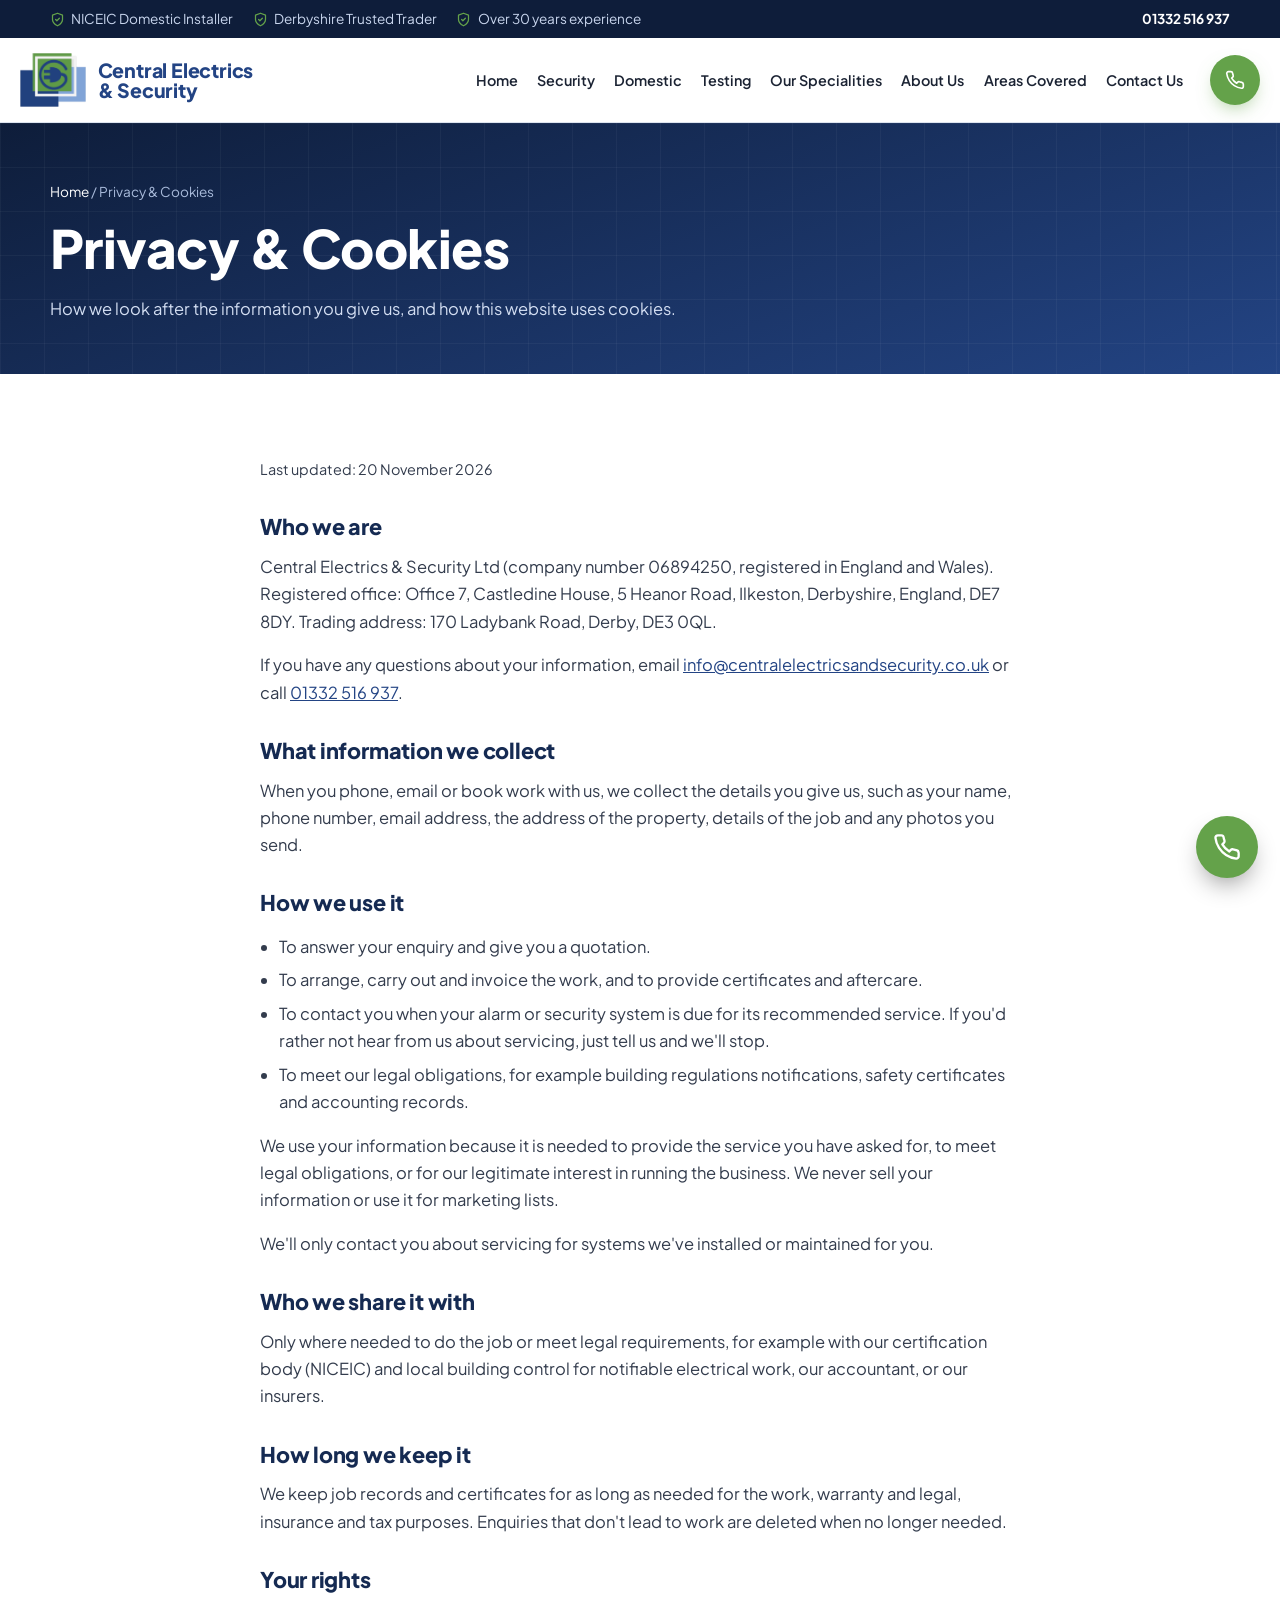
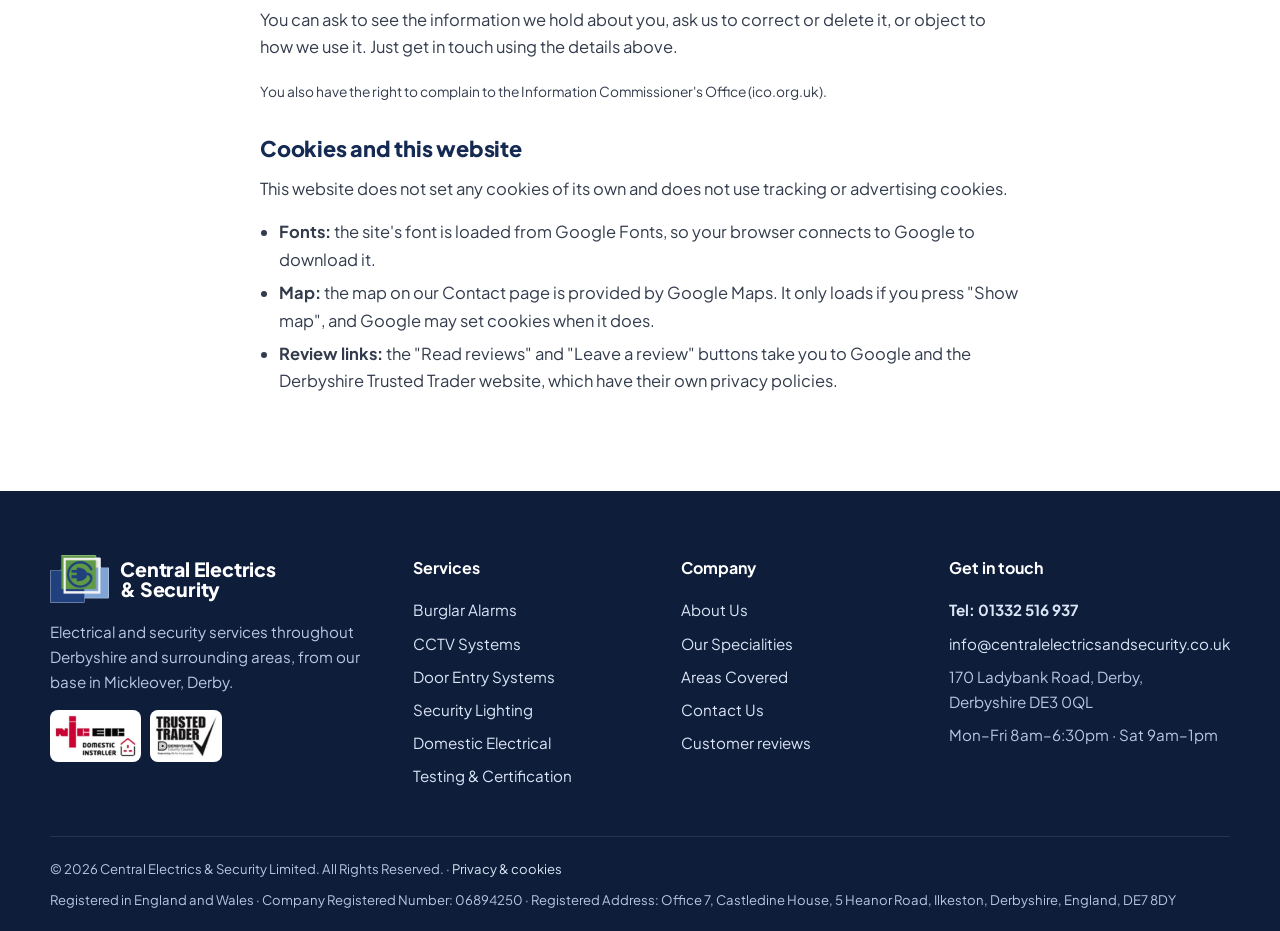
<file: privacy.html>
<!DOCTYPE html>
<html lang="en-GB">
<head>
<meta charset="utf-8">
<meta name="viewport" content="width=device-width, initial-scale=1, viewport-fit=cover">
<title>Privacy &amp; Cookies | Central Electrics & Security</title>
<meta name="description" content="How Central Electrics & Security Ltd uses your information and how this website uses cookies.">
<meta name="theme-color" content="#0e1d3a">
<link rel="canonical" href="https://www.centralelectricsandsecurity.co.uk/privacy.html">
<meta property="og:type" content="website">
<meta property="og:locale" content="en_GB">
<meta property="og:site_name" content="Central Electrics &amp; Security">
<meta property="og:title" content="Privacy &amp; Cookies | Central Electrics & Security">
<meta property="og:description" content="How Central Electrics & Security Ltd uses your information and how this website uses cookies.">
<meta property="og:url" content="https://www.centralelectricsandsecurity.co.uk/privacy.html">
<meta property="og:image" content="https://www.centralelectricsandsecurity.co.uk/images/share-square.png">
<meta property="og:image:width" content="600"><meta property="og:image:height" content="600">
<meta property="og:image:alt" content="Central Electrics &amp; Security logo">
<meta name="twitter:card" content="summary_large_image">
<meta name="twitter:image" content="https://www.centralelectricsandsecurity.co.uk/images/share.jpg">
<meta name="twitter:image:alt" content="Central Electrics &amp; Security: burglar alarms, CCTV and electrical work in Derby">
<meta name="format-detection" content="telephone=yes">
<link rel="icon" type="image/png" href="images/favicon.png">
<link rel="apple-touch-icon" href="images/apple-touch-icon.png">
<link rel="preconnect" href="https://fonts.googleapis.com"><link rel="preconnect" href="https://fonts.gstatic.com" crossorigin>
<link rel="preload" as="style" href="https://fonts.googleapis.com/css2?family=Plus+Jakarta+Sans:wght@400;500;600;700;800&display=optional" onload="this.onload=null;this.rel='stylesheet'">
<noscript><link rel="stylesheet" href="https://fonts.googleapis.com/css2?family=Plus+Jakarta+Sans:wght@400;500;600;700;800&display=optional"></noscript>
<link rel="stylesheet" href="css/style.css?v=20261120c">
<script type="application/ld+json">{"@context": "https://schema.org", "@type": "Electrician", "@id": "https://www.centralelectricsandsecurity.co.uk/#business", "name": "Central Electrics & Security Ltd", "url": "https://www.centralelectricsandsecurity.co.uk/", "telephone": "+441332516937", "email": "info@centralelectricsandsecurity.co.uk", "image": "https://www.centralelectricsandsecurity.co.uk/images/projects/open-plan-pendant-lighting.jpg", "logo": "https://www.centralelectricsandsecurity.co.uk/images/icon.png", "description": "Family run electrical and security business in Mickleover, Derby. Burglar alarms, smart alarms, CCTV, door entry, security lighting and domestic electrical work. NICEIC Domestic Installer and Derbyshire Trusted Trader.", "founder": {"@type": "Person", "name": "Paul Fowlkes", "jobTitle": "Electrician & Security Installer"}, "foundingDate": "2009-05-01", "address": {"@type": "PostalAddress", "streetAddress": "170 Ladybank Road", "addressLocality": "Mickleover, Derby", "addressRegion": "Derbyshire", "postalCode": "DE3 0QL", "addressCountry": "GB"}, "geo": {"@type": "GeoCoordinates", "latitude": 52.9119798, "longitude": -1.5547513}, "areaServed": [{"@type": "City", "name": "Derby"}, {"@type": "Place", "name": "Mickleover"}, {"@type": "Place", "name": "Littleover"}, {"@type": "Place", "name": "Allestree"}, {"@type": "Place", "name": "Duffield"}, {"@type": "Place", "name": "Quarndon"}, {"@type": "AdministrativeArea", "name": "Derbyshire"}], "openingHoursSpecification": [{"@type": "OpeningHoursSpecification", "dayOfWeek": ["Monday", "Tuesday", "Wednesday", "Thursday", "Friday"], "opens": "08:00", "closes": "18:30"}, {"@type": "OpeningHoursSpecification", "dayOfWeek": "Saturday", "opens": "09:00", "closes": "13:00"}], "sameAs": ["https://www.google.com/maps/place/?q=place_id:ChIJi2XwCVb2eUgR8YL2YHHdaZI", "https://apps.derbyshire.gov.uk/applications/trusted-trader/profile.asp?tid=56896"], "knowsAbout": ["Burglar alarms", "Smart alarms", "CCTV", "Door entry systems", "Security lighting", "Fuse board upgrades", "Rewiring", "Electrical testing"]}</script>
</head>
<body>
<a class="skip" href="#main">Skip to content</a>
<div class="topbar"><div class="container">
  <div class="badges"><span><svg viewBox="0 0 24 24" fill="none" stroke="currentColor" stroke-width="2" stroke-linecap="round" stroke-linejoin="round" aria-hidden="true" ><path d="M12 22s8-4 8-10V5l-8-3-8 3v7c0 6 8 10 8 10z"/><path d="m9 12 2 2 4-4"/></svg> NICEIC Domestic Installer</span><span><svg viewBox="0 0 24 24" fill="none" stroke="currentColor" stroke-width="2" stroke-linecap="round" stroke-linejoin="round" aria-hidden="true" ><path d="M12 22s8-4 8-10V5l-8-3-8 3v7c0 6 8 10 8 10z"/><path d="m9 12 2 2 4-4"/></svg> Derbyshire Trusted Trader</span><span><svg viewBox="0 0 24 24" fill="none" stroke="currentColor" stroke-width="2" stroke-linecap="round" stroke-linejoin="round" aria-hidden="true" ><path d="M12 22s8-4 8-10V5l-8-3-8 3v7c0 6 8 10 8 10z"/><path d="m9 12 2 2 4-4"/></svg> Over 30 years experience</span></div>
  <a href="tel:+441332516937">01332 516 937</a>
</div></div>
<header class="site-header"><div class="container">
  <a class="logo" href="index.html" aria-label="Central Electrics &amp; Security home"><img src="images/icon.png" alt="" width="66" height="54"><span class="wordmark">Central Electrics<br>&amp; Security</span></a>
  <nav class="nav" aria-label="Main"><ul><li><a href="index.html">Home</a></li><li><a href="security.html">Security</a></li><li><a href="domestic.html">Domestic</a></li><li><a href="testing.html">Testing</a></li><li><a href="our-speciality.html">Our Specialities</a></li><li><a href="aboutus.html">About Us</a></li><li><a href="areascovered.html">Areas Covered</a></li><li><a href="contactus.html">Contact Us</a></li></ul></nav>
  <a class="btn btn-green header-call" href="tel:+441332516937"><svg viewBox="0 0 24 24" fill="none" stroke="currentColor" stroke-width="2" stroke-linecap="round" stroke-linejoin="round" aria-hidden="true" ><path d="M22 16.9v3a2 2 0 0 1-2.2 2 19.8 19.8 0 0 1-8.6-3.1 19.5 19.5 0 0 1-6-6A19.8 19.8 0 0 1 2.1 4.2 2 2 0 0 1 4.1 2h3a2 2 0 0 1 2 1.7c.1.9.4 1.8.7 2.7a2 2 0 0 1-.5 2.1L8 9.8a16 16 0 0 0 6 6l1.3-1.3a2 2 0 0 1 2.1-.4c.9.3 1.8.6 2.7.7a2 2 0 0 1 1.7 2z"/></svg><span><span class="long">Call </span>01332 516 937</span></a>
  <button class="menu-btn" aria-label="Open menu" aria-expanded="false"><svg viewBox="0 0 24 24" fill="none" stroke="currentColor" stroke-width="2" stroke-linecap="round" stroke-linejoin="round" aria-hidden="true" ><path d="M3 6h18M3 12h18M3 18h18"/></svg></button>
</div></header>
<main id="main">
<section class="page-hero" style="padding:3.6rem 0 3.2rem"><div class="container">
  <div class="crumbs"><a href="index.html">Home</a> / Privacy &amp; Cookies</div>
  <h1>Privacy &amp; Cookies</h1><p>How we look after the information you give us, and how this website uses cookies.</p>
</div></section>

<section><div class="container prose legal">
  <p><small>Last updated: 20 November 2026</small></p>

  <h2>Who we are</h2>
  <p>Central Electrics &amp; Security Ltd (company number 06894250, registered in England and Wales). Registered office: Office 7, Castledine House, 5 Heanor Road, Ilkeston, Derbyshire, England, DE7 8DY. Trading address: 170 Ladybank Road, Derby, DE3 0QL.</p>
  <p>If you have any questions about your information, email <a href="mailto:info@centralelectricsandsecurity.co.uk">info@centralelectricsandsecurity.co.uk</a> or call <a href="tel:+441332516937">01332 516 937</a>.</p>

  <h2>What information we collect</h2>
  <p>When you phone, email or book work with us, we collect the details you give us, such as your name, phone number, email address, the address of the property, details of the job and any photos you send.</p>

  <h2>How we use it</h2>
  <ul>
    <li>To answer your enquiry and give you a quotation.</li>
    <li>To arrange, carry out and invoice the work, and to provide certificates and aftercare.</li>
    <li>To contact you when your alarm or security system is due for its recommended service. If you'd rather not hear from us about servicing, just tell us and we'll stop.</li>
    <li>To meet our legal obligations, for example building regulations notifications, safety certificates and accounting records.</li>
  </ul>
  <p>We use your information because it is needed to provide the service you have asked for, to meet legal obligations, or for our legitimate interest in running the business. We never sell your information or use it for marketing lists.</p>

  <p>We'll only contact you about servicing for systems we've installed or maintained for you.</p>

  <h2>Who we share it with</h2>
  <p>Only where needed to do the job or meet legal requirements, for example with our certification body (NICEIC) and local building control for notifiable electrical work, our accountant, or our insurers.</p>

  <h2>How long we keep it</h2>
  <p>We keep job records and certificates for as long as needed for the work, warranty and legal, insurance and tax purposes. Enquiries that don't lead to work are deleted when no longer needed.</p>

  <h2>Your rights</h2>
  <p>You can ask to see the information we hold about you, ask us to correct or delete it, or object to how we use it. Just get in touch using the details above.</p>
  <p><small>You also have the right to complain to the Information Commissioner's Office (ico.org.uk).</small></p>

  <h2>Cookies and this website</h2>
  <p>This website does not set any cookies of its own and does not use tracking or advertising cookies.</p>
  <ul>
    <li><b>Fonts:</b> the site's font is loaded from Google Fonts, so your browser connects to Google to download it.</li>
    <li><b>Map:</b> the map on our Contact page is provided by Google Maps. It only loads if you press "Show map", and Google may set cookies when it does.</li>
    <li><b>Review links:</b> the "Read reviews" and "Leave a review" buttons take you to Google and the Derbyshire Trusted Trader website, which have their own privacy policies.</li>
  </ul>
</div></section>
</main>
<footer class="site-footer"><div class="container">
  <div class="footer-grid">
    <div>
      <div class="logo footer-logo"><img src="images/icon.png" alt="" width="60" height="49"><span class="wordmark">Central Electrics<br>&amp; Security</span></div>
      <p>Electrical and security services throughout Derbyshire and surrounding areas, from our base in Mickleover, Derby.</p>
      <div class="footer-accred">
        <img src="images/niceic-domestic-installer.png" alt="NICEIC Domestic Installer" width="98" height="52">
        <a href="https://apps.derbyshire.gov.uk/applications/trusted-trader/profile.asp?tid=56896&d=20&p=DE30QL&q=Electricians" target="_blank" rel="noopener"><img src="images/trusted-trader.png" alt="Derbyshire Trusted Trader" width="75" height="52"></a>
      </div>
    </div>
    <div><h4>Services</h4><ul>
      <li><a href="security.html">Burglar Alarms</a></li><li><a href="security.html">CCTV Systems</a></li>
      <li><a href="security.html">Door Entry Systems</a></li><li><a href="security.html">Security Lighting</a></li>
      <li><a href="domestic.html">Domestic Electrical</a></li><li><a href="testing.html">Testing &amp; Certification</a></li></ul></div>
    <div><h4>Company</h4><ul>
      <li><a href="aboutus.html">About Us</a></li><li><a href="our-speciality.html">Our Specialities</a></li>
      <li><a href="areascovered.html">Areas Covered</a></li><li><a href="contactus.html">Contact Us</a></li>
      <li><a href="index.html#reviews">Customer reviews</a></li></ul></div>
    <div><h4>Get in touch</h4><ul>
      <li><a href="tel:+441332516937"><b>Tel: 01332 516 937</b></a></li>
      <li><a href="mailto:info@centralelectricsandsecurity.co.uk">info@centralelectricsandsecurity.co.uk</a></li>
      <li>170 Ladybank Road, Derby,<br>Derbyshire DE3 0QL</li>
      <li>Mon&ndash;Fri 8am&ndash;6:30pm &middot; Sat 9am&ndash;1pm</li></ul></div>
  </div>
  <div class="footer-bottom">
    <span>&copy; <span data-year></span> Central Electrics &amp; Security Limited. All Rights Reserved. &middot; <a href="privacy.html">Privacy &amp; cookies</a></span>
    <span>Registered in England and Wales &middot; Company Registered Number: 06894250 &middot; Registered Address: Office 7, Castledine House, 5 Heanor Road, Ilkeston, Derbyshire, England, DE7 8DY</span>
  </div>
</div></footer>

<a class="fab-call" href="tel:+441332516937" aria-label="Call 01332 516 937"><svg viewBox="0 0 24 24" fill="none" stroke="currentColor" stroke-width="2" stroke-linecap="round" stroke-linejoin="round" aria-hidden="true" ><path d="M22 16.9v3a2 2 0 0 1-2.2 2 19.8 19.8 0 0 1-8.6-3.1 19.5 19.5 0 0 1-6-6A19.8 19.8 0 0 1 2.1 4.2 2 2 0 0 1 4.1 2h3a2 2 0 0 1 2 1.7c.1.9.4 1.8.7 2.7a2 2 0 0 1-.5 2.1L8 9.8a16 16 0 0 0 6 6l1.3-1.3a2 2 0 0 1 2.1-.4c.9.3 1.8.6 2.7.7a2 2 0 0 1 1.7 2z"/></svg></a>
<nav class="mobile-bar" aria-label="Quick actions">
  <a class="call" href="tel:+441332516937"><svg viewBox="0 0 24 24" fill="none" stroke="currentColor" stroke-width="2" stroke-linecap="round" stroke-linejoin="round" aria-hidden="true" ><path d="M22 16.9v3a2 2 0 0 1-2.2 2 19.8 19.8 0 0 1-8.6-3.1 19.5 19.5 0 0 1-6-6A19.8 19.8 0 0 1 2.1 4.2 2 2 0 0 1 4.1 2h3a2 2 0 0 1 2 1.7c.1.9.4 1.8.7 2.7a2 2 0 0 1-.5 2.1L8 9.8a16 16 0 0 0 6 6l1.3-1.3a2 2 0 0 1 2.1-.4c.9.3 1.8.6 2.7.7a2 2 0 0 1 1.7 2z"/></svg> Call Now</a>
  <a class="alt" href="contactus.html#quote"><svg viewBox="0 0 24 24" fill="none" stroke="currentColor" stroke-width="2" stroke-linecap="round" stroke-linejoin="round" aria-hidden="true" ><path d="M21 15a2 2 0 0 1-2 2H7l-4 4V5a2 2 0 0 1 2-2h14a2 2 0 0 1 2 2z"/></svg> Quote</a>
  <a class="alt" href="index.html#reviews"><svg viewBox="0 0 24 24" fill="none" stroke="currentColor" stroke-width="2" stroke-linecap="round" stroke-linejoin="round" aria-hidden="true" ><path d="m12 2 3.1 6.3 6.9 1-5 4.9 1.2 6.8L12 17.8 5.8 21l1.2-6.8-5-4.9 6.9-1z"/></svg> Reviews</a>
</nav>
<script src="js/main.js?v=20261120c" defer></script>
</body>
</html>
</file>
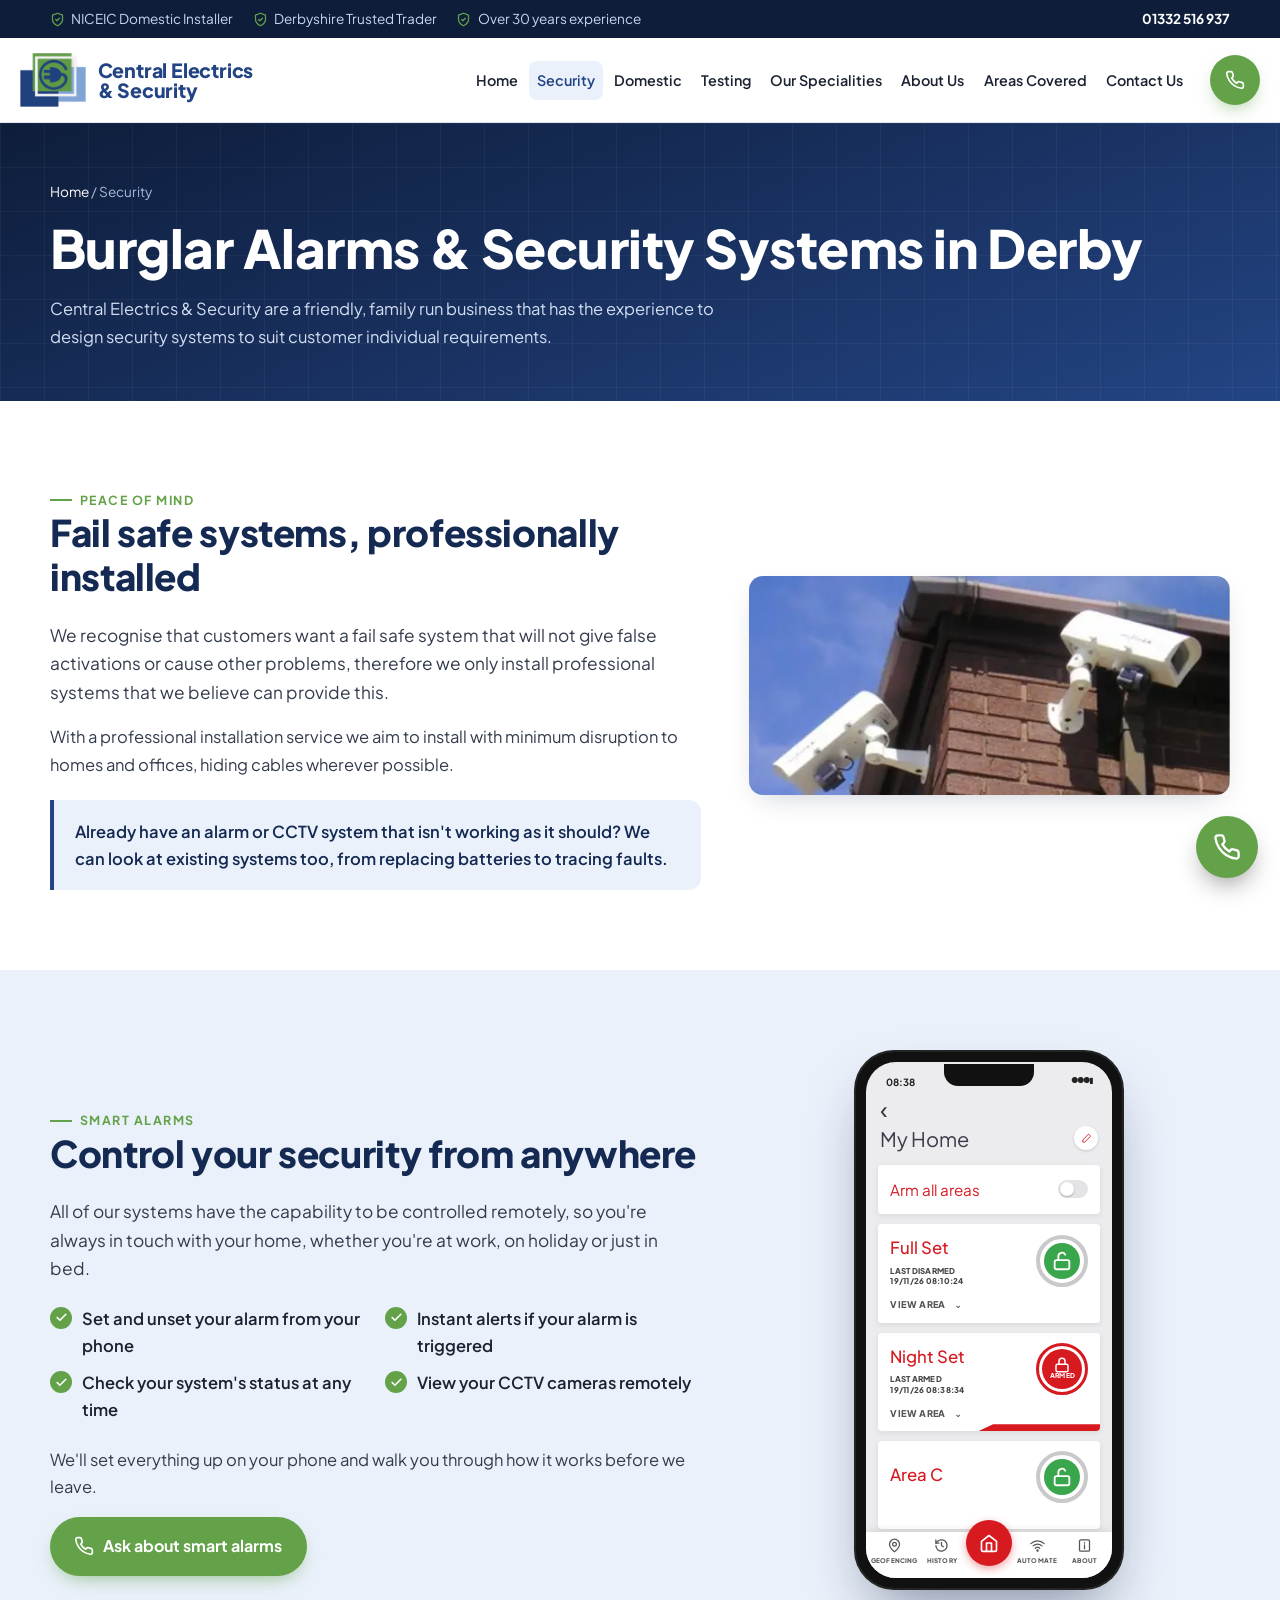
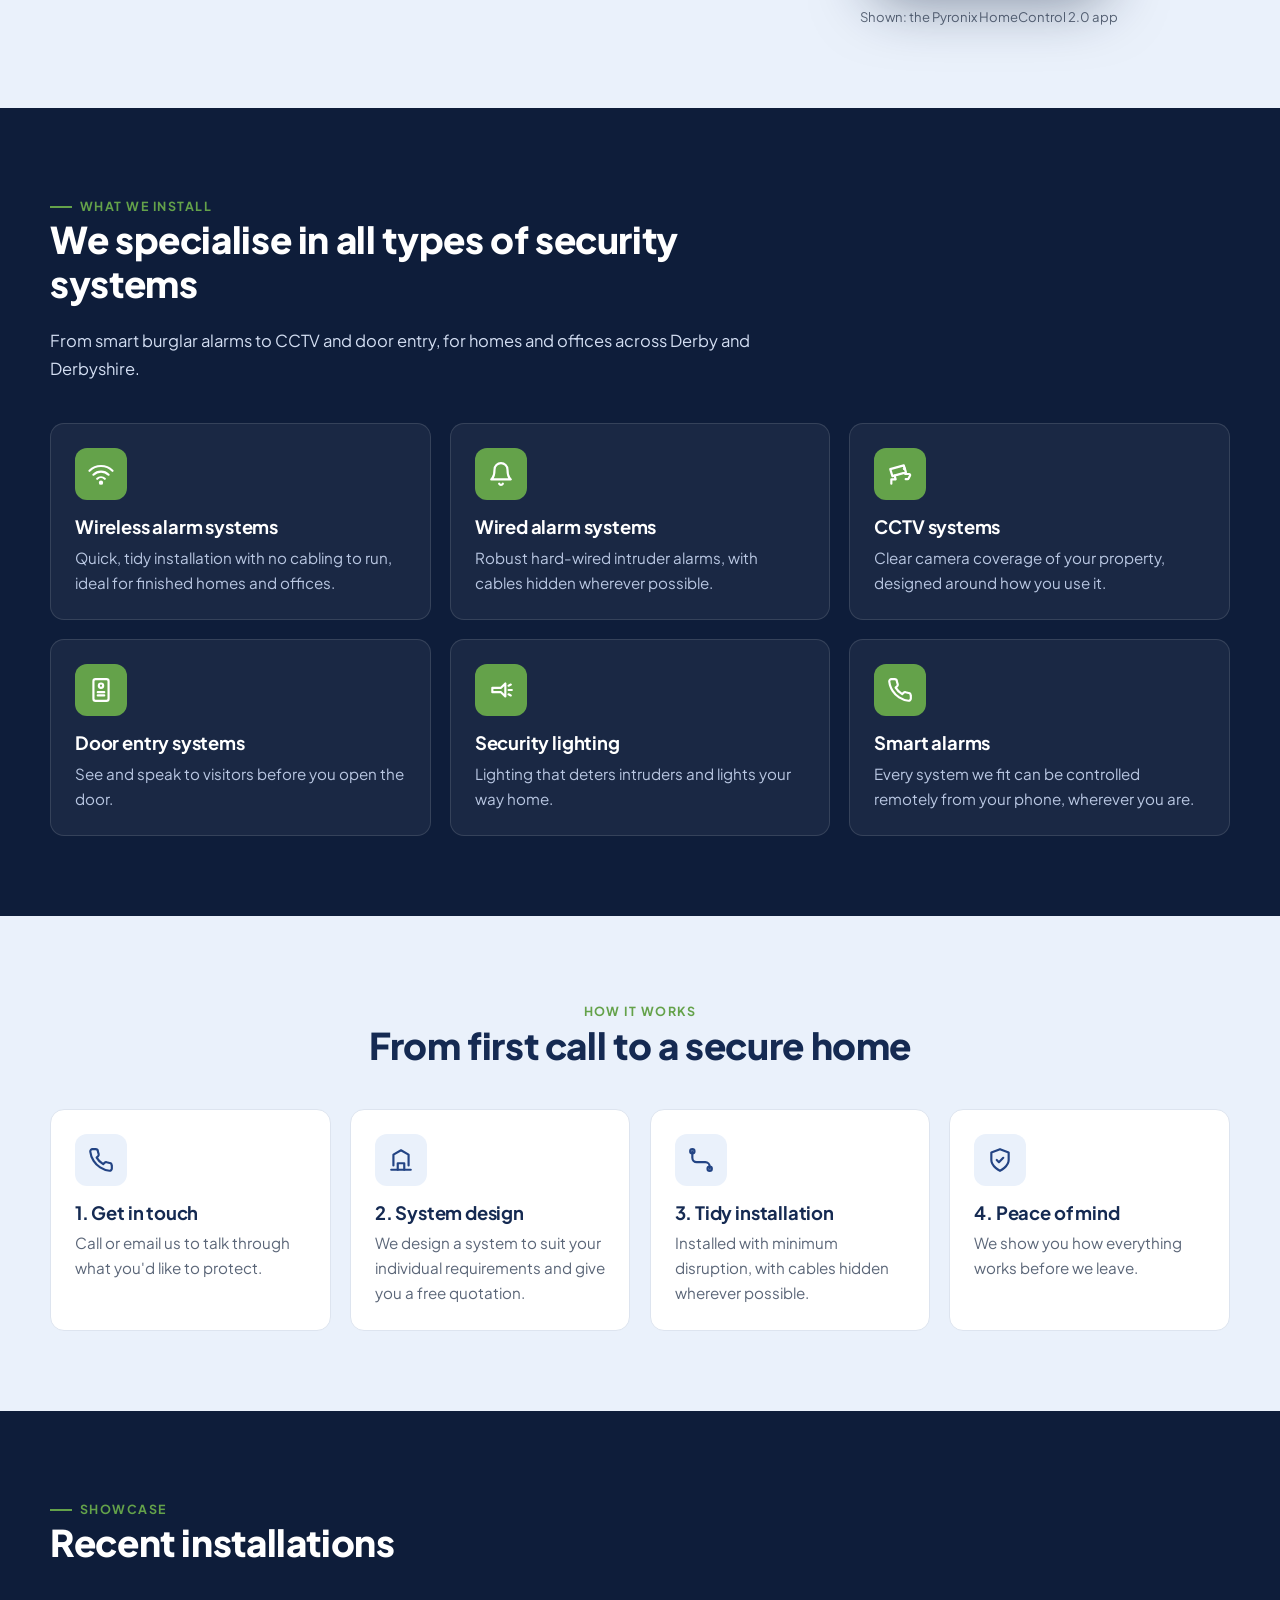
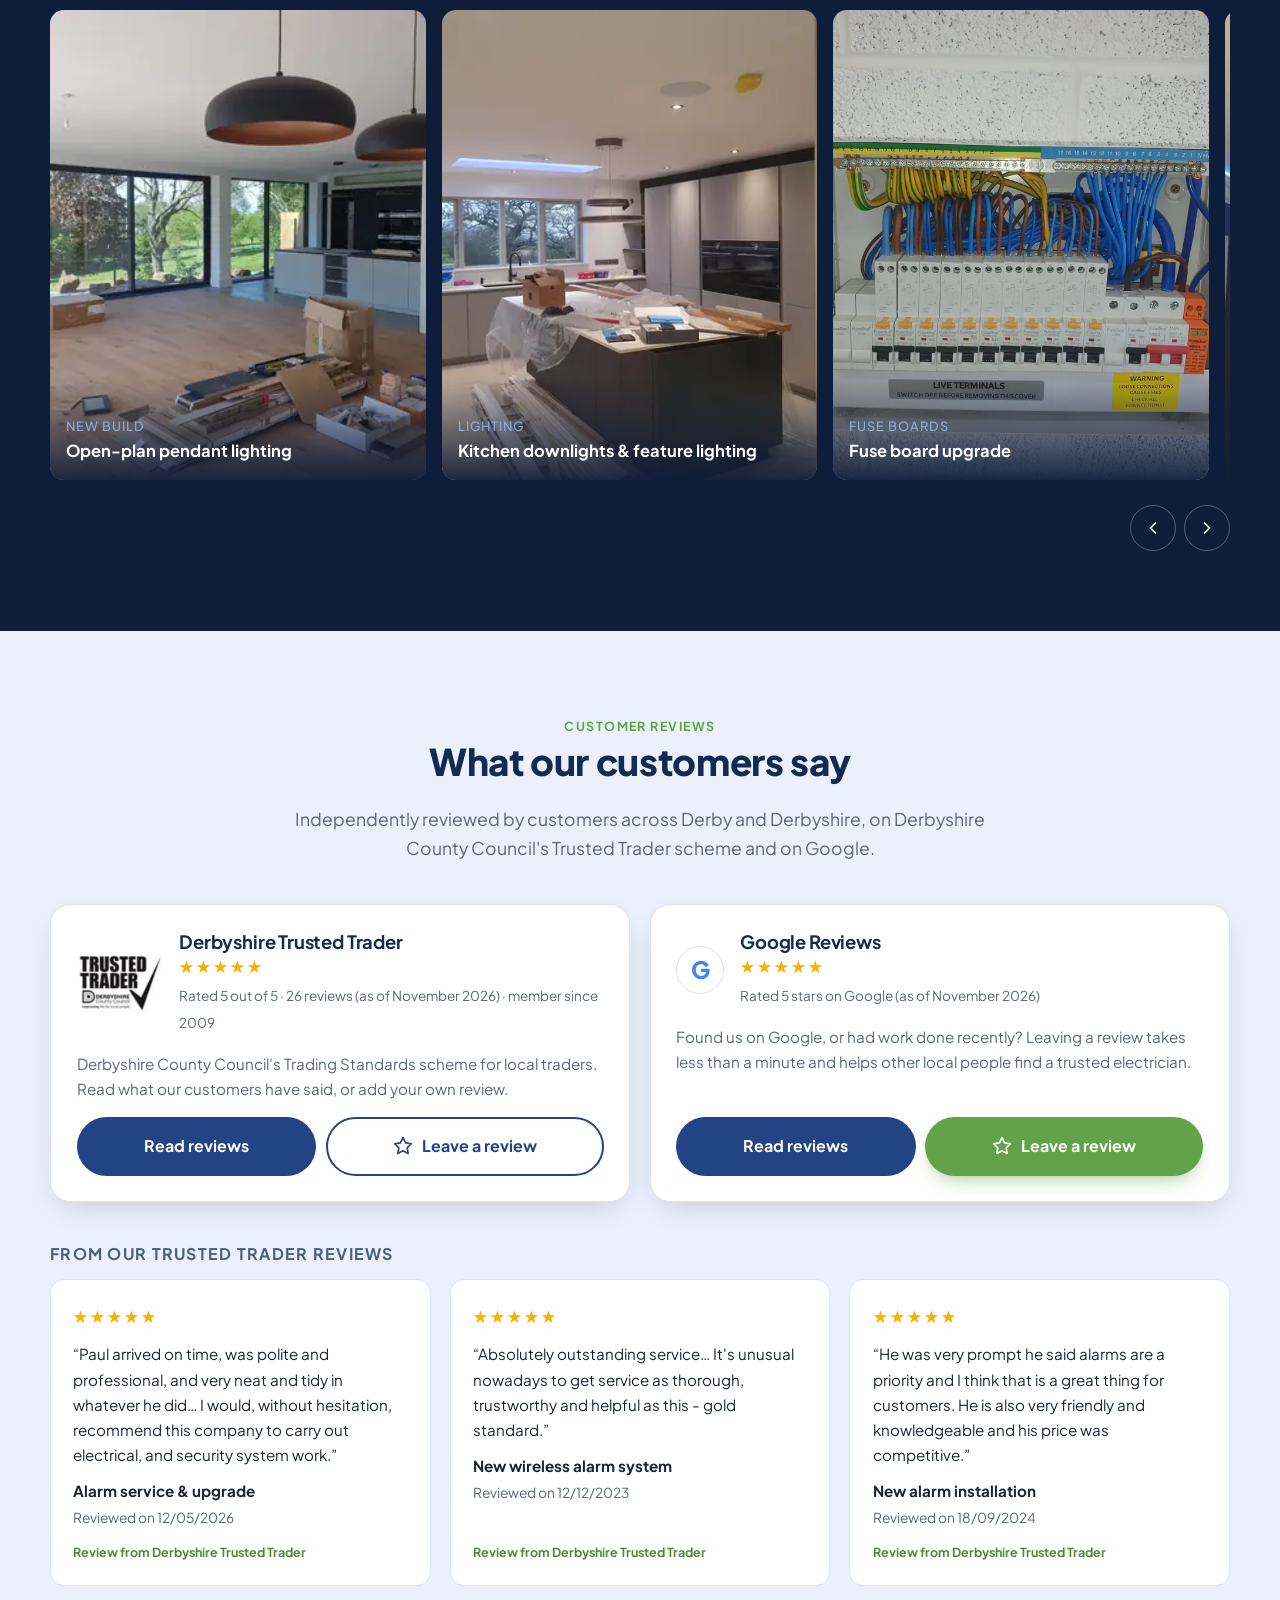
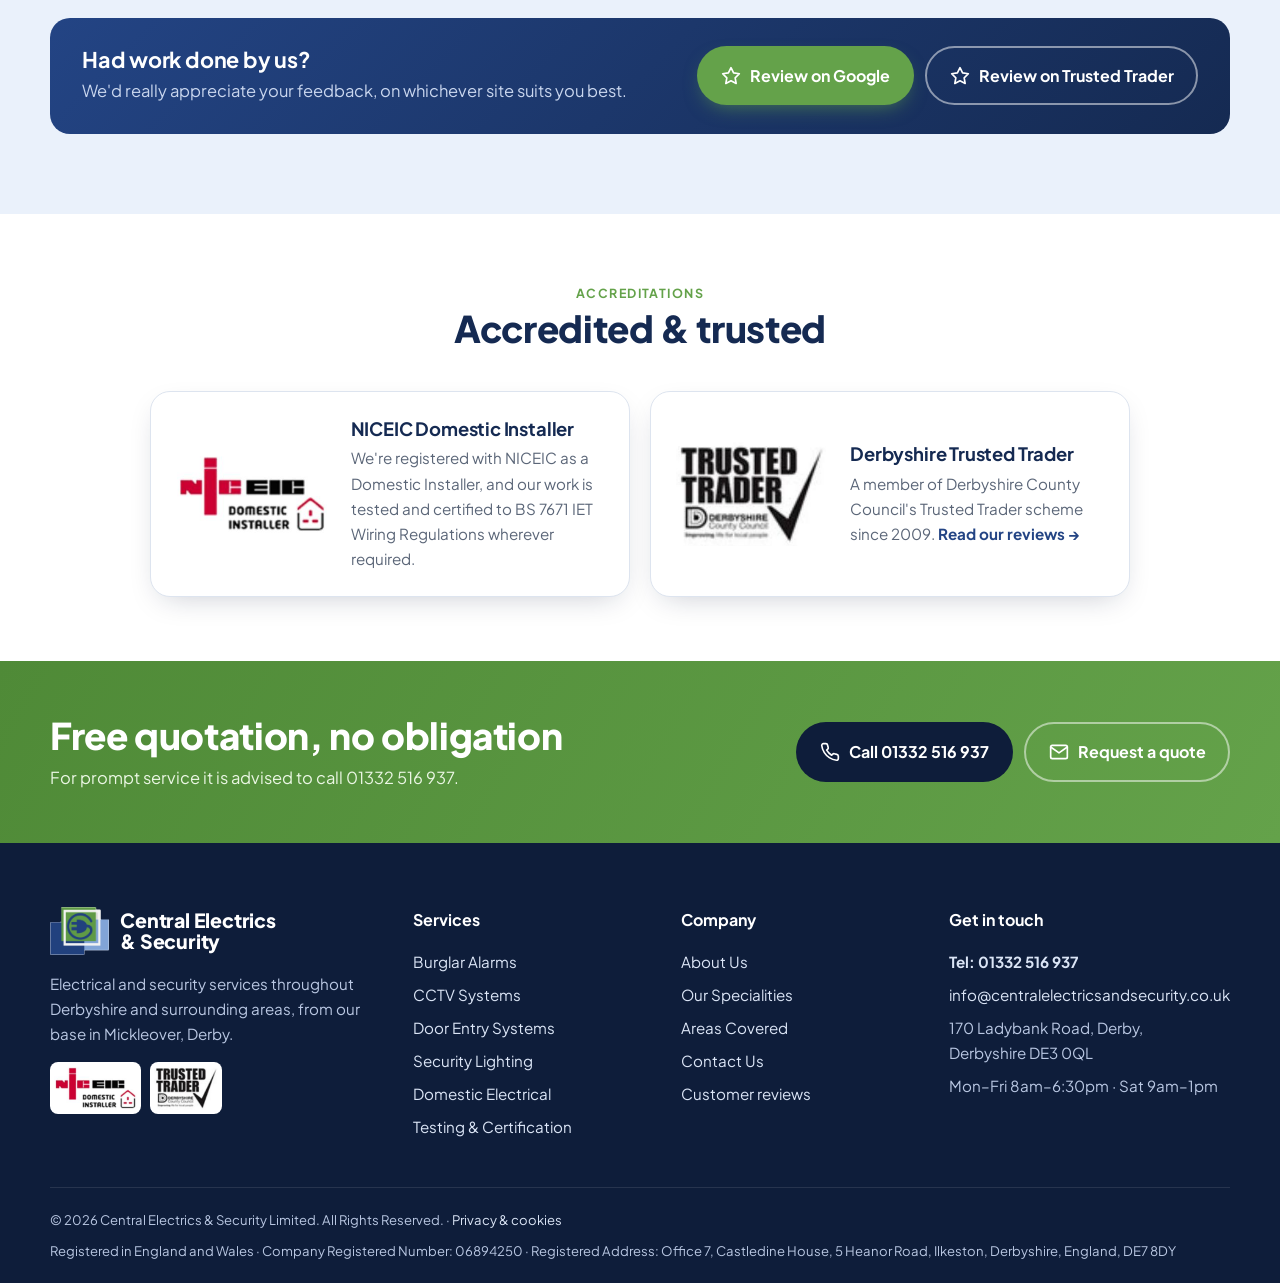
<file: security.html>
<!DOCTYPE html>
<html lang="en-GB">
<head>
<meta charset="utf-8">
<meta name="viewport" content="width=device-width, initial-scale=1, viewport-fit=cover">
<title>Security Systems Derby | Burglar Alarms, CCTV & Door Entry | Central Electrics & Security</title>
<meta name="description" content="Wireless and wired alarm systems, CCTV, door entry and security lighting designed and installed across Derby and Derbyshire.">
<meta name="theme-color" content="#0e1d3a">
<link rel="canonical" href="https://www.centralelectricsandsecurity.co.uk/security.html">
<meta property="og:type" content="website">
<meta property="og:locale" content="en_GB">
<meta property="og:site_name" content="Central Electrics &amp; Security">
<meta property="og:title" content="Security Systems Derby | Burglar Alarms, CCTV & Door Entry | Central Electrics & Security">
<meta property="og:description" content="Wireless and wired alarm systems, CCTV, door entry and security lighting designed and installed across Derby and Derbyshire.">
<meta property="og:url" content="https://www.centralelectricsandsecurity.co.uk/security.html">
<meta property="og:image" content="https://www.centralelectricsandsecurity.co.uk/images/share-square.png">
<meta property="og:image:width" content="600"><meta property="og:image:height" content="600">
<meta property="og:image:alt" content="Central Electrics &amp; Security logo">
<meta name="twitter:card" content="summary_large_image">
<meta name="twitter:image" content="https://www.centralelectricsandsecurity.co.uk/images/share.jpg">
<meta name="twitter:image:alt" content="Central Electrics &amp; Security: burglar alarms, CCTV and electrical work in Derby">
<meta name="format-detection" content="telephone=yes">
<link rel="icon" type="image/png" href="images/favicon.png">
<link rel="apple-touch-icon" href="images/apple-touch-icon.png">
<link rel="preconnect" href="https://fonts.googleapis.com"><link rel="preconnect" href="https://fonts.gstatic.com" crossorigin>
<link rel="preload" as="style" href="https://fonts.googleapis.com/css2?family=Plus+Jakarta+Sans:wght@400;500;600;700;800&display=optional" onload="this.onload=null;this.rel='stylesheet'">
<noscript><link rel="stylesheet" href="https://fonts.googleapis.com/css2?family=Plus+Jakarta+Sans:wght@400;500;600;700;800&display=optional"></noscript>
<link rel="stylesheet" href="css/style.css?v=20261120c">
<script type="application/ld+json">{"@context": "https://schema.org", "@type": "Electrician", "@id": "https://www.centralelectricsandsecurity.co.uk/#business", "name": "Central Electrics & Security Ltd", "url": "https://www.centralelectricsandsecurity.co.uk/", "telephone": "+441332516937", "email": "info@centralelectricsandsecurity.co.uk", "image": "https://www.centralelectricsandsecurity.co.uk/images/projects/open-plan-pendant-lighting.jpg", "logo": "https://www.centralelectricsandsecurity.co.uk/images/icon.png", "description": "Family run electrical and security business in Mickleover, Derby. Burglar alarms, smart alarms, CCTV, door entry, security lighting and domestic electrical work. NICEIC Domestic Installer and Derbyshire Trusted Trader.", "founder": {"@type": "Person", "name": "Paul Fowlkes", "jobTitle": "Electrician & Security Installer"}, "foundingDate": "2009-05-01", "address": {"@type": "PostalAddress", "streetAddress": "170 Ladybank Road", "addressLocality": "Mickleover, Derby", "addressRegion": "Derbyshire", "postalCode": "DE3 0QL", "addressCountry": "GB"}, "geo": {"@type": "GeoCoordinates", "latitude": 52.9119798, "longitude": -1.5547513}, "areaServed": [{"@type": "City", "name": "Derby"}, {"@type": "Place", "name": "Mickleover"}, {"@type": "Place", "name": "Littleover"}, {"@type": "Place", "name": "Allestree"}, {"@type": "Place", "name": "Duffield"}, {"@type": "Place", "name": "Quarndon"}, {"@type": "AdministrativeArea", "name": "Derbyshire"}], "openingHoursSpecification": [{"@type": "OpeningHoursSpecification", "dayOfWeek": ["Monday", "Tuesday", "Wednesday", "Thursday", "Friday"], "opens": "08:00", "closes": "18:30"}, {"@type": "OpeningHoursSpecification", "dayOfWeek": "Saturday", "opens": "09:00", "closes": "13:00"}], "sameAs": ["https://www.google.com/maps/place/?q=place_id:ChIJi2XwCVb2eUgR8YL2YHHdaZI", "https://apps.derbyshire.gov.uk/applications/trusted-trader/profile.asp?tid=56896"], "knowsAbout": ["Burglar alarms", "Smart alarms", "CCTV", "Door entry systems", "Security lighting", "Fuse board upgrades", "Rewiring", "Electrical testing"]}</script>
</head>
<body>
<a class="skip" href="#main">Skip to content</a>
<div class="topbar"><div class="container">
  <div class="badges"><span><svg viewBox="0 0 24 24" fill="none" stroke="currentColor" stroke-width="2" stroke-linecap="round" stroke-linejoin="round" aria-hidden="true" ><path d="M12 22s8-4 8-10V5l-8-3-8 3v7c0 6 8 10 8 10z"/><path d="m9 12 2 2 4-4"/></svg> NICEIC Domestic Installer</span><span><svg viewBox="0 0 24 24" fill="none" stroke="currentColor" stroke-width="2" stroke-linecap="round" stroke-linejoin="round" aria-hidden="true" ><path d="M12 22s8-4 8-10V5l-8-3-8 3v7c0 6 8 10 8 10z"/><path d="m9 12 2 2 4-4"/></svg> Derbyshire Trusted Trader</span><span><svg viewBox="0 0 24 24" fill="none" stroke="currentColor" stroke-width="2" stroke-linecap="round" stroke-linejoin="round" aria-hidden="true" ><path d="M12 22s8-4 8-10V5l-8-3-8 3v7c0 6 8 10 8 10z"/><path d="m9 12 2 2 4-4"/></svg> Over 30 years experience</span></div>
  <a href="tel:+441332516937">01332 516 937</a>
</div></div>
<header class="site-header"><div class="container">
  <a class="logo" href="index.html" aria-label="Central Electrics &amp; Security home"><img src="images/icon.png" alt="" width="66" height="54"><span class="wordmark">Central Electrics<br>&amp; Security</span></a>
  <nav class="nav" aria-label="Main"><ul><li><a href="index.html">Home</a></li><li><a href="security.html" aria-current="page">Security</a></li><li><a href="domestic.html">Domestic</a></li><li><a href="testing.html">Testing</a></li><li><a href="our-speciality.html">Our Specialities</a></li><li><a href="aboutus.html">About Us</a></li><li><a href="areascovered.html">Areas Covered</a></li><li><a href="contactus.html">Contact Us</a></li></ul></nav>
  <a class="btn btn-green header-call" href="tel:+441332516937"><svg viewBox="0 0 24 24" fill="none" stroke="currentColor" stroke-width="2" stroke-linecap="round" stroke-linejoin="round" aria-hidden="true" ><path d="M22 16.9v3a2 2 0 0 1-2.2 2 19.8 19.8 0 0 1-8.6-3.1 19.5 19.5 0 0 1-6-6A19.8 19.8 0 0 1 2.1 4.2 2 2 0 0 1 4.1 2h3a2 2 0 0 1 2 1.7c.1.9.4 1.8.7 2.7a2 2 0 0 1-.5 2.1L8 9.8a16 16 0 0 0 6 6l1.3-1.3a2 2 0 0 1 2.1-.4c.9.3 1.8.6 2.7.7a2 2 0 0 1 1.7 2z"/></svg><span><span class="long">Call </span>01332 516 937</span></a>
  <button class="menu-btn" aria-label="Open menu" aria-expanded="false"><svg viewBox="0 0 24 24" fill="none" stroke="currentColor" stroke-width="2" stroke-linecap="round" stroke-linejoin="round" aria-hidden="true" ><path d="M3 6h18M3 12h18M3 18h18"/></svg></button>
</div></header>
<main id="main">
<section class="page-hero" style="padding:3.6rem 0 3.2rem"><div class="container">
  <div class="crumbs"><a href="index.html">Home</a> / Security</div>
  <h1>Burglar Alarms &amp; Security Systems in Derby</h1><p>Central Electrics &amp; Security are a friendly, family run business that has the experience to design security systems to suit customer individual requirements.</p>
</div></section>

<section><div class="container split">
  <div class="prose reveal">
    <span class="eyebrow">Peace of mind</span>
    <h2>Fail safe systems, professionally installed</h2>
    <p>We recognise that customers want a fail safe system that will not give false activations or cause other problems, therefore we only install professional systems that we believe can provide this.</p>
    <p>With a professional installation service we aim to install with minimum disruption to homes and offices, hiding cables wherever possible.</p>
    <div class="note" style="margin-top:1.4rem">Already have an alarm or CCTV system that isn't working as it should? We can look at existing systems too, from replacing batteries to tracing faults.</div>
  </div>
  <div class="media reveal"><img src="images/cctv.jpg" alt="CCTV cameras on a house" loading="lazy" style="aspect-ratio:auto;object-fit:contain" srcset="images/cctv-480.webp 480w, images/cctv.webp 535w" sizes="(max-width: 860px) 100vw, 560px" width="535" height="243" decoding="async"></div>
</div></section>


<section class="bg-soft" id="smart-alarms"><div class="container split">
  <div class="prose reveal">
    <span class="eyebrow">Smart alarms</span>
    <h2>Control your security from anywhere</h2>
    <p>All of our systems have the capability to be controlled remotely, so you're always in touch with your home, whether you're at work, on holiday or just in bed.</p>
    <ul class="checks" style="margin:1.4rem 0">
      <li>Set and unset your alarm from your phone</li>
      <li>Instant alerts if your alarm is triggered</li>
      <li>Check your system's status at any time</li>
      <li>View your CCTV cameras remotely</li>
    </ul>
    <p>We'll set everything up on your phone and walk you through how it works before we leave.</p>
    <a class="btn btn-green" href="tel:+441332516937"><svg viewBox="0 0 24 24" fill="none" stroke="currentColor" stroke-width="2" stroke-linecap="round" stroke-linejoin="round" aria-hidden="true" ><path d="M22 16.9v3a2 2 0 0 1-2.2 2 19.8 19.8 0 0 1-8.6-3.1 19.5 19.5 0 0 1-6-6A19.8 19.8 0 0 1 2.1 4.2 2 2 0 0 1 4.1 2h3a2 2 0 0 1 2 1.7c.1.9.4 1.8.7 2.7a2 2 0 0 1-.5 2.1L8 9.8a16 16 0 0 0 6 6l1.3-1.3a2 2 0 0 1 2.1-.4c.9.3 1.8.6 2.7.7a2 2 0 0 1 1.7 2z"/></svg> Ask about smart alarms</a>
  </div>
  <figure class="reveal phone-wrap">
    <div class="phone hc" aria-hidden="true">
      <div class="notch"></div>
      <div class="hc-app">
        <div class="hc-status"><span>08:38</span><span class="hc-sig">&#9679;&#9679;&#9679; &#9646;</span></div>
        <div class="hc-back">&#8249;</div>
        <div class="hc-title"><span>My Home</span><i class="hc-edit"><svg viewBox="0 0 24 24" fill="none" stroke="currentColor" stroke-width="2" stroke-linecap="round" stroke-linejoin="round" aria-hidden="true" ><path d="M17 3l4 4L8 20H4v-4z"/></svg></i></div>
        <div class="hc-card hc-armall"><span>Arm all areas</span><i class="hc-toggle"></i></div>
        <div class="hc-card">
          <div class="hc-area"><div><b>Full Set</b><small>LAST DISARMED<br>19/11/26 08:10:24</small></div><i class="hc-lock open"><svg viewBox="0 0 24 24" fill="none" stroke="currentColor" stroke-width="2" stroke-linecap="round" stroke-linejoin="round" aria-hidden="true" ><rect x="4" y="11" width="16" height="10" rx="2"/><path d="M8 11V7a4 4 0 0 1 7.5-2"/></svg></i></div>
          <div class="hc-view">VIEW AREA <span>&#8964;</span></div>
        </div>
        <div class="hc-card hc-armed">
          <div class="hc-area"><div><b>Night Set</b><small>LAST ARMED<br>19/11/26 08:38:34</small></div><i class="hc-lock shut"><svg viewBox="0 0 24 24" fill="none" stroke="currentColor" stroke-width="2" stroke-linecap="round" stroke-linejoin="round" aria-hidden="true" ><rect x="4" y="11" width="16" height="10" rx="2"/><path d="M8 11V7a4 4 0 0 1 8 0v4"/></svg><em>ARMED</em></i></div>
          <div class="hc-view">VIEW AREA <span>&#8964;</span></div>
        </div>
        <div class="hc-card hc-cut"><div class="hc-area"><div><b>Area C</b></div><i class="hc-lock open"><svg viewBox="0 0 24 24" fill="none" stroke="currentColor" stroke-width="2" stroke-linecap="round" stroke-linejoin="round" aria-hidden="true" ><rect x="4" y="11" width="16" height="10" rx="2"/><path d="M8 11V7a4 4 0 0 1 7.5-2"/></svg></i></div></div>
        <nav class="hc-nav"><span><svg viewBox="0 0 24 24" fill="none" stroke="currentColor" stroke-width="2" stroke-linecap="round" stroke-linejoin="round" aria-hidden="true" ><path d="M20 10c0 6-8 12-8 12s-8-6-8-12a8 8 0 0 1 16 0z"/><circle cx="12" cy="10" r="3"/></svg><small>GEOFENCING</small></span><span><svg viewBox="0 0 24 24" fill="none" stroke="currentColor" stroke-width="2" stroke-linecap="round" stroke-linejoin="round" aria-hidden="true" ><path d="M3 12a9 9 0 1 0 3-6.7L3 8"/><path d="M3 3v5h5M12 7v5l3 2"/></svg><small>HISTORY</small></span><span class="hc-home"><svg viewBox="0 0 24 24" fill="none" stroke="currentColor" stroke-width="2" stroke-linecap="round" stroke-linejoin="round" aria-hidden="true" ><path d="m3 10 9-7 9 7v10a2 2 0 0 1-2 2H5a2 2 0 0 1-2-2z"/><path d="M9 22V12h6v10"/></svg></span><span><svg viewBox="0 0 24 24" fill="none" stroke="currentColor" stroke-width="2" stroke-linecap="round" stroke-linejoin="round" aria-hidden="true" ><path d="M5 12.6a10 10 0 0 1 14 0"/><path d="M1.4 9a15 15 0 0 1 21.2 0"/><path d="M8.5 16.4a5 5 0 0 1 7 0"/><circle cx="12" cy="20" r="1"/></svg><small>AUTOMATE</small></span><span><svg viewBox="0 0 24 24" fill="none" stroke="currentColor" stroke-width="2" stroke-linecap="round" stroke-linejoin="round" aria-hidden="true" ><rect x="4" y="3" width="16" height="18" rx="2"/><path d="M12 11v6M12 7.5v.5"/></svg><small>ABOUT</small></span></nav>
      </div>
    </div>
    <figcaption class="phone-cap">Shown: the Pyronix HomeControl 2.0 app</figcaption>
  </figure>
</div></section>

<section class="bg-dark"><div class="container">
  <div class="section-head"><span class="eyebrow">What we install</span><h2>We specialise in all types of security systems</h2><p>From smart burglar alarms to CCTV and door entry, for homes and offices across Derby and Derbyshire.</p></div>
  <div class="grid grid-3"><div class="card sec reveal"><div class="icon"><svg viewBox="0 0 24 24" fill="none" stroke="currentColor" stroke-width="2" stroke-linecap="round" stroke-linejoin="round" aria-hidden="true" ><path d="M5 12.6a10 10 0 0 1 14 0"/><path d="M1.4 9a15 15 0 0 1 21.2 0"/><path d="M8.5 16.4a5 5 0 0 1 7 0"/><circle cx="12" cy="20" r="1"/></svg></div><h3>Wireless alarm systems</h3><p>Quick, tidy installation with no cabling to run, ideal for finished homes and offices.</p></div><div class="card sec reveal"><div class="icon"><svg viewBox="0 0 24 24" fill="none" stroke="currentColor" stroke-width="2" stroke-linecap="round" stroke-linejoin="round" aria-hidden="true" ><path d="M6 8a6 6 0 0 1 12 0c0 7 3 9 3 9H3s3-2 3-9"/><path d="M10.3 21a1.9 1.9 0 0 0 3.4 0"/></svg></div><h3>Wired alarm systems</h3><p>Robust hard-wired intruder alarms, with cables hidden wherever possible.</p></div><div class="card sec reveal"><div class="icon"><svg viewBox="0 0 24 24" fill="none" stroke="currentColor" stroke-width="2" stroke-linecap="round" stroke-linejoin="round" aria-hidden="true" ><path d="M16.75 12h3.63a1 1 0 0 1 .9 1.45l-1.38 2.76a1 1 0 0 1-.9.55h-1.76"/><path d="M3 7.5 15.5 4l2 6.5L5 14z"/><path d="M7 13.5 8 17H4v4"/><circle cx="16" cy="7" r=".5"/></svg></div><h3>CCTV systems</h3><p>Clear camera coverage of your property, designed around how you use it.</p></div><div class="card sec reveal"><div class="icon"><svg viewBox="0 0 24 24" fill="none" stroke="currentColor" stroke-width="2" stroke-linecap="round" stroke-linejoin="round" aria-hidden="true" ><rect x="5" y="2" width="14" height="20" rx="2"/><circle cx="12" cy="8" r="2"/><path d="M9 14h6M9 17h6"/></svg></div><h3>Door entry systems</h3><p>See and speak to visitors before you open the door.</p></div><div class="card sec reveal"><div class="icon"><svg viewBox="0 0 24 24" fill="none" stroke="currentColor" stroke-width="2" stroke-linecap="round" stroke-linejoin="round" aria-hidden="true" ><path d="M4 10h8l4-4v12l-4-4H4z"/><path d="M19 8l2-1M19 12h3M19 16l2 1"/></svg></div><h3>Security lighting</h3><p>Lighting that deters intruders and lights your way home.</p></div><div class="card sec reveal"><div class="icon"><svg viewBox="0 0 24 24" fill="none" stroke="currentColor" stroke-width="2" stroke-linecap="round" stroke-linejoin="round" aria-hidden="true" ><path d="M22 16.9v3a2 2 0 0 1-2.2 2 19.8 19.8 0 0 1-8.6-3.1 19.5 19.5 0 0 1-6-6A19.8 19.8 0 0 1 2.1 4.2 2 2 0 0 1 4.1 2h3a2 2 0 0 1 2 1.7c.1.9.4 1.8.7 2.7a2 2 0 0 1-.5 2.1L8 9.8a16 16 0 0 0 6 6l1.3-1.3a2 2 0 0 1 2.1-.4c.9.3 1.8.6 2.7.7a2 2 0 0 1 1.7 2z"/></svg></div><h3>Smart alarms</h3><p>Every system we fit can be controlled remotely from your phone, wherever you are.</p></div></div>
</div></section>

<section class="bg-soft"><div class="container">
  <div class="section-head center"><span class="eyebrow">How it works</span><h2>From first call to a secure home</h2></div>
  <div class="grid grid-4">
    <div class="card reveal"><div class="icon"><svg viewBox="0 0 24 24" fill="none" stroke="currentColor" stroke-width="2" stroke-linecap="round" stroke-linejoin="round" aria-hidden="true" ><path d="M22 16.9v3a2 2 0 0 1-2.2 2 19.8 19.8 0 0 1-8.6-3.1 19.5 19.5 0 0 1-6-6A19.8 19.8 0 0 1 2.1 4.2 2 2 0 0 1 4.1 2h3a2 2 0 0 1 2 1.7c.1.9.4 1.8.7 2.7a2 2 0 0 1-.5 2.1L8 9.8a16 16 0 0 0 6 6l1.3-1.3a2 2 0 0 1 2.1-.4c.9.3 1.8.6 2.7.7a2 2 0 0 1 1.7 2z"/></svg></div><h3>1. Get in touch</h3><p>Call or email us to talk through what you'd like to protect.</p></div>
    <div class="card reveal"><div class="icon"><svg viewBox="0 0 24 24" fill="none" stroke="currentColor" stroke-width="2" stroke-linecap="round" stroke-linejoin="round" aria-hidden="true" ><path d="M3 21h18"/><path d="M5 17V7l7-4 7 4v10"/><path d="M9 21v-6h6v6"/></svg></div><h3>2. System design</h3><p>We design a system to suit your individual requirements and give you a free quotation.</p></div>
    <div class="card reveal"><div class="icon"><svg viewBox="0 0 24 24" fill="none" stroke="currentColor" stroke-width="2" stroke-linecap="round" stroke-linejoin="round" aria-hidden="true" ><path d="M4 4v6a4 4 0 0 0 4 4h8a4 4 0 0 1 4 4v2"/><circle cx="4" cy="4" r="2"/><circle cx="20" cy="20" r="2"/></svg></div><h3>3. Tidy installation</h3><p>Installed with minimum disruption, with cables hidden wherever possible.</p></div>
    <div class="card reveal"><div class="icon"><svg viewBox="0 0 24 24" fill="none" stroke="currentColor" stroke-width="2" stroke-linecap="round" stroke-linejoin="round" aria-hidden="true" ><path d="M12 22s8-4 8-10V5l-8-3-8 3v7c0 6 8 10 8 10z"/><path d="m9 12 2 2 4-4"/></svg></div><h3>4. Peace of mind</h3><p>We show you how everything works before we leave.</p></div>
  </div>
</div></section>

<section class="bg-dark"><div class="container">
  <div class="section-head"><span class="eyebrow">Showcase</span><h2>Recent installations</h2></div>
  <div class="reel-wrap">
  <!-- SHOWCASE REEL: add a new project by copying a <figure> line.
       Videos work too: <figure><video src="videos/job.mp4" muted loop playsinline autoplay></video><figcaption><small>Security</small>Title</figcaption></figure> -->
  <div class="reel" tabindex="0" aria-label="Showcase of our work"><figure><img src="images/projects/open-plan-pendant-lighting.jpg" alt="Open-plan pendant lighting" loading="lazy" srcset="images/projects/open-plan-pendant-lighting-480.webp 480w, images/projects/open-plan-pendant-lighting-800.webp 800w, images/projects/open-plan-pendant-lighting-1200.webp 1200w, images/projects/open-plan-pendant-lighting.webp 1600w" sizes="(max-width: 560px) 78vw, 380px" width="1600" height="1200" decoding="async"><figcaption><small>New build</small>Open-plan pendant lighting</figcaption></figure><figure><img src="images/projects/kitchen-lighting.jpg" alt="Kitchen downlights &amp; feature lighting" loading="lazy" srcset="images/projects/kitchen-lighting-480.webp 480w, images/projects/kitchen-lighting-800.webp 800w, images/projects/kitchen-lighting-1200.webp 1200w, images/projects/kitchen-lighting.webp 1600w" sizes="(max-width: 560px) 78vw, 380px" width="1600" height="1600" decoding="async"><figcaption><small>Lighting</small>Kitchen downlights &amp; feature lighting</figcaption></figure><figure><img src="images/projects/consumer-unit-upgrade-2.jpg" alt="Fuse board upgrade" loading="lazy" srcset="images/projects/consumer-unit-upgrade-2-480.webp 480w, images/projects/consumer-unit-upgrade-2-800.webp 800w, images/projects/consumer-unit-upgrade-2-1200.webp 1200w, images/projects/consumer-unit-upgrade-2.webp 1600w" sizes="(max-width: 860px) 100vw, 560px" width="1600" height="1600" decoding="async"><figcaption><small>Fuse boards</small>Fuse board upgrade</figcaption></figure><figure><img src="images/projects/led-coving-lighting.jpg" alt="LED coving lighting" loading="lazy" srcset="images/projects/led-coving-lighting-480.webp 480w, images/projects/led-coving-lighting-800.webp 800w, images/projects/led-coving-lighting-1200.webp 1200w, images/projects/led-coving-lighting.webp 1600w" sizes="(max-width: 860px) 100vw, 560px" width="1600" height="1200" decoding="async"><figcaption><small>Lighting</small>LED coving lighting</figcaption></figure><figure><img src="images/projects/new-build-exterior.jpg" alt="New build electrical installation" loading="lazy" srcset="images/projects/new-build-exterior-480.webp 480w, images/projects/new-build-exterior-800.webp 800w, images/projects/new-build-exterior-1200.webp 1200w, images/projects/new-build-exterior.webp 1600w" sizes="(max-width: 860px) 100vw, 560px" width="1600" height="1200" decoding="async"><figcaption><small>New build</small>New build electrical installation</figcaption></figure><figure><img src="images/projects/labelled-fuse-board.jpg" alt="Tested, labelled &amp; certified" loading="lazy" srcset="images/projects/labelled-fuse-board-480.webp 480w, images/projects/labelled-fuse-board-800.webp 800w, images/projects/labelled-fuse-board-1200.webp 1200w, images/projects/labelled-fuse-board.webp 1600w" sizes="(max-width: 860px) 100vw, 560px" width="1600" height="1600" decoding="async"><figcaption><small>Testing</small>Tested, labelled &amp; certified</figcaption></figure><figure><img src="images/projects/led-ceiling-lighting-red.jpg" alt="Kitchen LED lighting" loading="lazy" srcset="images/projects/led-ceiling-lighting-red-480.webp 480w, images/projects/led-ceiling-lighting-red-800.webp 800w, images/projects/led-ceiling-lighting-red-1200.webp 1200w, images/projects/led-ceiling-lighting-red.webp 1600w" sizes="(max-width: 860px) 100vw, 560px" width="1600" height="1022" decoding="async"><figcaption><small>Lighting</small>Kitchen LED lighting</figcaption></figure><figure><img src="images/projects/first-fix-cabling.jpg" alt="First fix cabling" loading="lazy" srcset="images/projects/first-fix-cabling-480.webp 480w, images/projects/first-fix-cabling.webp 757w" sizes="(max-width: 860px) 100vw, 560px" width="757" height="1600" decoding="async"><figcaption><small>Rewiring</small>First fix cabling</figcaption></figure></div>
  <div class="reel-ctrl"><button data-prev aria-label="Previous"><svg viewBox="0 0 24 24" fill="none" stroke="currentColor" stroke-width="2" stroke-linecap="round" stroke-linejoin="round" aria-hidden="true" ><path d="m15 18-6-6 6-6"/></svg></button><button data-next aria-label="Next"><svg viewBox="0 0 24 24" fill="none" stroke="currentColor" stroke-width="2" stroke-linecap="round" stroke-linejoin="round" aria-hidden="true" ><path d="m9 18 6-6-6-6"/></svg></button></div>
</div>
</div></section>
<section class="bg-soft" id="reviews"><div class="container">
  <div class="section-head center">
    <span class="eyebrow">Customer Reviews</span>
    <h2>What our customers say</h2>
    <p class="lead">Independently reviewed by customers across Derby and Derbyshire, on Derbyshire County Council's Trusted Trader scheme and on Google.</p>
  </div>

  <div class="platforms">
    <div class="platform reveal">
      <div class="platform-top">
        <img src="images/trusted-trader.png" alt="Derbyshire Trusted Trader" width="87" height="60">
        <div><h3>Derbyshire Trusted Trader</h3><div class="stars" aria-hidden="true">★★★★★</div><small>Rated 5 out of 5 &middot; 26 reviews (as of November 2026) &middot; member since 2009</small></div>
      </div>
      <p>Derbyshire County Council's Trading Standards scheme for local traders. Read what our customers have said, or add your own review.</p>
      <div class="platform-btns">
        <a class="btn btn-navy" href="https://apps.derbyshire.gov.uk/applications/trusted-trader/profile.asp?tid=56896&d=20&p=DE30QL&q=Electricians" target="_blank" rel="noopener">Read reviews</a>
        <a class="btn btn-outline" href="https://tradingstandards.derbyshire.gov.uk/resident2/s/trusted-trader-feedback" target="_blank" rel="noopener"><svg viewBox="0 0 24 24" fill="none" stroke="currentColor" stroke-width="2" stroke-linecap="round" stroke-linejoin="round" aria-hidden="true" ><path d="m12 2 3.1 6.3 6.9 1-5 4.9 1.2 6.8L12 17.8 5.8 21l1.2-6.8-5-4.9 6.9-1z"/></svg> Leave a review</a>
      </div>
    </div>
    <div class="platform reveal">
      <div class="platform-top">
        <div class="g-badge" aria-hidden="true">G</div>
        <div><h3>Google Reviews</h3><div class="stars" aria-hidden="true" id="g-stars">★★★★★</div><small id="g-count">Rated 5 stars on Google (as of November 2026)</small></div>
      </div>
      <p>Found us on Google, or had work done recently? Leaving a review takes less than a minute and helps other local people find a trusted electrician.</p>
      <div class="platform-btns">
        <a class="btn btn-navy" href="#" data-read-reviews>Read reviews</a>
        <a class="btn btn-green" href="#" data-write-review><svg viewBox="0 0 24 24" fill="none" stroke="currentColor" stroke-width="2" stroke-linecap="round" stroke-linejoin="round" aria-hidden="true" ><path d="m12 2 3.1 6.3 6.9 1-5 4.9 1.2 6.8L12 17.8 5.8 21l1.2-6.8-5-4.9 6.9-1z"/></svg> Leave a review</a>
      </div>
    </div>
  </div>

  <h3 class="reviews-sub">From our Trusted Trader reviews</h3>
  <div class="review-grid"><article class="review"><div class="stars" aria-label="5 out of 5">★★★★★</div><p>&ldquo;Paul arrived on time, was polite and professional, and very neat and tidy in whatever he did&hellip; I would, without hesitation, recommend this company to carry out electrical, and security system work.&rdquo;</p>
  <div class="who"><div><b>Alarm service &amp; upgrade</b><small>Reviewed on 12/05/2026</small></div></div>
  <div class="src tt-src">Review from Derbyshire Trusted Trader</div></article><article class="review"><div class="stars" aria-label="5 out of 5">★★★★★</div><p>&ldquo;Absolutely outstanding service&hellip; It's unusual nowadays to get service as thorough, trustworthy and helpful as this - gold standard.&rdquo;</p>
  <div class="who"><div><b>New wireless alarm system</b><small>Reviewed on 12/12/2023</small></div></div>
  <div class="src tt-src">Review from Derbyshire Trusted Trader</div></article><article class="review"><div class="stars" aria-label="5 out of 5">★★★★★</div><p>&ldquo;He was very prompt he said alarms are a priority and I think that is a great thing for customers. He is also very friendly and knowledgeable and his price was competitive.&rdquo;</p>
  <div class="who"><div><b>New alarm installation</b><small>Reviewed on 18/09/2024</small></div></div>
  <div class="src tt-src">Review from Derbyshire Trusted Trader</div></article></div>
  <div id="google-block" hidden>
    <h3 class="reviews-sub">From our Google reviews</h3>
    <div class="review-grid" id="google-reviews"></div>
  </div>

  <div class="review-cta reveal">
    <div><h3>Had work done by us?</h3><p>We'd really appreciate your feedback, on whichever site suits you best.</p></div>
    <div class="btns"><a class="btn btn-green" href="#" data-write-review><svg viewBox="0 0 24 24" fill="none" stroke="currentColor" stroke-width="2" stroke-linecap="round" stroke-linejoin="round" aria-hidden="true" ><path d="m12 2 3.1 6.3 6.9 1-5 4.9 1.2 6.8L12 17.8 5.8 21l1.2-6.8-5-4.9 6.9-1z"/></svg> Review on Google</a><a class="btn btn-ghost" href="https://tradingstandards.derbyshire.gov.uk/resident2/s/trusted-trader-feedback" target="_blank" rel="noopener"><svg viewBox="0 0 24 24" fill="none" stroke="currentColor" stroke-width="2" stroke-linecap="round" stroke-linejoin="round" aria-hidden="true" ><path d="m12 2 3.1 6.3 6.9 1-5 4.9 1.2 6.8L12 17.8 5.8 21l1.2-6.8-5-4.9 6.9-1z"/></svg> Review on Trusted Trader</a></div>
  </div>
</div></section>

<section class="accred-sec"><div class="container">
  <div class="section-head center"><span class="eyebrow">Accreditations</span><h2>Accredited &amp; trusted</h2></div>
  <div class="accred-grid">
    <div class="accred-card reveal">
      <img src="images/niceic-domestic-installer.png" alt="NICEIC Domestic Installer logo" width="300" height="160">
      <div><h3>NICEIC Domestic Installer</h3><p>We're registered with NICEIC as a Domestic Installer, and our work is tested and certified to BS 7671 IET Wiring Regulations wherever required.</p></div>
    </div>
    <a class="accred-card reveal" href="https://apps.derbyshire.gov.uk/applications/trusted-trader/profile.asp?tid=56896&d=20&p=DE30QL&q=Electricians" target="_blank" rel="noopener">
      <img src="images/trusted-trader.png" alt="Derbyshire County Council Trusted Trader logo" width="218" height="151">
      <div><h3>Derbyshire Trusted Trader</h3><p>A member of Derbyshire County Council's Trusted Trader scheme since 2009. <span class="link">Read our reviews &rarr;</span></p></div>
    </a>
  </div>
</div></section>

<section class="cta-band"><div class="container">
  <div><h2>Free quotation, no obligation</h2><p>For prompt service it is advised to call 01332 516 937.</p></div>
  <div class="btns"><a class="btn btn-navy" href="tel:+441332516937"><svg viewBox="0 0 24 24" fill="none" stroke="currentColor" stroke-width="2" stroke-linecap="round" stroke-linejoin="round" aria-hidden="true" ><path d="M22 16.9v3a2 2 0 0 1-2.2 2 19.8 19.8 0 0 1-8.6-3.1 19.5 19.5 0 0 1-6-6A19.8 19.8 0 0 1 2.1 4.2 2 2 0 0 1 4.1 2h3a2 2 0 0 1 2 1.7c.1.9.4 1.8.7 2.7a2 2 0 0 1-.5 2.1L8 9.8a16 16 0 0 0 6 6l1.3-1.3a2 2 0 0 1 2.1-.4c.9.3 1.8.6 2.7.7a2 2 0 0 1 1.7 2z"/></svg> Call 01332 516 937</a><a class="btn btn-ghost" href="contactus.html#quote"><svg viewBox="0 0 24 24" fill="none" stroke="currentColor" stroke-width="2" stroke-linecap="round" stroke-linejoin="round" aria-hidden="true" ><rect x="2" y="4" width="20" height="16" rx="2"/><path d="m22 6-10 7L2 6"/></svg> Request a quote</a></div>
</div></section>

</main>
<footer class="site-footer"><div class="container">
  <div class="footer-grid">
    <div>
      <div class="logo footer-logo"><img src="images/icon.png" alt="" width="60" height="49"><span class="wordmark">Central Electrics<br>&amp; Security</span></div>
      <p>Electrical and security services throughout Derbyshire and surrounding areas, from our base in Mickleover, Derby.</p>
      <div class="footer-accred">
        <img src="images/niceic-domestic-installer.png" alt="NICEIC Domestic Installer" width="98" height="52">
        <a href="https://apps.derbyshire.gov.uk/applications/trusted-trader/profile.asp?tid=56896&d=20&p=DE30QL&q=Electricians" target="_blank" rel="noopener"><img src="images/trusted-trader.png" alt="Derbyshire Trusted Trader" width="75" height="52"></a>
      </div>
    </div>
    <div><h4>Services</h4><ul>
      <li><a href="security.html">Burglar Alarms</a></li><li><a href="security.html">CCTV Systems</a></li>
      <li><a href="security.html">Door Entry Systems</a></li><li><a href="security.html">Security Lighting</a></li>
      <li><a href="domestic.html">Domestic Electrical</a></li><li><a href="testing.html">Testing &amp; Certification</a></li></ul></div>
    <div><h4>Company</h4><ul>
      <li><a href="aboutus.html">About Us</a></li><li><a href="our-speciality.html">Our Specialities</a></li>
      <li><a href="areascovered.html">Areas Covered</a></li><li><a href="contactus.html">Contact Us</a></li>
      <li><a href="#reviews">Customer reviews</a></li></ul></div>
    <div><h4>Get in touch</h4><ul>
      <li><a href="tel:+441332516937"><b>Tel: 01332 516 937</b></a></li>
      <li><a href="mailto:info@centralelectricsandsecurity.co.uk">info@centralelectricsandsecurity.co.uk</a></li>
      <li>170 Ladybank Road, Derby,<br>Derbyshire DE3 0QL</li>
      <li>Mon&ndash;Fri 8am&ndash;6:30pm &middot; Sat 9am&ndash;1pm</li></ul></div>
  </div>
  <div class="footer-bottom">
    <span>&copy; <span data-year></span> Central Electrics &amp; Security Limited. All Rights Reserved. &middot; <a href="privacy.html">Privacy &amp; cookies</a></span>
    <span>Registered in England and Wales &middot; Company Registered Number: 06894250 &middot; Registered Address: Office 7, Castledine House, 5 Heanor Road, Ilkeston, Derbyshire, England, DE7 8DY</span>
  </div>
</div></footer>

<a class="fab-call" href="tel:+441332516937" aria-label="Call 01332 516 937"><svg viewBox="0 0 24 24" fill="none" stroke="currentColor" stroke-width="2" stroke-linecap="round" stroke-linejoin="round" aria-hidden="true" ><path d="M22 16.9v3a2 2 0 0 1-2.2 2 19.8 19.8 0 0 1-8.6-3.1 19.5 19.5 0 0 1-6-6A19.8 19.8 0 0 1 2.1 4.2 2 2 0 0 1 4.1 2h3a2 2 0 0 1 2 1.7c.1.9.4 1.8.7 2.7a2 2 0 0 1-.5 2.1L8 9.8a16 16 0 0 0 6 6l1.3-1.3a2 2 0 0 1 2.1-.4c.9.3 1.8.6 2.7.7a2 2 0 0 1 1.7 2z"/></svg></a>
<nav class="mobile-bar" aria-label="Quick actions">
  <a class="call" href="tel:+441332516937"><svg viewBox="0 0 24 24" fill="none" stroke="currentColor" stroke-width="2" stroke-linecap="round" stroke-linejoin="round" aria-hidden="true" ><path d="M22 16.9v3a2 2 0 0 1-2.2 2 19.8 19.8 0 0 1-8.6-3.1 19.5 19.5 0 0 1-6-6A19.8 19.8 0 0 1 2.1 4.2 2 2 0 0 1 4.1 2h3a2 2 0 0 1 2 1.7c.1.9.4 1.8.7 2.7a2 2 0 0 1-.5 2.1L8 9.8a16 16 0 0 0 6 6l1.3-1.3a2 2 0 0 1 2.1-.4c.9.3 1.8.6 2.7.7a2 2 0 0 1 1.7 2z"/></svg> Call Now</a>
  <a class="alt" href="contactus.html#quote"><svg viewBox="0 0 24 24" fill="none" stroke="currentColor" stroke-width="2" stroke-linecap="round" stroke-linejoin="round" aria-hidden="true" ><path d="M21 15a2 2 0 0 1-2 2H7l-4 4V5a2 2 0 0 1 2-2h14a2 2 0 0 1 2 2z"/></svg> Quote</a>
  <a class="alt" href="#reviews"><svg viewBox="0 0 24 24" fill="none" stroke="currentColor" stroke-width="2" stroke-linecap="round" stroke-linejoin="round" aria-hidden="true" ><path d="m12 2 3.1 6.3 6.9 1-5 4.9 1.2 6.8L12 17.8 5.8 21l1.2-6.8-5-4.9 6.9-1z"/></svg> Reviews</a>
</nav>
<script src="js/main.js?v=20261120c" defer></script>
</body>
</html>
</file>
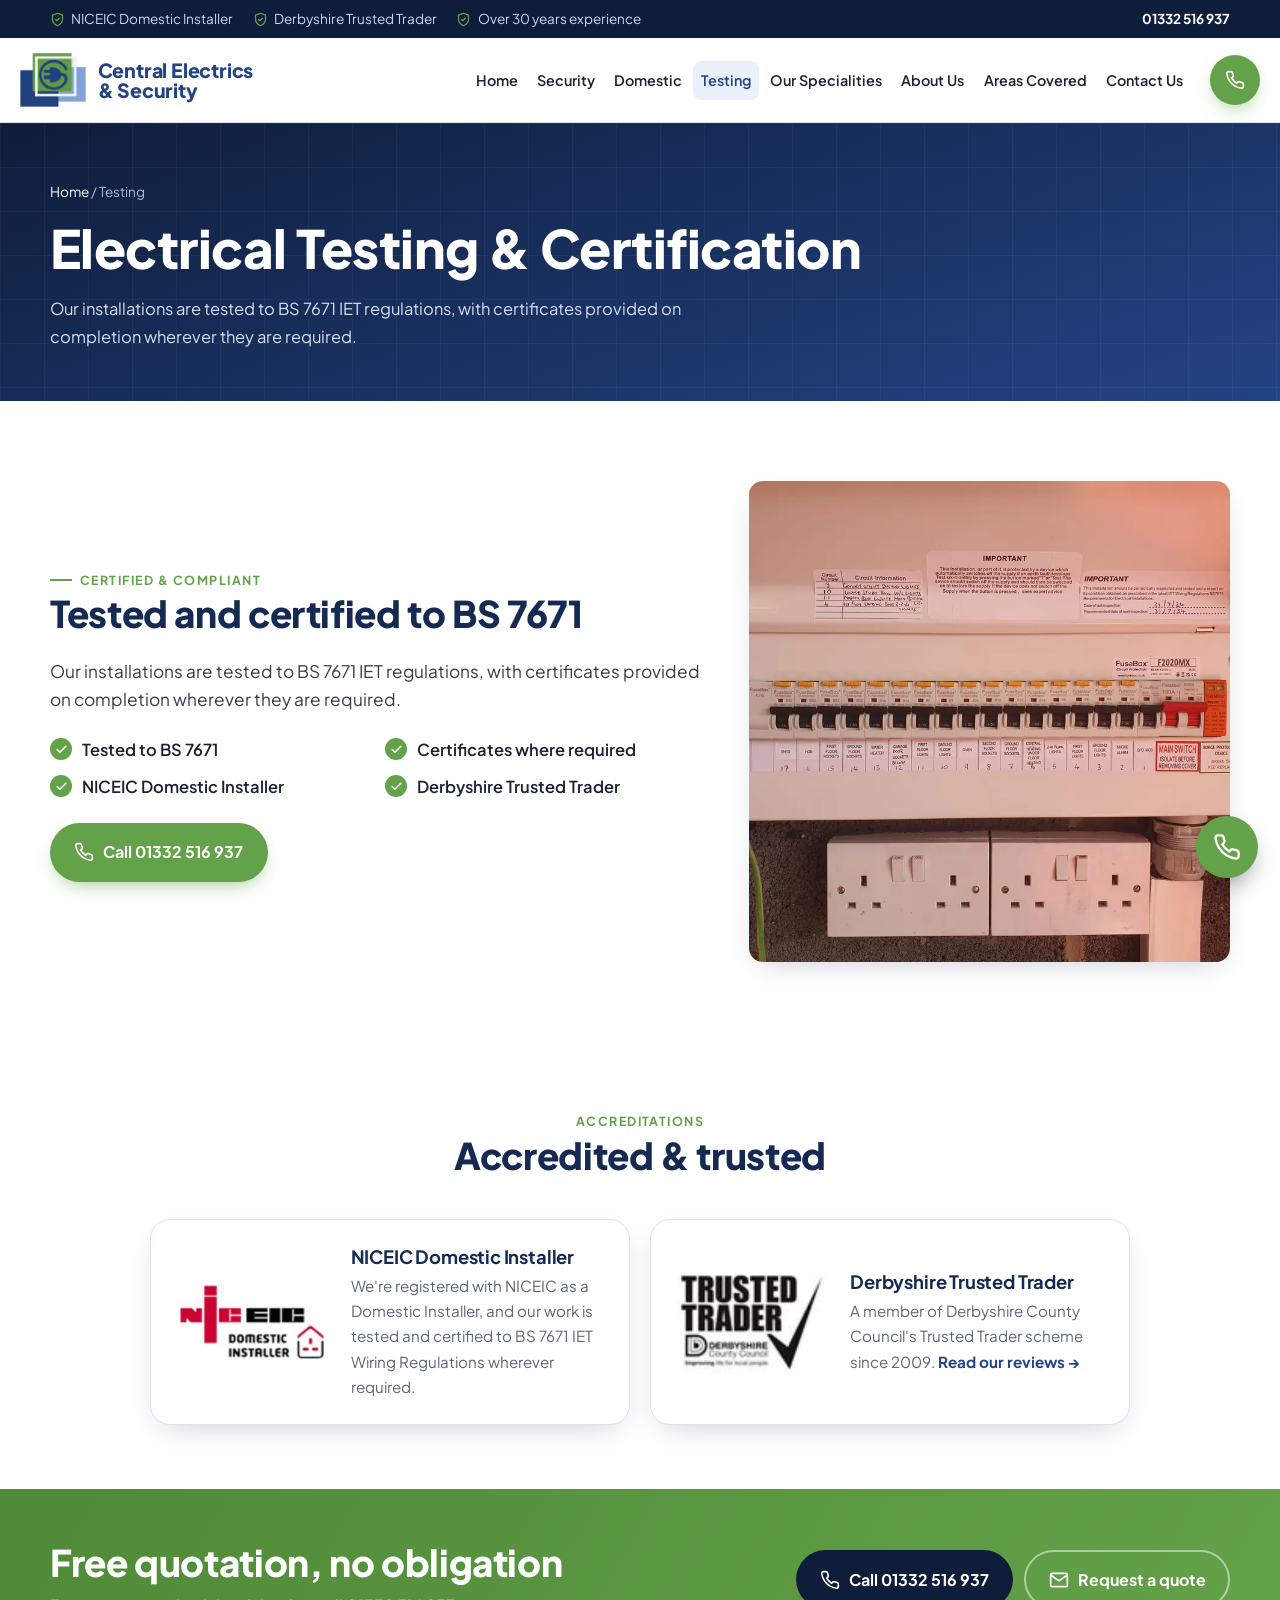
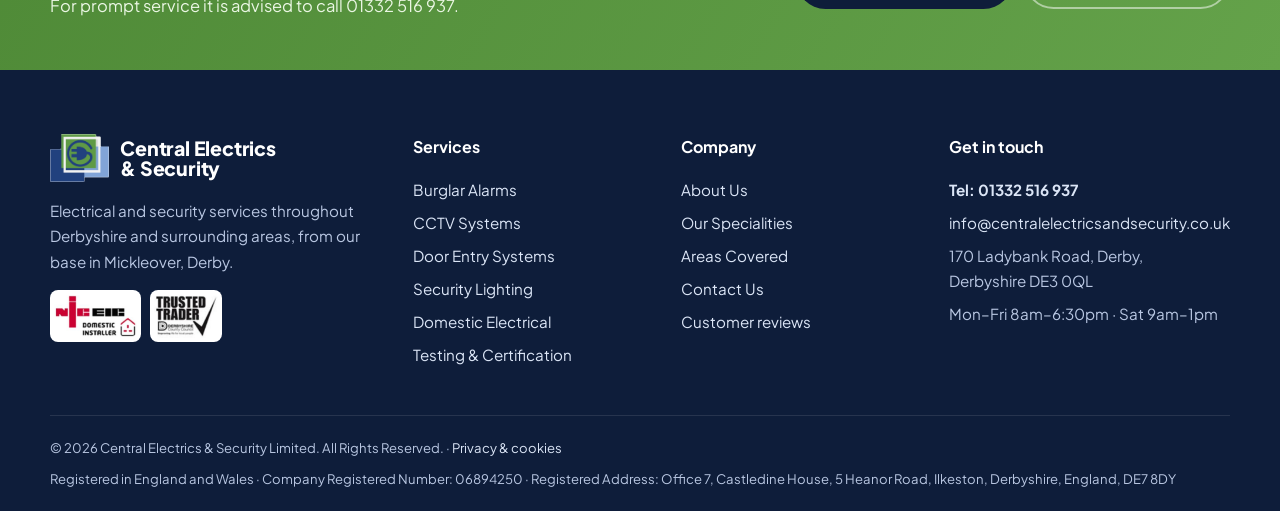
<file: testing.html>
<!DOCTYPE html>
<html lang="en-GB">
<head>
<meta charset="utf-8">
<meta name="viewport" content="width=device-width, initial-scale=1, viewport-fit=cover">
<title>Electrical Testing & Certification Derby | Central Electrics & Security</title>
<meta name="description" content="Every installation tested to BS 7671 IET Wiring Regulations with certificates provided on completion.">
<meta name="theme-color" content="#0e1d3a">
<link rel="canonical" href="https://www.centralelectricsandsecurity.co.uk/testing.html">
<meta property="og:type" content="website">
<meta property="og:locale" content="en_GB">
<meta property="og:site_name" content="Central Electrics &amp; Security">
<meta property="og:title" content="Electrical Testing & Certification Derby | Central Electrics & Security">
<meta property="og:description" content="Every installation tested to BS 7671 IET Wiring Regulations with certificates provided on completion.">
<meta property="og:url" content="https://www.centralelectricsandsecurity.co.uk/testing.html">
<meta property="og:image" content="https://www.centralelectricsandsecurity.co.uk/images/share-square.png">
<meta property="og:image:width" content="600"><meta property="og:image:height" content="600">
<meta property="og:image:alt" content="Central Electrics &amp; Security logo">
<meta name="twitter:card" content="summary_large_image">
<meta name="twitter:image" content="https://www.centralelectricsandsecurity.co.uk/images/share.jpg">
<meta name="twitter:image:alt" content="Central Electrics &amp; Security: burglar alarms, CCTV and electrical work in Derby">
<meta name="format-detection" content="telephone=yes">
<link rel="icon" type="image/png" href="images/favicon.png">
<link rel="apple-touch-icon" href="images/apple-touch-icon.png">
<link rel="preconnect" href="https://fonts.googleapis.com"><link rel="preconnect" href="https://fonts.gstatic.com" crossorigin>
<link rel="preload" as="style" href="https://fonts.googleapis.com/css2?family=Plus+Jakarta+Sans:wght@400;500;600;700;800&display=optional" onload="this.onload=null;this.rel='stylesheet'">
<noscript><link rel="stylesheet" href="https://fonts.googleapis.com/css2?family=Plus+Jakarta+Sans:wght@400;500;600;700;800&display=optional"></noscript>
<link rel="stylesheet" href="css/style.css?v=20261120c">
<script type="application/ld+json">{"@context": "https://schema.org", "@type": "Electrician", "@id": "https://www.centralelectricsandsecurity.co.uk/#business", "name": "Central Electrics & Security Ltd", "url": "https://www.centralelectricsandsecurity.co.uk/", "telephone": "+441332516937", "email": "info@centralelectricsandsecurity.co.uk", "image": "https://www.centralelectricsandsecurity.co.uk/images/projects/open-plan-pendant-lighting.jpg", "logo": "https://www.centralelectricsandsecurity.co.uk/images/icon.png", "description": "Family run electrical and security business in Mickleover, Derby. Burglar alarms, smart alarms, CCTV, door entry, security lighting and domestic electrical work. NICEIC Domestic Installer and Derbyshire Trusted Trader.", "founder": {"@type": "Person", "name": "Paul Fowlkes", "jobTitle": "Electrician & Security Installer"}, "foundingDate": "2009-05-01", "address": {"@type": "PostalAddress", "streetAddress": "170 Ladybank Road", "addressLocality": "Mickleover, Derby", "addressRegion": "Derbyshire", "postalCode": "DE3 0QL", "addressCountry": "GB"}, "geo": {"@type": "GeoCoordinates", "latitude": 52.9119798, "longitude": -1.5547513}, "areaServed": [{"@type": "City", "name": "Derby"}, {"@type": "Place", "name": "Mickleover"}, {"@type": "Place", "name": "Littleover"}, {"@type": "Place", "name": "Allestree"}, {"@type": "Place", "name": "Duffield"}, {"@type": "Place", "name": "Quarndon"}, {"@type": "AdministrativeArea", "name": "Derbyshire"}], "openingHoursSpecification": [{"@type": "OpeningHoursSpecification", "dayOfWeek": ["Monday", "Tuesday", "Wednesday", "Thursday", "Friday"], "opens": "08:00", "closes": "18:30"}, {"@type": "OpeningHoursSpecification", "dayOfWeek": "Saturday", "opens": "09:00", "closes": "13:00"}], "sameAs": ["https://www.google.com/maps/place/?q=place_id:ChIJi2XwCVb2eUgR8YL2YHHdaZI", "https://apps.derbyshire.gov.uk/applications/trusted-trader/profile.asp?tid=56896"], "knowsAbout": ["Burglar alarms", "Smart alarms", "CCTV", "Door entry systems", "Security lighting", "Fuse board upgrades", "Rewiring", "Electrical testing"]}</script>
</head>
<body>
<a class="skip" href="#main">Skip to content</a>
<div class="topbar"><div class="container">
  <div class="badges"><span><svg viewBox="0 0 24 24" fill="none" stroke="currentColor" stroke-width="2" stroke-linecap="round" stroke-linejoin="round" aria-hidden="true" ><path d="M12 22s8-4 8-10V5l-8-3-8 3v7c0 6 8 10 8 10z"/><path d="m9 12 2 2 4-4"/></svg> NICEIC Domestic Installer</span><span><svg viewBox="0 0 24 24" fill="none" stroke="currentColor" stroke-width="2" stroke-linecap="round" stroke-linejoin="round" aria-hidden="true" ><path d="M12 22s8-4 8-10V5l-8-3-8 3v7c0 6 8 10 8 10z"/><path d="m9 12 2 2 4-4"/></svg> Derbyshire Trusted Trader</span><span><svg viewBox="0 0 24 24" fill="none" stroke="currentColor" stroke-width="2" stroke-linecap="round" stroke-linejoin="round" aria-hidden="true" ><path d="M12 22s8-4 8-10V5l-8-3-8 3v7c0 6 8 10 8 10z"/><path d="m9 12 2 2 4-4"/></svg> Over 30 years experience</span></div>
  <a href="tel:+441332516937">01332 516 937</a>
</div></div>
<header class="site-header"><div class="container">
  <a class="logo" href="index.html" aria-label="Central Electrics &amp; Security home"><img src="images/icon.png" alt="" width="66" height="54"><span class="wordmark">Central Electrics<br>&amp; Security</span></a>
  <nav class="nav" aria-label="Main"><ul><li><a href="index.html">Home</a></li><li><a href="security.html">Security</a></li><li><a href="domestic.html">Domestic</a></li><li><a href="testing.html" aria-current="page">Testing</a></li><li><a href="our-speciality.html">Our Specialities</a></li><li><a href="aboutus.html">About Us</a></li><li><a href="areascovered.html">Areas Covered</a></li><li><a href="contactus.html">Contact Us</a></li></ul></nav>
  <a class="btn btn-green header-call" href="tel:+441332516937"><svg viewBox="0 0 24 24" fill="none" stroke="currentColor" stroke-width="2" stroke-linecap="round" stroke-linejoin="round" aria-hidden="true" ><path d="M22 16.9v3a2 2 0 0 1-2.2 2 19.8 19.8 0 0 1-8.6-3.1 19.5 19.5 0 0 1-6-6A19.8 19.8 0 0 1 2.1 4.2 2 2 0 0 1 4.1 2h3a2 2 0 0 1 2 1.7c.1.9.4 1.8.7 2.7a2 2 0 0 1-.5 2.1L8 9.8a16 16 0 0 0 6 6l1.3-1.3a2 2 0 0 1 2.1-.4c.9.3 1.8.6 2.7.7a2 2 0 0 1 1.7 2z"/></svg><span><span class="long">Call </span>01332 516 937</span></a>
  <button class="menu-btn" aria-label="Open menu" aria-expanded="false"><svg viewBox="0 0 24 24" fill="none" stroke="currentColor" stroke-width="2" stroke-linecap="round" stroke-linejoin="round" aria-hidden="true" ><path d="M3 6h18M3 12h18M3 18h18"/></svg></button>
</div></header>
<main id="main">
<section class="page-hero" style="padding:3.6rem 0 3.2rem"><div class="container">
  <div class="crumbs"><a href="index.html">Home</a> / Testing</div>
  <h1>Electrical Testing &amp; Certification</h1><p>Our installations are tested to BS 7671 IET regulations, with certificates provided on completion wherever they are required.</p>
</div></section>

<section><div class="container split">
  <div class="prose reveal">
    <span class="eyebrow">Certified &amp; compliant</span>
    <h2>Tested and certified to BS 7671</h2>
    <p>Our installations are tested to BS 7671 IET regulations, with certificates provided on completion wherever they are required.</p>
    <ul class="checks" style="margin:1.4rem 0">
      <li>Tested to BS 7671</li><li>Certificates where required</li><li>NICEIC Domestic Installer</li><li>Derbyshire Trusted Trader</li>
    </ul>
    <a class="btn btn-green" href="tel:+441332516937"><svg viewBox="0 0 24 24" fill="none" stroke="currentColor" stroke-width="2" stroke-linecap="round" stroke-linejoin="round" aria-hidden="true" ><path d="M22 16.9v3a2 2 0 0 1-2.2 2 19.8 19.8 0 0 1-8.6-3.1 19.5 19.5 0 0 1-6-6A19.8 19.8 0 0 1 2.1 4.2 2 2 0 0 1 4.1 2h3a2 2 0 0 1 2 1.7c.1.9.4 1.8.7 2.7a2 2 0 0 1-.5 2.1L8 9.8a16 16 0 0 0 6 6l1.3-1.3a2 2 0 0 1 2.1-.4c.9.3 1.8.6 2.7.7a2 2 0 0 1 1.7 2z"/></svg> Call 01332 516 937</a>
  </div>
  <div class="media reveal"><img src="images/projects/labelled-fuse-board.jpg" alt="Fuse board labelled with circuit details and IET inspection label" loading="lazy" style="aspect-ratio:1/1" srcset="images/projects/labelled-fuse-board-480.webp 480w, images/projects/labelled-fuse-board-800.webp 800w, images/projects/labelled-fuse-board-1200.webp 1200w, images/projects/labelled-fuse-board.webp 1600w" sizes="(max-width: 860px) 100vw, 560px" width="1600" height="1600" decoding="async"></div>
</div></section>
<section class="accred-sec"><div class="container">
  <div class="section-head center"><span class="eyebrow">Accreditations</span><h2>Accredited &amp; trusted</h2></div>
  <div class="accred-grid">
    <div class="accred-card reveal">
      <img src="images/niceic-domestic-installer.png" alt="NICEIC Domestic Installer logo" width="300" height="160">
      <div><h3>NICEIC Domestic Installer</h3><p>We're registered with NICEIC as a Domestic Installer, and our work is tested and certified to BS 7671 IET Wiring Regulations wherever required.</p></div>
    </div>
    <a class="accred-card reveal" href="https://apps.derbyshire.gov.uk/applications/trusted-trader/profile.asp?tid=56896&d=20&p=DE30QL&q=Electricians" target="_blank" rel="noopener">
      <img src="images/trusted-trader.png" alt="Derbyshire County Council Trusted Trader logo" width="218" height="151">
      <div><h3>Derbyshire Trusted Trader</h3><p>A member of Derbyshire County Council's Trusted Trader scheme since 2009. <span class="link">Read our reviews &rarr;</span></p></div>
    </a>
  </div>
</div></section>

<section class="cta-band"><div class="container">
  <div><h2>Free quotation, no obligation</h2><p>For prompt service it is advised to call 01332 516 937.</p></div>
  <div class="btns"><a class="btn btn-navy" href="tel:+441332516937"><svg viewBox="0 0 24 24" fill="none" stroke="currentColor" stroke-width="2" stroke-linecap="round" stroke-linejoin="round" aria-hidden="true" ><path d="M22 16.9v3a2 2 0 0 1-2.2 2 19.8 19.8 0 0 1-8.6-3.1 19.5 19.5 0 0 1-6-6A19.8 19.8 0 0 1 2.1 4.2 2 2 0 0 1 4.1 2h3a2 2 0 0 1 2 1.7c.1.9.4 1.8.7 2.7a2 2 0 0 1-.5 2.1L8 9.8a16 16 0 0 0 6 6l1.3-1.3a2 2 0 0 1 2.1-.4c.9.3 1.8.6 2.7.7a2 2 0 0 1 1.7 2z"/></svg> Call 01332 516 937</a><a class="btn btn-ghost" href="contactus.html#quote"><svg viewBox="0 0 24 24" fill="none" stroke="currentColor" stroke-width="2" stroke-linecap="round" stroke-linejoin="round" aria-hidden="true" ><rect x="2" y="4" width="20" height="16" rx="2"/><path d="m22 6-10 7L2 6"/></svg> Request a quote</a></div>
</div></section>

</main>
<footer class="site-footer"><div class="container">
  <div class="footer-grid">
    <div>
      <div class="logo footer-logo"><img src="images/icon.png" alt="" width="60" height="49"><span class="wordmark">Central Electrics<br>&amp; Security</span></div>
      <p>Electrical and security services throughout Derbyshire and surrounding areas, from our base in Mickleover, Derby.</p>
      <div class="footer-accred">
        <img src="images/niceic-domestic-installer.png" alt="NICEIC Domestic Installer" width="98" height="52">
        <a href="https://apps.derbyshire.gov.uk/applications/trusted-trader/profile.asp?tid=56896&d=20&p=DE30QL&q=Electricians" target="_blank" rel="noopener"><img src="images/trusted-trader.png" alt="Derbyshire Trusted Trader" width="75" height="52"></a>
      </div>
    </div>
    <div><h4>Services</h4><ul>
      <li><a href="security.html">Burglar Alarms</a></li><li><a href="security.html">CCTV Systems</a></li>
      <li><a href="security.html">Door Entry Systems</a></li><li><a href="security.html">Security Lighting</a></li>
      <li><a href="domestic.html">Domestic Electrical</a></li><li><a href="testing.html">Testing &amp; Certification</a></li></ul></div>
    <div><h4>Company</h4><ul>
      <li><a href="aboutus.html">About Us</a></li><li><a href="our-speciality.html">Our Specialities</a></li>
      <li><a href="areascovered.html">Areas Covered</a></li><li><a href="contactus.html">Contact Us</a></li>
      <li><a href="index.html#reviews">Customer reviews</a></li></ul></div>
    <div><h4>Get in touch</h4><ul>
      <li><a href="tel:+441332516937"><b>Tel: 01332 516 937</b></a></li>
      <li><a href="mailto:info@centralelectricsandsecurity.co.uk">info@centralelectricsandsecurity.co.uk</a></li>
      <li>170 Ladybank Road, Derby,<br>Derbyshire DE3 0QL</li>
      <li>Mon&ndash;Fri 8am&ndash;6:30pm &middot; Sat 9am&ndash;1pm</li></ul></div>
  </div>
  <div class="footer-bottom">
    <span>&copy; <span data-year></span> Central Electrics &amp; Security Limited. All Rights Reserved. &middot; <a href="privacy.html">Privacy &amp; cookies</a></span>
    <span>Registered in England and Wales &middot; Company Registered Number: 06894250 &middot; Registered Address: Office 7, Castledine House, 5 Heanor Road, Ilkeston, Derbyshire, England, DE7 8DY</span>
  </div>
</div></footer>

<a class="fab-call" href="tel:+441332516937" aria-label="Call 01332 516 937"><svg viewBox="0 0 24 24" fill="none" stroke="currentColor" stroke-width="2" stroke-linecap="round" stroke-linejoin="round" aria-hidden="true" ><path d="M22 16.9v3a2 2 0 0 1-2.2 2 19.8 19.8 0 0 1-8.6-3.1 19.5 19.5 0 0 1-6-6A19.8 19.8 0 0 1 2.1 4.2 2 2 0 0 1 4.1 2h3a2 2 0 0 1 2 1.7c.1.9.4 1.8.7 2.7a2 2 0 0 1-.5 2.1L8 9.8a16 16 0 0 0 6 6l1.3-1.3a2 2 0 0 1 2.1-.4c.9.3 1.8.6 2.7.7a2 2 0 0 1 1.7 2z"/></svg></a>
<nav class="mobile-bar" aria-label="Quick actions">
  <a class="call" href="tel:+441332516937"><svg viewBox="0 0 24 24" fill="none" stroke="currentColor" stroke-width="2" stroke-linecap="round" stroke-linejoin="round" aria-hidden="true" ><path d="M22 16.9v3a2 2 0 0 1-2.2 2 19.8 19.8 0 0 1-8.6-3.1 19.5 19.5 0 0 1-6-6A19.8 19.8 0 0 1 2.1 4.2 2 2 0 0 1 4.1 2h3a2 2 0 0 1 2 1.7c.1.9.4 1.8.7 2.7a2 2 0 0 1-.5 2.1L8 9.8a16 16 0 0 0 6 6l1.3-1.3a2 2 0 0 1 2.1-.4c.9.3 1.8.6 2.7.7a2 2 0 0 1 1.7 2z"/></svg> Call Now</a>
  <a class="alt" href="contactus.html#quote"><svg viewBox="0 0 24 24" fill="none" stroke="currentColor" stroke-width="2" stroke-linecap="round" stroke-linejoin="round" aria-hidden="true" ><path d="M21 15a2 2 0 0 1-2 2H7l-4 4V5a2 2 0 0 1 2-2h14a2 2 0 0 1 2 2z"/></svg> Quote</a>
  <a class="alt" href="index.html#reviews"><svg viewBox="0 0 24 24" fill="none" stroke="currentColor" stroke-width="2" stroke-linecap="round" stroke-linejoin="round" aria-hidden="true" ><path d="m12 2 3.1 6.3 6.9 1-5 4.9 1.2 6.8L12 17.8 5.8 21l1.2-6.8-5-4.9 6.9-1z"/></svg> Reviews</a>
</nav>
<script src="js/main.js?v=20261120c" defer></script>
</body>
</html>
</file>
<file: css/style.css>
/* =========================================================
   Central Electrics & Security — site styles
   Brand colours taken from the existing logo & stylesheet
   ========================================================= */
:root{
  --navy:#234484;        /* logo navy */
  --navy-deep:#0e1d3a;   /* dark security tone */
  --navy-ink:#152a52;
  --green:#64a24a;       /* logo green */
  --green-dark:#4f8a37;
  --slate:#4d5f7f;       /* original site slate */
  --sky:#87ace1;         /* original site light blue */
  --sky-soft:#eaf1fb;
  --ink:#1b2333;
  --muted:#5b6678;
  --line:#dde4ef;
  --white:#fff;
  --radius:14px;
  --shadow:0 10px 30px -12px rgba(14,29,58,.25);
  --max:1180px;
  --font:"Plus Jakarta Sans",system-ui,-apple-system,"Segoe UI",Roboto,Arial,sans-serif;
}
*,*::before,*::after{box-sizing:border-box}
html{scroll-behavior:smooth;-webkit-text-size-adjust:100%}
body{margin:0;font-family:var(--font);color:var(--ink);background:var(--white);line-height:1.65;font-size:16.5px}
img{max-width:100%;height:auto;display:block}
a{color:var(--navy)}
h1,h2,h3{line-height:1.2;margin:0 0 .6em;letter-spacing:-.01em;color:var(--navy-ink)}
h1{font-size:clamp(2rem,5vw,3.3rem);font-weight:800}
h2{font-size:clamp(1.6rem,3.4vw,2.3rem);font-weight:800}
h3{font-size:1.15rem;font-weight:700}
p{margin:0 0 1em}
.container{width:min(100% - 2.5rem,var(--max));margin-inline:auto}
.skip{position:absolute;left:-9999px}
.skip:focus{left:1rem;top:1rem;z-index:999;background:#fff;padding:.5rem 1rem}
.eyebrow{display:inline-flex;flex-wrap:wrap;align-items:center;gap:.5rem;font-size:.78rem;font-weight:700;letter-spacing:.12em;text-transform:uppercase;color:var(--green)}
.eyebrow::before{content:"";width:22px;height:2px;background:currentColor}
.lead{font-size:1.1rem;color:var(--muted)}

/* ---------- Buttons ---------- */
.btn{display:inline-flex;align-items:center;justify-content:center;gap:.55rem;padding:.9rem 1.4rem;border-radius:999px;font-weight:700;font-size:1rem;text-decoration:none;border:2px solid transparent;cursor:pointer;transition:transform .15s,background .2s,box-shadow .2s;min-height:48px;font-family:inherit}
.btn svg{width:20px;height:20px;flex:none}
.btn:hover{transform:translateY(-2px)}
.btn-green{background:var(--green);color:#fff;box-shadow:0 8px 20px -8px rgba(100,162,74,.7)}
.btn-green:hover{background:var(--green-dark)}
.btn-navy{background:var(--navy);color:#fff}
.btn-navy:hover{background:var(--navy-ink)}
.btn-ghost{border-color:rgba(255,255,255,.5);color:#fff}
.btn-ghost:hover{background:rgba(255,255,255,.1)}
.btn-outline{border-color:var(--navy);color:var(--navy);background:#fff}
.btn-outline:hover{background:var(--sky-soft)}

/* ---------- Top bar ---------- */
.topbar{background:var(--navy-deep);color:#c9d6ee;font-size:.85rem}
.topbar .container{display:flex;justify-content:space-between;align-items:center;gap:1rem;padding:.5rem 0}
.topbar a{color:#fff;text-decoration:none;font-weight:700}
.topbar .badges{display:flex;gap:1.2rem;flex-wrap:wrap}
.topbar .badges span{display:inline-flex;align-items:center;gap:.4rem}
.topbar svg{width:15px;height:15px;color:var(--green)}

/* ---------- Header / nav ---------- */
.site-header{position:sticky;top:0;z-index:50;background:rgba(255,255,255,.96);backdrop-filter:blur(10px);border-bottom:1px solid var(--line)}
.site-header .container{display:flex;align-items:center;justify-content:space-between;gap:1.2rem;min-height:84px;width:min(100% - 2.5rem,1400px)}
.logo{flex:none}
.nav{flex:1 1 auto;min-width:0}
.nav ul{justify-content:flex-end}
.header-call{flex:none}
.logo{display:flex;align-items:center;gap:.7rem;text-decoration:none}
.logo img{height:54px;width:auto}
.wordmark{white-space:nowrap;font-weight:800;color:var(--navy);line-height:1.05;font-size:1.22rem;letter-spacing:-.01em}
.nav ul{list-style:none;display:flex;gap:.2rem;margin:0;padding:0}
.nav a{display:block;white-space:nowrap;padding:.55rem .6rem;border-radius:8px;text-decoration:none;color:var(--ink);font-weight:600;font-size:.93rem}
.nav a:hover{background:var(--sky-soft);color:var(--navy)}
.nav a[aria-current="page"]{color:var(--navy);background:var(--sky-soft)}
.header-call{white-space:nowrap}
.menu-btn{display:none;background:none;border:0;padding:.6rem;cursor:pointer;color:var(--navy)}
.menu-btn svg{width:28px;height:28px}

@media (max-width:1500px){
  .header-call span.long{display:none}
}
@media (max-width:1400px){
  .nav a{font-size:.9rem;padding:.5rem .5rem}
  .header-call{padding:.8rem;width:50px;height:50px;border-radius:50%}
  .header-call > span{display:none}
}
@media (max-width:1240px){
  .site-header .container{min-height:68px}
  .logo img{height:44px}
  .wordmark{font-size:1.05rem}
  .menu-btn{display:inline-flex}
  .header-call{margin-left:auto;width:auto;height:auto;border-radius:999px;padding:.7rem 1.1rem}
  .header-call > span{display:inline}
  .nav{position:fixed;inset:68px 0 auto 0;background:#fff;border-bottom:1px solid var(--line);box-shadow:var(--shadow);max-height:0;overflow:hidden;transition:max-height .3s ease}
  .nav.open{max-height:80vh;overflow:auto}
  .nav ul{flex-direction:column;padding:.6rem 1.25rem 1.2rem}
  .nav a{padding:.9rem .5rem;font-size:1.05rem;border-bottom:1px solid var(--line);border-radius:0}
  .topbar .badges span:nth-child(n+2){display:none}
}
@media (max-width:420px){ .logo img{height:38px} .wordmark{font-size:.98rem} }

/* ---------- Hero ---------- */
.hero{position:relative;color:#fff;background:
  radial-gradient(1000px 500px at 85% 0%,rgba(135,172,225,.28),transparent 60%),
  radial-gradient(700px 400px at 0% 100%,rgba(100,162,74,.18),transparent 60%),
  linear-gradient(160deg,var(--navy-deep) 0%,var(--navy-ink) 55%,var(--navy) 100%);overflow:hidden}
.hero::after{content:"";position:absolute;inset:0;background-image:linear-gradient(rgba(255,255,255,.04) 1px,transparent 1px),linear-gradient(90deg,rgba(255,255,255,.04) 1px,transparent 1px);background-size:44px 44px;mask-image:linear-gradient(to bottom,#000,transparent 90%);pointer-events:none}
.hero .container>*{min-width:0}
.hero .container{position:relative;z-index:1;display:grid;grid-template-columns:1.1fr .9fr;gap:3rem;align-items:center;padding:5rem 0 5.5rem}
.hero h1{color:#fff}
.hero h1 em{font-style:normal;color:var(--sky)}
.hero p{color:#d3def2;font-size:1.12rem;max-width:36rem}
.hero .eyebrow{color:#9fd487}
.hero-ctas{display:flex;flex-wrap:wrap;gap:.8rem;margin:1.8rem 0}
.hero-trust{display:flex;flex-wrap:wrap;gap:1.4rem;color:#c9d6ee;font-size:.92rem}
.hero-trust b{color:#fff;font-size:1.6rem;display:block;line-height:1}
.hero-card{background:rgba(255,255,255,.07);border:1px solid rgba(255,255,255,.15);border-radius:20px;padding:1.4rem;backdrop-filter:blur(6px)}
.hero-card img{border-radius:14px;aspect-ratio:4/3;object-fit:cover;width:100%}
.hero-card .status{display:flex;align-items:center;gap:.6rem;margin-top:1rem;font-weight:700;font-size:.95rem}
.dot{width:10px;height:10px;border-radius:50%;background:#7ee35a;box-shadow:0 0 0 0 rgba(126,227,90,.7);animation:pulse 2s infinite}
@keyframes pulse{70%{box-shadow:0 0 0 10px rgba(126,227,90,0)}100%{box-shadow:0 0 0 0 rgba(126,227,90,0)}}
.hero-card ul{list-style:none;padding:0;margin:.8rem 0 0;display:grid;grid-template-columns:1fr 1fr;gap:.5rem;font-size:.9rem;color:#d3def2}
.hero-card li{display:flex;gap:.45rem;align-items:center}
.hero-card li svg{width:16px;height:16px;color:#9fd487;flex:none}

/* Page hero (inner pages) */
.page-hero{background:linear-gradient(160deg,var(--navy-deep),var(--navy));color:#fff;padding:3.6rem 0 3.2rem;position:relative;overflow:hidden}
.page-hero::after{content:"";position:absolute;inset:0;background-image:linear-gradient(rgba(255,255,255,.04) 1px,transparent 1px),linear-gradient(90deg,rgba(255,255,255,.04) 1px,transparent 1px);background-size:44px 44px;pointer-events:none}
.page-hero .container{position:relative;z-index:1}
.page-hero h1{color:#fff;margin-bottom:.3em}
.page-hero p{color:#d3def2;max-width:44rem;margin:0}
.crumbs{font-size:.85rem;color:#a9bbdb;margin-bottom:.8rem}
.crumbs a{color:#fff;text-decoration:none}

@media (max-width:900px){
  .hero .container{grid-template-columns:minmax(0,1fr);padding:3.2rem 0 3.6rem;gap:2rem}
  .hero-ctas .btn{flex:1 1 100%}
}

/* ---------- Sections ---------- */
section{padding:5rem 0}
.section-head{max-width:46rem;margin-bottom:2.6rem}
.section-head.center{text-align:center;margin-inline:auto}
.section-head.center .eyebrow::before{display:none}
.bg-soft{background:var(--sky-soft)}
.bg-dark{background:var(--navy-deep);color:#d3def2}
.bg-dark h2,.bg-dark h3{color:#fff}
@media (max-width:700px){section{padding:3.4rem 0}}

/* Split layout */
.split{display:grid;grid-template-columns:1.15fr .85fr;gap:3rem;align-items:center}
.split.rev{grid-template-columns:.85fr 1.15fr}
.split .media img{border-radius:var(--radius);box-shadow:var(--shadow);width:100%;object-fit:cover}
.media-stack{display:grid;grid-template-columns:1fr 1fr;gap:1rem}
.media-stack img{aspect-ratio:1/1}
@media (max-width:860px){.split,.split.rev{grid-template-columns:1fr;gap:2rem}}

/* Cards */
.grid{display:grid;gap:1.2rem}
.grid-3{grid-template-columns:repeat(3,1fr)}
.grid-4{grid-template-columns:repeat(4,1fr)}
.grid-5{grid-template-columns:repeat(5,1fr)}
@media (max-width:1000px){.grid-4,.grid-5{grid-template-columns:repeat(2,1fr)}.grid-3{grid-template-columns:repeat(2,1fr)}}
@media (max-width:560px){.grid-3,.grid-4{grid-template-columns:1fr}.grid-5{grid-template-columns:1fr 1fr}}

.card{background:#fff;border:1px solid var(--line);border-radius:var(--radius);padding:1.5rem;transition:transform .2s,box-shadow .2s,border-color .2s}
.card:hover{transform:translateY(-4px);box-shadow:var(--shadow);border-color:var(--sky)}
.icon{width:52px;height:52px;border-radius:12px;display:grid;place-items:center;background:var(--sky-soft);color:var(--navy);margin-bottom:1rem}
.icon svg{width:26px;height:26px}
.card.sec .icon{background:var(--navy);color:#fff}
.card h3{margin-bottom:.35em}
.card p{color:var(--muted);font-size:.95rem;margin:0}
.bg-dark .card{background:rgba(255,255,255,.05);border-color:rgba(255,255,255,.12)}
.bg-dark .card p{color:#b9c7e2}
.bg-dark .card .icon{background:var(--green);color:#fff}

/* Check list */
.checks{list-style:none;padding:0;margin:0;display:grid;grid-template-columns:1fr 1fr;gap:.6rem 1.2rem}
.checks li{display:flex;gap:.6rem;align-items:flex-start;font-weight:600}
.checks li::before{content:"";flex:none;width:22px;height:22px;margin-top:2px;border-radius:50%;background:var(--green) url("data:image/svg+xml,%3Csvg xmlns='http://www.w3.org/2000/svg' viewBox='0 0 24 24' fill='none' stroke='white' stroke-width='3' stroke-linecap='round' stroke-linejoin='round'%3E%3Cpath d='M20 6 9 17l-5-5'/%3E%3C/svg%3E") center/13px no-repeat}
@media (max-width:560px){.checks{grid-template-columns:1fr}}

/* Stats band */
.stats{display:grid;grid-template-columns:repeat(4,1fr);gap:1rem;text-align:center}
.stats div{padding:1.3rem;border-radius:var(--radius);background:rgba(255,255,255,.06);border:1px solid rgba(255,255,255,.1)}
.stats b{display:block;font-size:2.2rem;color:#fff;line-height:1.1}
.stats span{font-size:.9rem;color:#b9c7e2}
@media (max-width:760px){.stats{grid-template-columns:1fr 1fr}}

/* ---------- Showcase reel ---------- */
.reel-wrap{position:relative}
.reel{display:grid;grid-auto-flow:column;grid-auto-columns:clamp(250px,32%,380px);gap:1rem;overflow-x:auto;scroll-snap-type:x mandatory;padding:.3rem .2rem 1.2rem;scrollbar-width:thin;-webkit-overflow-scrolling:touch}
.reel figure{margin:0;scroll-snap-align:start;position:relative;border-radius:var(--radius);overflow:hidden;background:var(--navy-ink);aspect-ratio:4/5}
.reel img,.reel video{width:100%;height:100%;object-fit:cover;transition:transform .5s}
.reel figure:hover img{transform:scale(1.05)}
.reel figcaption{position:absolute;inset:auto 0 0 0;padding:2.5rem 1rem 1rem;background:linear-gradient(transparent,rgba(14,29,58,.92));color:#fff;font-weight:700}
.reel figcaption small{display:block;font-weight:500;color:var(--sky);font-size:.8rem;text-transform:uppercase;letter-spacing:.08em}
.reel .coming{display:grid;place-items:center;text-align:center;padding:1.5rem;border:2px dashed rgba(135,172,225,.5);background:rgba(135,172,225,.08);color:#c9d6ee}
.reel .coming svg{width:42px;height:42px;color:var(--sky);margin:0 auto .6rem}
.reel-ctrl{display:flex;gap:.5rem;justify-content:flex-end;margin-top:.4rem}
.reel-ctrl button{width:46px;height:46px;border-radius:50%;border:1px solid rgba(255,255,255,.3);background:transparent;color:#fff;cursor:pointer;display:grid;place-items:center}
.reel-ctrl button:hover{background:rgba(255,255,255,.1)}
.reel-ctrl svg{width:20px;height:20px}
@media (max-width:560px){.reel{grid-auto-columns:78%}}
.light .reel-ctrl button{border-color:var(--line);color:var(--navy)}
.light .reel .coming{color:var(--slate)}

/* ---------- Reviews ---------- */
.reviews-head{display:flex;flex-wrap:wrap;justify-content:space-between;align-items:flex-end;gap:1.5rem;margin-bottom:2rem}
.g-summary{display:flex;align-items:center;gap:1rem;background:#fff;border:1px solid var(--line);border-radius:var(--radius);padding:1rem 1.3rem;box-shadow:var(--shadow)}
.g-badge{width:48px;height:48px;border-radius:50%;background:#fff;border:1px solid var(--line);display:grid;place-items:center;font-weight:800;font-size:1.5rem;color:#4285f4}
.g-summary .score{font-size:1.7rem;font-weight:800;color:var(--navy-ink);line-height:1}
.stars{color:#f5b301;letter-spacing:2px;font-size:1.05rem}
.g-summary small{color:var(--muted)}
.review-grid{display:grid;grid-template-columns:repeat(3,1fr);gap:1.2rem}
@media (max-width:900px){.review-grid{grid-template-columns:1fr}}
.review{background:#fff;border:1px solid var(--line);border-radius:var(--radius);padding:1.4rem;display:flex;flex-direction:column;gap:.7rem}
.review .who{display:flex;align-items:center;gap:.7rem}
.review .who img{width:40px;height:40px;border-radius:50%}
.review .who b{display:block;font-size:.95rem}
.review .who small{color:var(--muted)}
.review p{color:var(--ink);font-size:.95rem;margin:0;display:-webkit-box;-webkit-line-clamp:6;-webkit-box-orient:vertical;overflow:hidden}
.review .src{margin-top:auto;font-size:.78rem;color:var(--muted)}
.review-empty{grid-column:1/-1;text-align:center;background:#fff;border:1px dashed var(--sky);border-radius:var(--radius);padding:2.2rem 1.4rem}
.review-empty .stars{font-size:1.6rem}
.review-cta{margin-top:2rem;display:grid;grid-template-columns:1fr auto;gap:1.5rem;align-items:center;background:linear-gradient(135deg,var(--navy),var(--navy-ink));color:#fff;border-radius:20px;padding:1.8rem 2rem}
.review-cta h3{color:#fff;margin-bottom:.2em;font-size:1.35rem}
.review-cta p{margin:0;color:#c9d6ee}
.review-cta .btns{display:flex;gap:.7rem;flex-wrap:wrap}
@media (max-width:760px){.review-cta{grid-template-columns:1fr;padding:1.5rem}.review-cta .btn{flex:1 1 100%}}

/* ---------- Accreditations ---------- */
.accred{display:flex;flex-wrap:wrap;align-items:center;justify-content:center;gap:1.2rem}
.accred a,.accred div{background:#fff;border-radius:12px;padding:.8rem 1.1rem;border:1px solid var(--line);display:flex;align-items:center;gap:.9rem;text-decoration:none;color:var(--ink);font-weight:700;font-size:.9rem}
.accred img{height:56px;width:auto}

/* ---------- CTA band ---------- */
.cta-band{background:linear-gradient(120deg,var(--green-dark),var(--green));color:#fff;padding:3.2rem 0}
.cta-band .container{display:flex;flex-wrap:wrap;align-items:center;justify-content:space-between;gap:1.5rem}
.cta-band h2{color:#fff;margin:0 0 .2em}
.cta-band p{margin:0;color:#eaf6e3}
.cta-band .btn-navy{background:var(--navy-deep)}
.cta-band .btns{display:flex;gap:.7rem;flex-wrap:wrap}
@media (max-width:600px){.cta-band .btn{flex:1 1 100%}}

/* ---------- Content blocks ---------- */
.prose p{color:#333c4d}
.prose p:first-of-type{font-size:1.08rem}
.note{background:var(--sky-soft);border-left:4px solid var(--navy);padding:1.1rem 1.3rem;border-radius:0 12px 12px 0;font-weight:600;color:var(--navy-ink)}
.pill{display:inline-block;background:var(--sky-soft);color:var(--navy);font-weight:700;font-size:.8rem;padding:.3rem .7rem;border-radius:999px}

/* Specialities */
.spec{position:relative;border-radius:var(--radius);overflow:hidden;aspect-ratio:4/3;box-shadow:var(--shadow);background:var(--navy-ink)}
.spec img{width:100%;height:100%;object-fit:cover;transition:transform .5s}
.spec:hover img{transform:scale(1.06)}
.spec span{position:absolute;left:0;right:0;bottom:0;padding:2.4rem 1.1rem 1rem;background:linear-gradient(transparent,rgba(14,29,58,.9));color:#fff;font-weight:800;font-size:1.1rem}

/* Areas */
.towns{display:flex;flex-wrap:wrap;gap:.5rem}
.towns span{background:#fff;border:1px solid var(--line);padding:.45rem .85rem;border-radius:999px;font-weight:600;font-size:.9rem}

/* Contact */
.contact-grid{display:grid;grid-template-columns:.9fr 1.1fr;gap:2rem}
@media (max-width:900px){.contact-grid{grid-template-columns:1fr}}
.info-list{list-style:none;padding:0;margin:0;display:grid;gap:1rem}
.info-list li{display:flex;gap:1rem;align-items:flex-start}
.info-list .icon{margin:0;flex:none;width:46px;height:46px}
.info-list b{display:block;color:var(--navy-ink)}
.info-list a{font-weight:700;text-decoration:none}
form.quote,.quote{background:#fff;border:1px solid var(--line);border-radius:20px;padding:1.8rem;box-shadow:var(--shadow)}
.field{display:grid;gap:.35rem;margin-bottom:1rem}
.field label{font-weight:700;font-size:.9rem}
.field input,.field textarea,.field select{font:inherit;padding:.85rem 1rem;border:1.5px solid var(--line);border-radius:10px;background:#fbfcfe;width:100%;font-size:16px}
.field input:focus,.field textarea:focus,.field select:focus{outline:none;border-color:var(--navy);box-shadow:0 0 0 4px rgba(35,68,132,.12)}
.row2{display:grid;grid-template-columns:1fr 1fr;gap:1rem}
@media (max-width:560px){.row2{grid-template-columns:1fr}form.quote,.quote{padding:1.3rem}}
.map{border:0;width:100%;height:340px;border-radius:var(--radius);display:block}

/* ---------- Footer ---------- */
.site-footer{background:var(--navy-deep);color:#b9c7e2;padding:4rem 0 0;font-size:.95rem}
.footer-grid{display:grid;grid-template-columns:1.4fr 1fr 1fr 1.1fr;gap:2rem}
.site-footer h4{color:#fff;margin:0 0 1rem;font-size:1rem}
.site-footer a{color:#dbe5f6;text-decoration:none}
.site-footer a:hover{color:#fff;text-decoration:underline}
.site-footer ul{list-style:none;padding:0;margin:0;display:grid;gap:.5rem}
.footer-logo{margin-bottom:1rem}
.footer-logo img{height:48px}
.footer-logo .wordmark{color:#fff}
.footer-accred{display:flex;gap:.6rem;margin-top:1rem}
.footer-accred img{height:48px;width:auto;border-radius:6px;background:#fff;padding:3px}
.footer-bottom{border-top:1px solid rgba(255,255,255,.1);margin-top:3rem;padding:1.3rem 0 1.3rem;font-size:.82rem;display:flex;justify-content:space-between;flex-wrap:wrap;gap:.6rem}
@media (max-width:900px){.footer-grid{grid-template-columns:1fr 1fr}}
@media (max-width:560px){.footer-grid{grid-template-columns:1fr}}

/* ---------- Mobile action bar (click to call) ---------- */
.mobile-bar{display:none}
@media (max-width:760px){
  body{padding-bottom:74px}
  .mobile-bar{display:grid;grid-template-columns:1.4fr 1fr 1fr;gap:.5rem;position:fixed;left:0;right:0;bottom:0;z-index:60;padding:.6rem .7rem calc(.6rem + env(safe-area-inset-bottom));background:rgba(14,29,58,.97);backdrop-filter:blur(8px);box-shadow:0 -6px 20px rgba(0,0,0,.2)}
  .mobile-bar a{display:flex;flex-direction:column;align-items:center;justify-content:center;gap:2px;padding:.5rem;border-radius:12px;text-decoration:none;color:#fff;font-size:.75rem;font-weight:700;min-height:52px}
  .mobile-bar a svg{width:20px;height:20px}
  .mobile-bar .call{background:var(--green);flex-direction:row;gap:.5rem;font-size:1rem}
  .mobile-bar .alt{background:rgba(255,255,255,.08)}
}

/* Floating call button (desktop/tablet) */
.fab-call{position:fixed;right:22px;bottom:22px;z-index:55;width:62px;height:62px;border-radius:50%;background:var(--green);color:#fff;display:grid;place-items:center;box-shadow:0 12px 26px -8px rgba(0,0,0,.45);text-decoration:none;animation:ring 4s infinite}
.fab-call svg{width:28px;height:28px}
.fab-call::after{content:"Call 01332 516 937";position:absolute;right:74px;white-space:nowrap;background:var(--navy-deep);color:#fff;font-weight:700;font-size:.85rem;padding:.45rem .8rem;border-radius:8px;opacity:0;transform:translateX(8px);transition:.2s;pointer-events:none}
.fab-call:hover::after{opacity:1;transform:none}
@keyframes ring{0%,90%,100%{transform:rotate(0)}92%{transform:rotate(-12deg)}94%{transform:rotate(12deg)}96%{transform:rotate(-8deg)}98%{transform:rotate(8deg)}}
@media (max-width:760px){.fab-call{display:none}}

/* Reveal on scroll */
.reveal{opacity:0;transform:translateY(18px);transition:opacity .6s ease,transform .6s ease}
.reveal.in{opacity:1;transform:none}
@media (prefers-reduced-motion:reduce){.reveal{opacity:1;transform:none;transition:none}.fab-call,.dot{animation:none}html{scroll-behavior:auto}}

@media (max-width:760px){.header-call{display:none}.hero-trust{gap:1rem}.hero-trust b{font-size:1.3rem}}

/* Review platforms */
.platforms{display:grid;grid-template-columns:1fr 1fr;gap:1.2rem;margin-bottom:2.6rem}
.platform{background:#fff;border:1px solid var(--line);border-radius:20px;padding:1.6rem;box-shadow:var(--shadow);display:flex;flex-direction:column}
.platform-top{display:flex;align-items:center;gap:1rem;margin-bottom:1rem}
.platform-top img{height:60px;width:auto;border-radius:8px}
.platform-top h3{margin:0}
.platform-top small{color:var(--muted);font-size:.85rem}
.platform p{color:var(--muted);font-size:.95rem}
.platform-btns{display:flex;gap:.6rem;flex-wrap:wrap;margin-top:auto}
.platform-btns .btn{flex:1 1 auto;min-width:150px}
.reviews-sub{font-size:1rem;text-transform:uppercase;letter-spacing:.08em;color:var(--slate);margin:0 0 1rem}
#google-block .reviews-sub{margin-top:2.2rem}
.review .src.tt-src{color:var(--green-dark);font-weight:700}
@media (max-width:820px){.platforms{grid-template-columns:1fr}}

/* Hero collage */
.collage{display:grid;grid-template-columns:1.5fr 1fr;grid-template-rows:170px 120px 150px;gap:10px}
.collage img{width:100%;height:100%;object-fit:cover;border-radius:12px;aspect-ratio:auto}
.hero-card .collage img{aspect-ratio:auto}
.collage .c1{grid-column:1;grid-row:1/3}
.collage .c2{grid-column:2;grid-row:1}
.collage .c3{grid-column:2;grid-row:2/4}
.collage .c4{grid-column:1;grid-row:3}
@media (max-width:560px){.collage{grid-template-rows:130px 90px 110px;gap:8px}}

/* Accreditations */
.accred-sec{padding:4rem 0}
.accred-grid{display:grid;grid-template-columns:1fr 1fr;gap:1.2rem;max-width:980px;margin:0 auto}
.accred-card{display:flex;align-items:center;gap:1.5rem;background:#fff;border:1px solid var(--line);border-radius:20px;padding:1.6rem;text-decoration:none;color:var(--ink);box-shadow:var(--shadow);transition:transform .2s,border-color .2s}
a.accred-card:hover{transform:translateY(-3px);border-color:var(--sky)}
.accred-card img{width:150px;height:auto;flex:none}
.accred-card h3{margin-bottom:.3em}
.accred-card p{margin:0;color:var(--muted);font-size:.95rem}
.accred-card .link{color:var(--navy);font-weight:700}
@media (max-width:820px){.accred-grid{grid-template-columns:1fr}}
@media (max-width:480px){.accred-card{flex-direction:column;text-align:center}.accred-card img{width:170px}}
.footer-accred img{height:52px;background:#fff;padding:4px;border-radius:8px}

/* Smart alarm phone mockup */
.phone-wrap{display:grid;place-items:center}
.phone{position:relative;width:270px;height:540px;border-radius:40px;background:var(--navy-deep);padding:14px;box-shadow:0 30px 60px -20px rgba(14,29,58,.5),inset 0 0 0 2px rgba(255,255,255,.08)}
.notch{position:absolute;top:14px;left:50%;transform:translateX(-50%);width:90px;height:22px;background:var(--navy-deep);border-radius:0 0 14px 14px;z-index:2}
.app{height:100%;border-radius:28px;background:linear-gradient(180deg,var(--navy) 0%,var(--navy-ink) 100%);padding:44px 18px 18px;color:#fff;display:flex;flex-direction:column;gap:14px}
.app-top small{display:block;color:var(--sky);font-size:.8rem}
.app-top b{font-size:1.3rem}
.app-shield{width:96px;height:96px;margin:6px auto;border-radius:50%;background:rgba(100,162,74,.18);display:grid;place-items:center;color:#8fd46e;box-shadow:0 0 0 10px rgba(100,162,74,.08)}
.app-shield svg{width:48px;height:48px}
.app-btns{display:grid;grid-template-columns:repeat(3,1fr);gap:6px}
.app-btns span{text-align:center;font-size:.72rem;font-weight:700;padding:.55rem 0;border-radius:10px;background:rgba(255,255,255,.08)}
.app-btns .on{background:var(--green)}
.app-row{display:flex;gap:.7rem;align-items:center;background:rgba(255,255,255,.07);border-radius:12px;padding:.7rem}
.app-row svg{width:20px;height:20px;color:var(--sky);flex:none}
.app-row b{display:block;font-size:.8rem}
.app-row small{color:#a9bbdb;font-size:.7rem}
.toast{position:absolute;left:-50px;bottom:28px;background:#fff;color:var(--ink);border-radius:14px;padding:.7rem .9rem;display:flex;gap:.6rem;align-items:center;box-shadow:var(--shadow);animation:float 4s ease-in-out infinite}
.toast svg{width:20px;height:20px;color:var(--green)}
.toast b{display:block;font-size:.8rem}.toast small{font-size:.7rem;color:var(--muted)}
@keyframes float{50%{transform:translateY(-8px)}}
@media (max-width:560px){.toast{left:-10px}}
@media (prefers-reduced-motion:reduce){.toast{animation:none}}

/* About: profile photo */
.profile{margin:0;position:relative;max-width:460px;justify-self:center;width:100%}
.profile img{width:100%;aspect-ratio:4/5;object-fit:cover;border-radius:20px;box-shadow:var(--shadow)}
.profile::before{content:"";position:absolute;inset:18px -18px -18px 18px;border:3px solid var(--green);border-radius:20px;z-index:-1}
.profile figcaption{position:absolute;left:16px;right:16px;bottom:16px;background:rgba(14,29,58,.9);backdrop-filter:blur(6px);color:#fff;border-radius:14px;padding:.8rem 1rem}
.profile figcaption b{display:block;font-size:1.1rem}
.profile figcaption span{font-size:.85rem;color:#c9d6ee}
@media (max-width:860px){.profile{max-width:340px;margin-right:12px}.profile img{aspect-ratio:1/1;object-position:center 15%}.profile::before{inset:10px -10px -10px 10px}}

.quote-btn{width:100%;margin-bottom:.7rem;font-size:1.05rem;min-height:56px}
.quote-tips{background:var(--sky-soft);border-radius:14px;padding:1.2rem 1.3rem;margin-top:.8rem}
.quote-tips h3{font-size:1rem;margin-bottom:.8rem}
.quote-tips .checks li{font-weight:600;font-size:.95rem}
.quote-note{font-size:.88rem;color:var(--muted);margin:1rem 0 0}

/* HomeControl 2.0 style app mockup */
.phone-wrap{margin:0;display:flex;flex-direction:column;align-items:center;gap:1rem}
.phone.hc{background:#111;padding:12px}
.phone.hc .notch{background:#111}
.hc-app{height:100%;border-radius:30px;background:#ececee;overflow:hidden;position:relative;padding:8px 12px 0;color:#333;font-family:inherit}
.hc-status{display:flex;justify-content:space-between;font-size:.62rem;font-weight:700;padding:4px 8px 0;color:#222}
.hc-sig{letter-spacing:-1px;font-size:.5rem}
.hc-back{font-size:1.6rem;line-height:1;margin:6px 0 0 2px;color:#333}
.hc-title{display:flex;justify-content:space-between;align-items:center;font-size:1.25rem;color:#3a3a4a;margin:0 2px 10px}
.hc-edit{width:24px;height:24px;border-radius:50%;background:#fff;display:grid;place-items:center;box-shadow:0 1px 3px rgba(0,0,0,.15)}
.hc-edit svg{width:11px;height:11px;color:#d71920}
.hc-card{background:#fff;border-radius:4px;box-shadow:0 2px 6px rgba(0,0,0,.08);margin-bottom:10px;position:relative;overflow:hidden}
.hc-armall{display:flex;justify-content:space-between;align-items:center;padding:12px;color:#d71920;font-size:.95rem}
.hc-toggle{width:30px;height:18px;border-radius:9px;background:#e4e4e6;position:relative}
.hc-toggle::after{content:"";position:absolute;left:2px;top:2px;width:14px;height:14px;border-radius:50%;background:#fff;box-shadow:0 1px 2px rgba(0,0,0,.25)}
.hc-area{display:flex;justify-content:space-between;align-items:center;padding:10px 12px 6px}
.hc-area b{display:block;color:#d71920;font-weight:500;font-size:1.05rem;margin-bottom:4px}
.hc-area small{display:block;font-size:.5rem;font-weight:800;color:#444;line-height:1.35;letter-spacing:.03em}
.hc-lock{width:52px;height:52px;border-radius:50%;display:grid;place-items:center;flex:none;position:relative}
.hc-lock svg{width:22px;height:22px;color:#fff}
.hc-lock.open{border:4px solid #c9c9c9;background:#fff}
.hc-lock.open::before{content:"";position:absolute;inset:4px;border-radius:50%;background:#3aa64c}
.hc-lock.open svg{position:relative}
.hc-lock.shut{border:3px solid #d71920;background:#fff}
.hc-lock.shut::before{content:"";position:absolute;inset:3px;border-radius:50%;background:#d71920}
.hc-lock.shut svg{position:relative;margin-top:-8px;width:18px;height:18px}
.hc-lock em{position:absolute;bottom:11px;font-style:normal;font-size:.42rem;font-weight:800;color:#fff;letter-spacing:.04em}
.hc-view{font-size:.58rem;font-weight:800;color:#555;padding:4px 12px 10px;letter-spacing:.04em}
.hc-view span{margin-left:6px}
.hc-armed::after{content:"";position:absolute;right:0;bottom:0;width:55%;height:7px;background:#d71920;clip-path:polygon(12% 0,100% 0,100% 100%,0 100%)}
.hc-cut{padding-bottom:20px}
.hc-nav{position:absolute;left:0;right:0;bottom:0;background:#fff;display:grid;grid-template-columns:repeat(5,1fr);align-items:end;padding:6px 4px 12px;box-shadow:0 -2px 8px rgba(0,0,0,.08)}
.hc-nav span{display:flex;flex-direction:column;align-items:center;gap:2px;color:#555}
.hc-nav svg{width:15px;height:15px}
.hc-nav small{font-size:.4rem;font-weight:800;letter-spacing:.03em}
.hc-nav .hc-home{width:46px;height:46px;border-radius:50%;background:#d71920;color:#fff;justify-content:center;margin:-26px auto 0;box-shadow:0 3px 8px rgba(215,25,32,.4)}
.hc-nav .hc-home svg{width:20px;height:20px}
.phone-cap{font-size:.82rem;color:var(--muted);text-align:center}

/* Mobile: line staggered photo pairs up straight */
@media (max-width:860px){.media-stack img{margin-top:0!important}}

/* Hero: remove doubled section padding; tighter top on mobile */
@media (max-width:900px){
  section.hero{padding:0}
  .hero .container{padding:2rem 0 2.6rem;gap:1.8rem}
  .hero h1{margin-bottom:.45em}
  .hero-ctas{margin:1.4rem 0}
}

/* Hero collage slideshows */
.collage .slides{position:relative;overflow:hidden;border-radius:12px;background:var(--navy-ink)}
.collage .slides img{position:absolute;inset:0;width:100%;height:100%;object-fit:cover;border-radius:0;opacity:0;transition:opacity 1.4s ease,transform 6s ease;transform:scale(1.04)}
.collage .slides img.on{opacity:1;transform:scale(1)}
.collage .c1{grid-column:1;grid-row:1/3}
.collage .c2{grid-column:2;grid-row:1}
.collage .c3{grid-column:2;grid-row:2/4}
.collage .c4{grid-column:1;grid-row:3}
@media (prefers-reduced-motion:reduce){.collage .slides img{transition:none;transform:none}}
@media (max-width:560px){.hero .eyebrow{font-size:.7rem;letter-spacing:.08em;flex-wrap:nowrap}.hero .eyebrow::before{width:16px}}
.footer-accred img{width:auto;height:52px;object-fit:contain}
.spec img[src="images/cctv.jpg"]{object-position:100% 50%}

/* Contact map placeholder (loads Google Maps on request) */
.map-consent{display:grid;place-items:center;text-align:center;padding:2rem 1.2rem;background:var(--sky-soft) linear-gradient(rgba(35,68,132,.06) 1px,transparent 1px) 0 0/28px 28px,linear-gradient(90deg,rgba(35,68,132,.06) 1px,transparent 1px) 0 0/28px 28px;border:1px solid var(--line);min-height:340px;height:auto}
.map-inner{max-width:520px}
.map-inner .icon{margin:0 auto 1rem;background:var(--navy);color:#fff}
.map-inner h3{margin-bottom:.4em}
.map-inner p{color:var(--muted);font-size:.92rem}
.map-btns{display:flex;gap:.6rem;justify-content:center;flex-wrap:wrap}
/* Privacy page */
.legal{max-width:760px}
.legal h2{font-size:1.35rem;margin-top:2rem}
.legal ul{padding-left:1.2rem;color:#333c4d}
.legal li{margin-bottom:.4rem}
</file>
